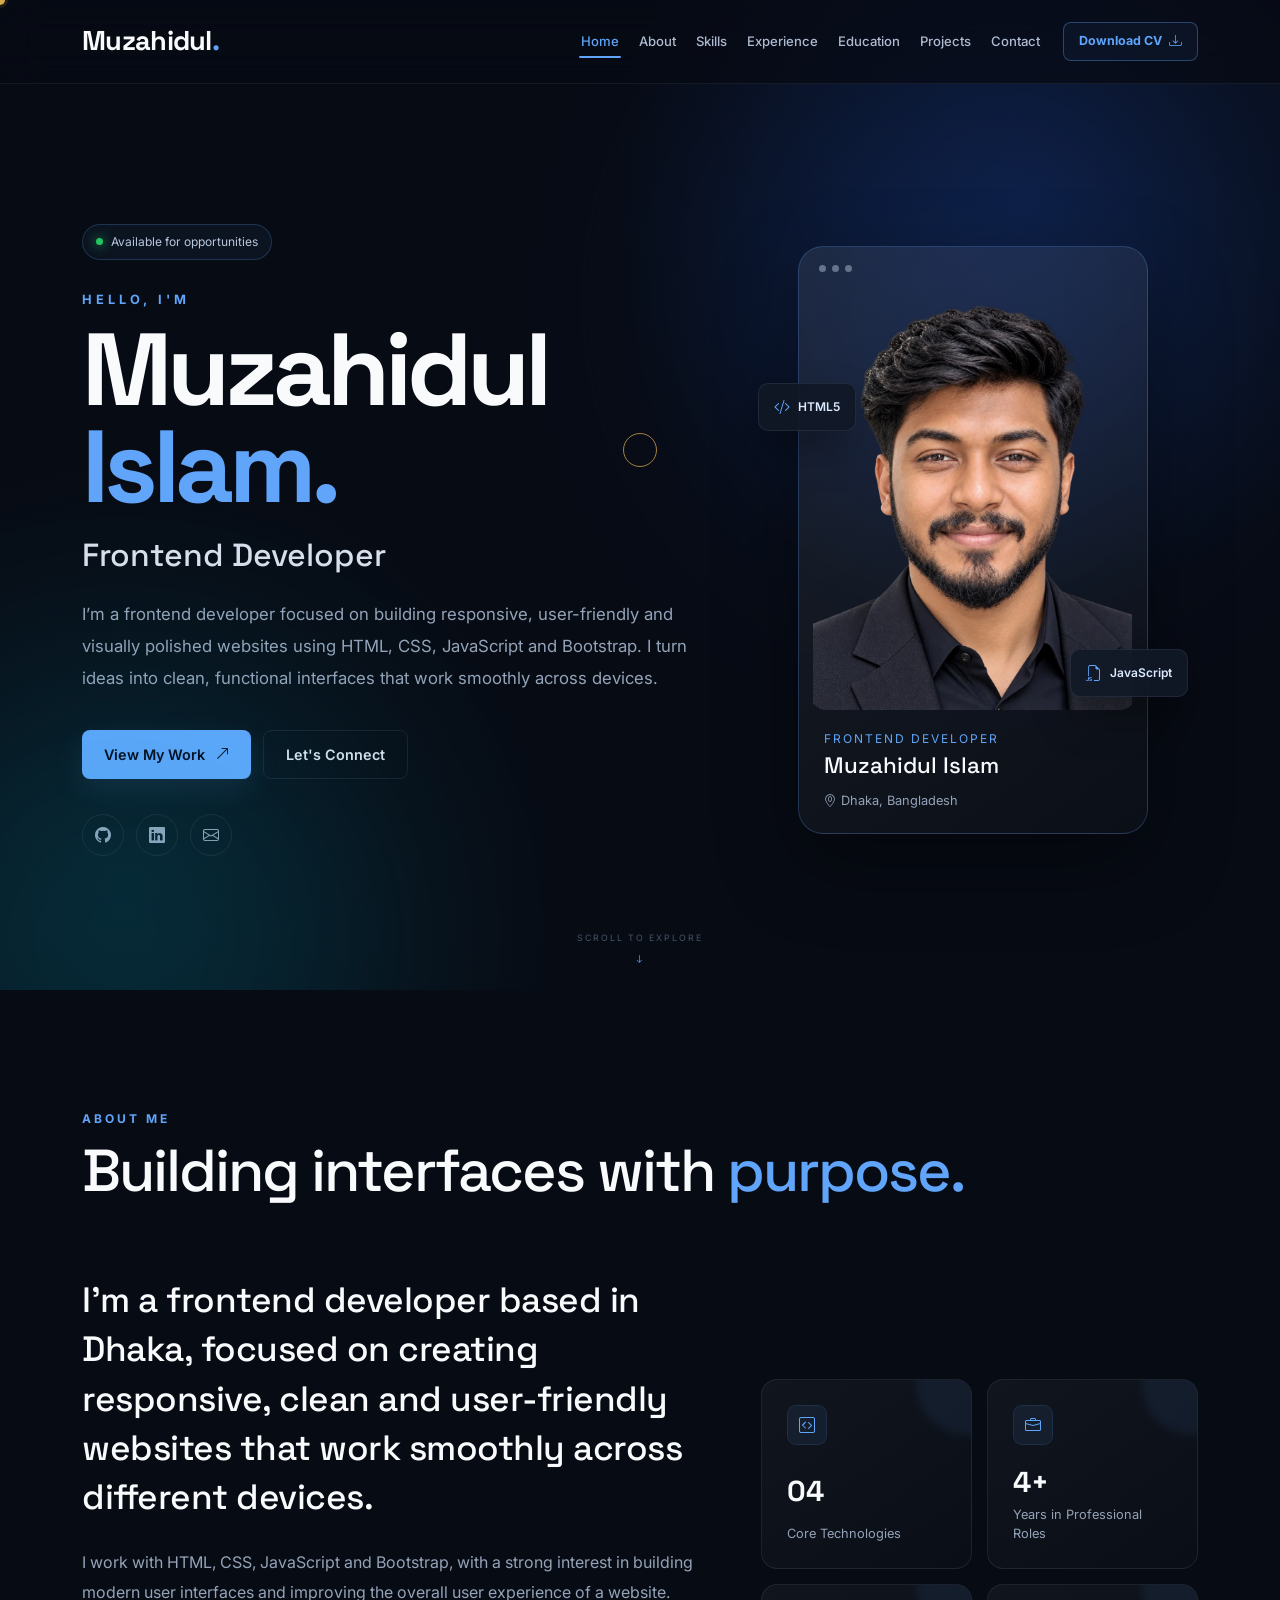
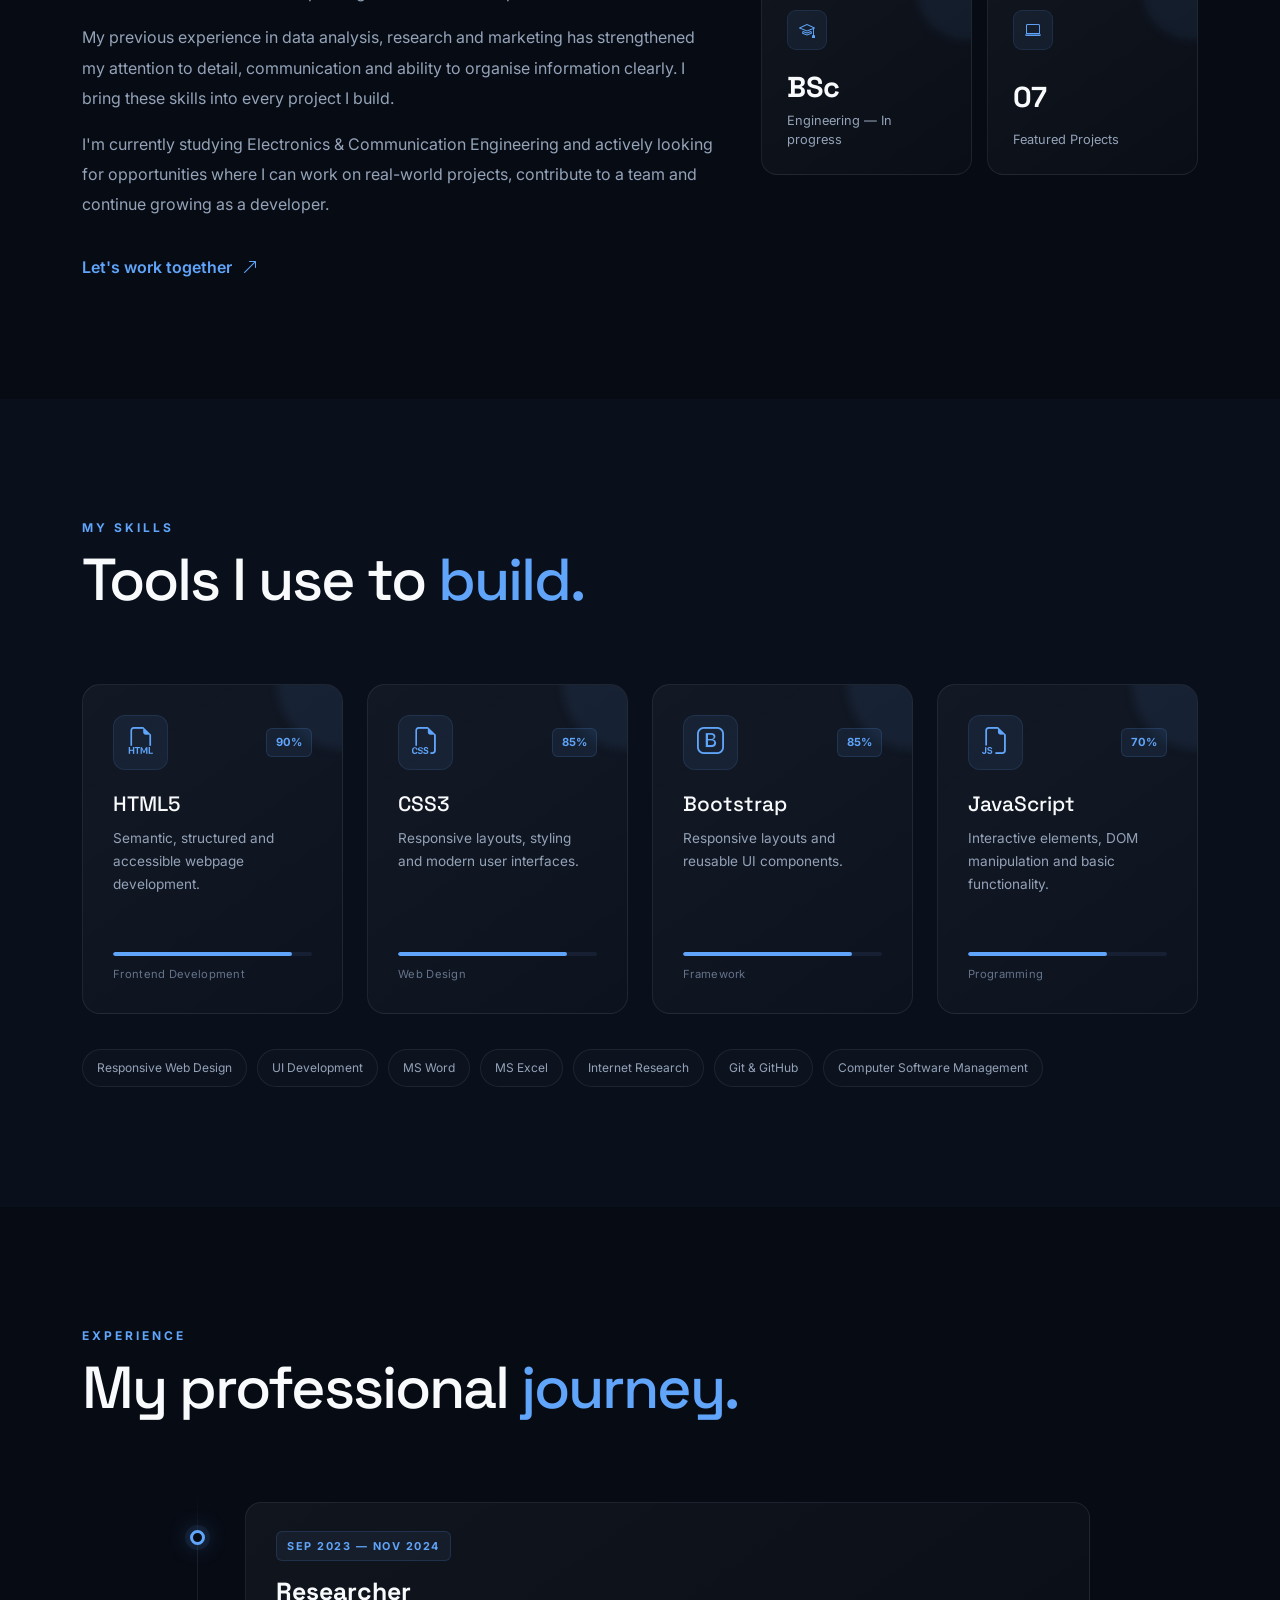
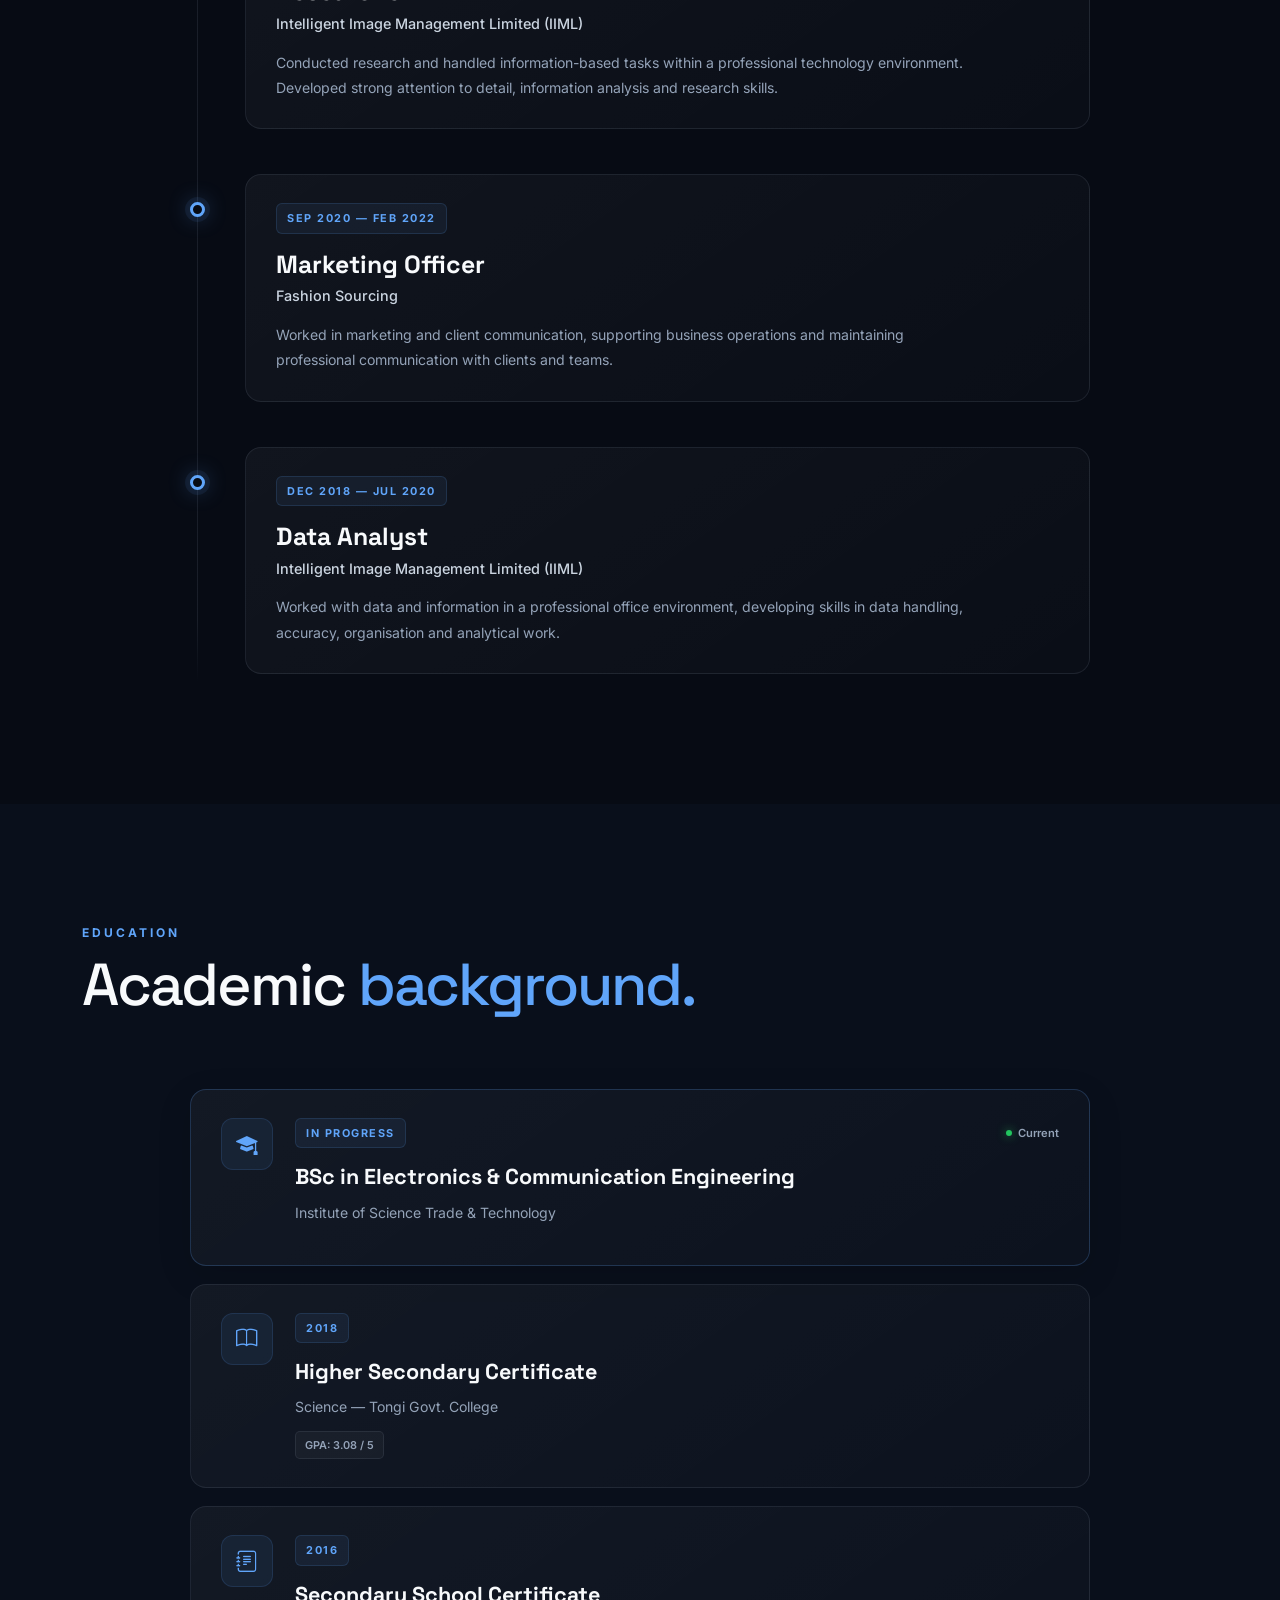
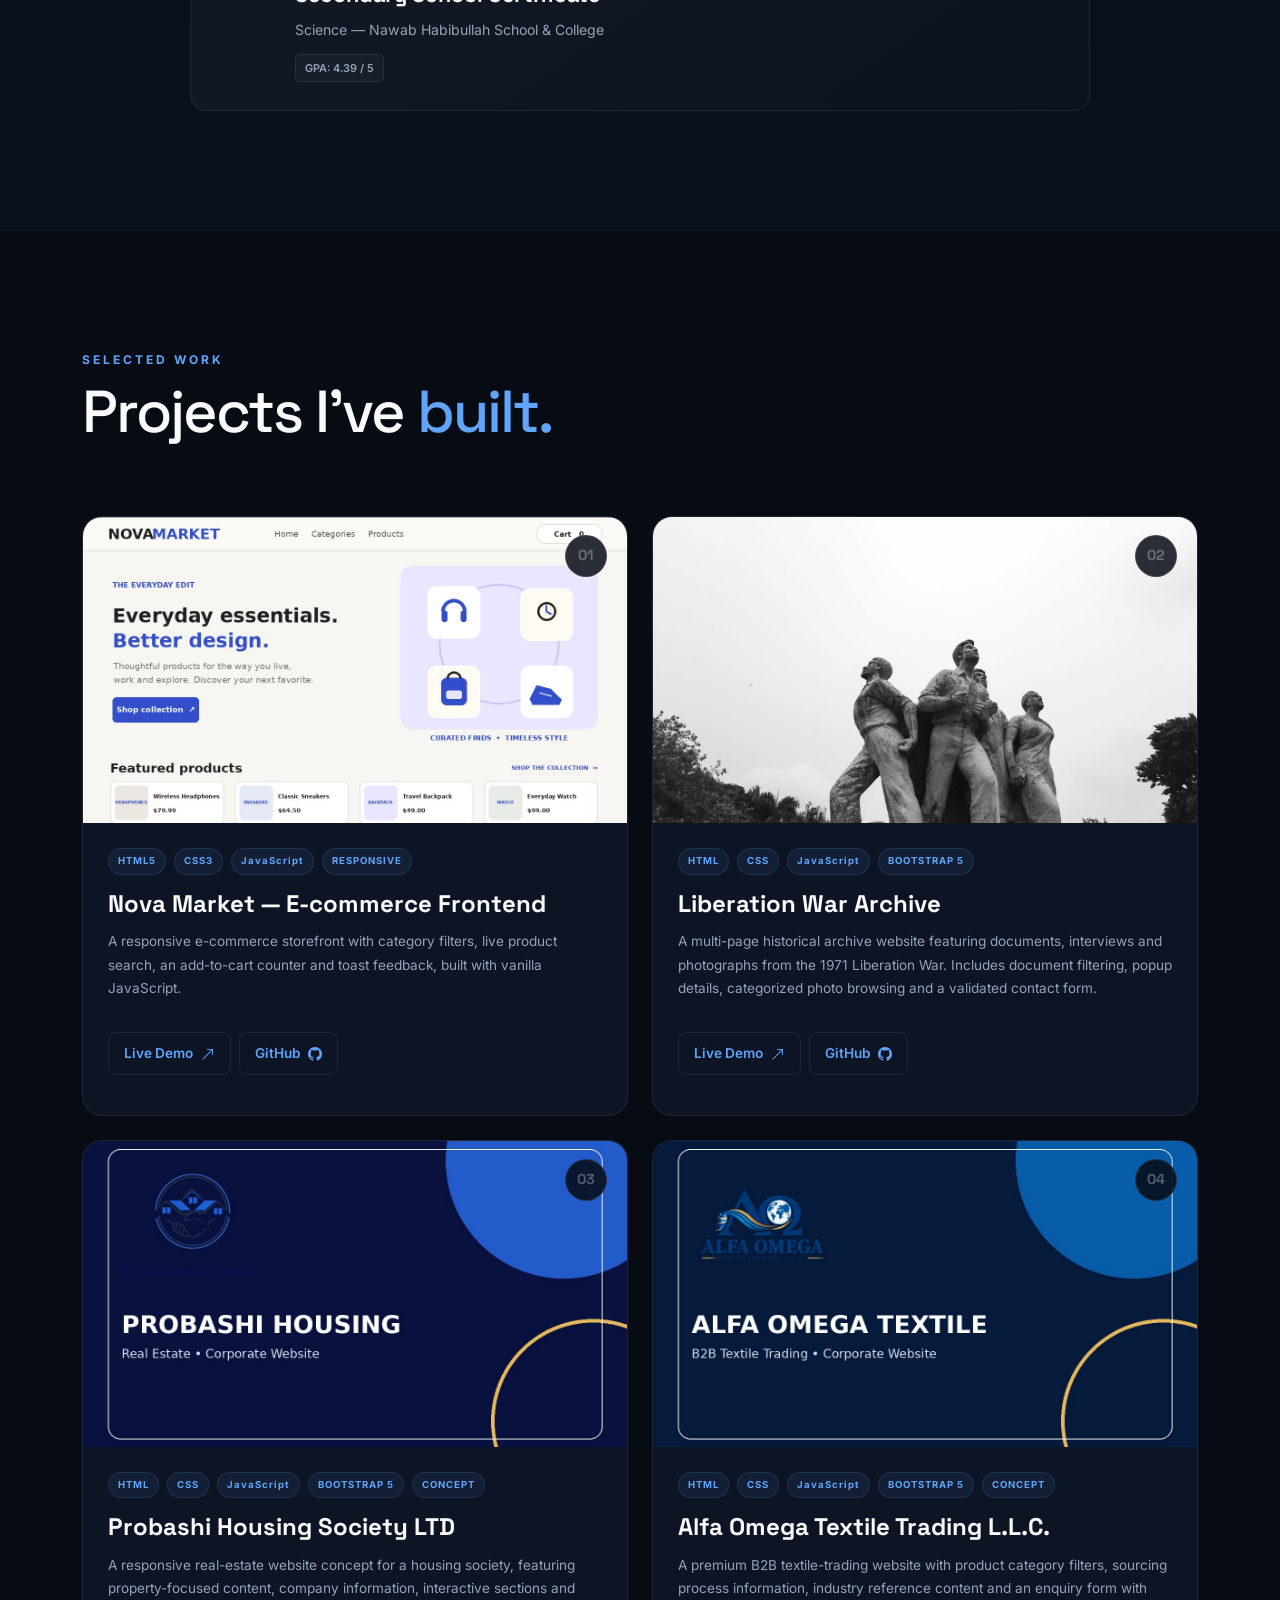
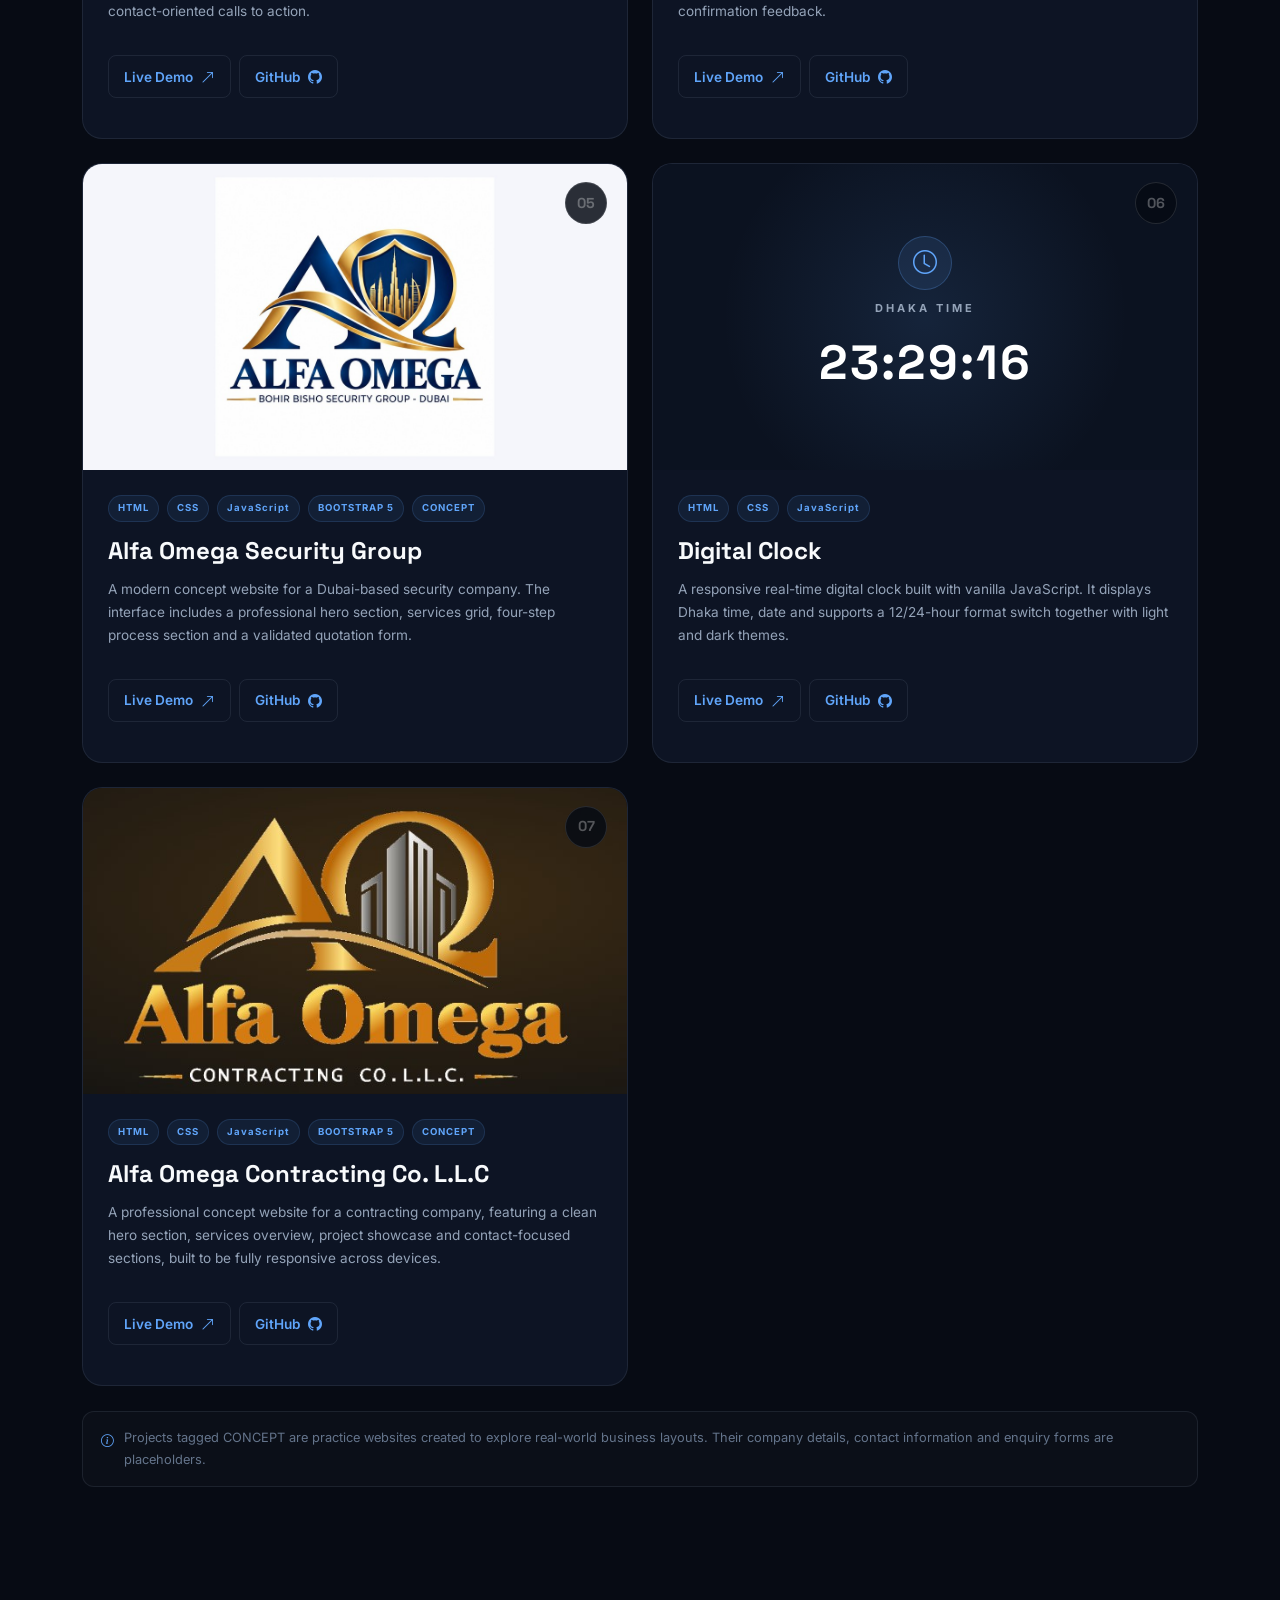
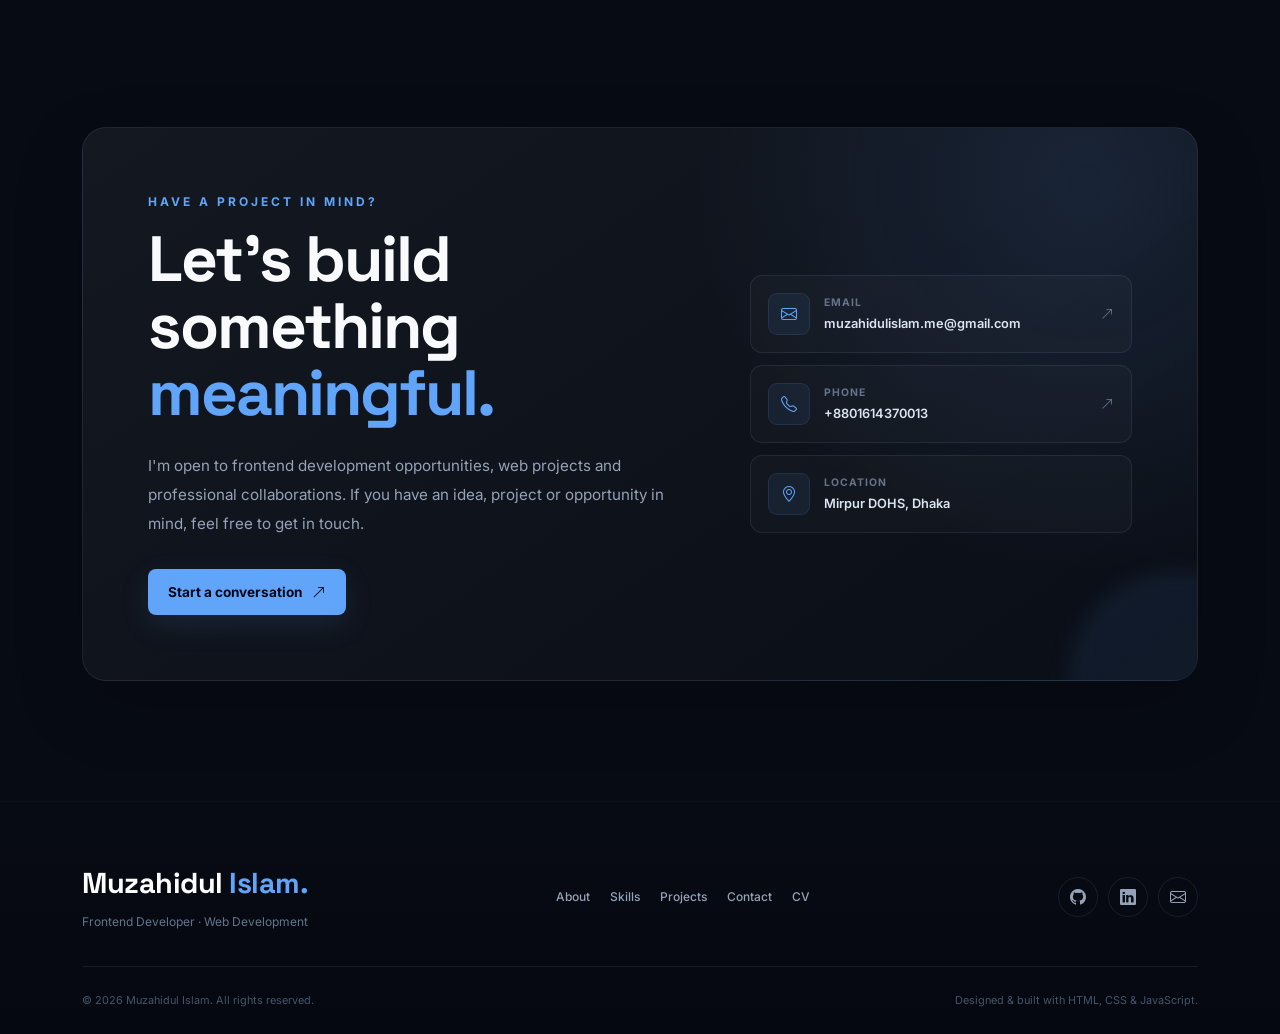
<file: index.html>
<!DOCTYPE html>
<html lang="en">

<head>
    <meta charset="UTF-8">
    <meta name="viewport" content="width=device-width, initial-scale=1.0">

    <meta name="description"
        content="Muzahidul Islam - Frontend Developer and Web Development professional from Dhaka, Bangladesh.">

    <meta name="author" content="Muzahidul Islam">
    <meta name="theme-color" content="#070b14">

    <!-- Open Graph -->
    <meta property="og:title" content="Muzahidul Islam | Frontend Developer">
    <meta property="og:description"
        content="Responsive, user-friendly websites built with HTML, CSS, JavaScript and Bootstrap.">
    <meta property="og:type" content="website">
    <meta property="og:url" content="https://muzahidulislam-shishir.github.io/">
<meta property="og:image" content="https://muzahidulislam-shishir.github.io/assets/images/og-image.jpg">
    <meta property="og:image:width" content="1200">
    <meta property="og:image:height" content="630">
    <meta property="og:image:alt" content="Muzahidul Islam, Frontend Developer">
    <meta name="twitter:card" content="summary_large_image">
    <meta name="twitter:image" content="https://muzahidulislam-shishir.github.io/assets/images/og-image.jpg">
    <link rel="canonical" href="https://muzahidulislam-shishir.github.io/">

    <!-- Favicon -->
    <link rel="icon"
        href="data:image/svg+xml,%3Csvg xmlns='http://www.w3.org/2000/svg' viewBox='0 0 100 100'%3E%3Crect width='100' height='100' rx='22' fill='%23070b14'/%3E%3Ctext x='50' y='68' font-size='58' font-family='Arial' font-weight='700' text-anchor='middle' fill='%2360a5fa'%3EM%3C/text%3E%3C/svg%3E">

    <title>Muzahidul Islam | Frontend Developer</title>

    <!-- Google Fonts -->
    <link rel="preconnect" href="https://fonts.googleapis.com">
    <link rel="preconnect" href="https://fonts.gstatic.com" crossorigin>

    <link
        href="https://fonts.googleapis.com/css2?family=Inter:wght@400;500;600;700;800&family=Space+Grotesk:wght@400;500;600;700&display=swap"
        rel="stylesheet">

    <!-- Bootstrap -->
    <link href="https://cdn.jsdelivr.net/npm/bootstrap@5.3.3/dist/css/bootstrap.min.css" rel="stylesheet">

    <!-- Bootstrap Icons -->
    <link rel="stylesheet" href="https://cdn.jsdelivr.net/npm/bootstrap-icons@1.11.3/font/bootstrap-icons.min.css">

    <!-- Custom CSS -->
    <link rel="stylesheet" href="assets/css/style.css">
</head>

<body>

    <a class="skip-link" href="#about">Skip to content</a>


    <!-- ================= NAVBAR ================= -->

<nav class="navbar navbar-expand-lg fixed-top">

    <div class="container">

        <a class="navbar-brand" href="#home">
            Muzahidul<span>.</span>
        </a>


        <!-- MOBILE MENU BUTTON -->

        <button
            class="navbar-toggler"
            type="button"
            data-bs-toggle="collapse"
            data-bs-target="#mainNav"
            aria-controls="mainNav"
            aria-expanded="false"
            aria-label="Toggle navigation"
        >

            <span class="navbar-toggler-icon"></span>

        </button>


        <!-- NAVIGATION -->

        <div class="collapse navbar-collapse" id="mainNav">

            <ul class="navbar-nav ms-auto align-items-lg-center gap-lg-3">


                <li class="nav-item">
                    <a class="nav-link active" href="#home">
                        Home
                    </a>
                </li>


                <li class="nav-item">
                    <a class="nav-link" href="#about">
                        About
                    </a>
                </li>


                <li class="nav-item">
                    <a class="nav-link" href="#skills">
                        Skills
                    </a>
                </li>


                <li class="nav-item">
                    <a class="nav-link" href="#experience">
                        Experience
                    </a>
                </li>


                <li class="nav-item">
                    <a class="nav-link" href="#education">
                        Education
                    </a>
                </li>


                <li class="nav-item">
                    <a class="nav-link" href="#projects">
                        Projects
                    </a>
                </li>


                <li class="nav-item">
                    <a class="nav-link" href="#contact">
                        Contact
                    </a>
                </li>


                <!-- CV BUTTON -->

                <li class="nav-item">

                    <a
                        href="assets/Muzahidul_Islam_CV.pdf"
                        class="nav-btn"
                        target="_blank"
                        rel="noopener noreferrer"
                    >
                        Download CV
                        <i class="bi bi-download"></i>
                    </a>

                </li>


            </ul>

        </div>

    </div>

</nav>

<main id="main">



    <!-- ================= HERO ================= -->

    <section id="home" class="hero-section">

        <div class="hero-glow glow-one"></div>
        <div class="hero-glow glow-two"></div>

        <div class="container">

            <div class="row align-items-center min-vh-100">

                <!-- LEFT -->

                <div class="col-lg-7">

                    <div class="availability">
                        <span class="status-dot"></span>
                        Available for opportunities
                    </div>

                    <p class="hero-small">
                        HELLO, I'M
                    </p>

                    <h1 class="hero-title">
                        Muzahidul
                        <span>Islam.</span>
                    </h1>

                    <h2 class="hero-role">
                        Frontend Developer
                    </h2>

                    <p class="hero-description">
                        I’m a frontend developer focused on building responsive,
                        user-friendly and visually polished websites using HTML,
                        CSS, JavaScript and Bootstrap. I turn ideas into clean,
                        functional interfaces that work smoothly across devices.
                    </p>

                    <div class="hero-buttons">

                        <a href="#projects" class="btn-main">
                            View My Work
                            <i class="bi bi-arrow-up-right"></i>
                        </a>

                        <a href="#contact" class="btn-outline">
                            Let's Connect
                        </a>

                    </div>

                    <div class="hero-social">

                        <a href="https://github.com/muzahidulislam-shishir" target="_blank" rel="noopener noreferrer"
                            aria-label="GitHub">
                            <i class="bi bi-github"></i>
                        </a>

                        <a href="https://www.linkedin.com/in/muzahidul-islam-547a77440" target="_blank"
                            rel="noopener noreferrer" aria-label="LinkedIn">
                            <i class="bi bi-linkedin"></i>
                        </a>

                        <a href="mailto:muzahidulislam.me@gmail.com" aria-label="Email">
                            <i class="bi bi-envelope"></i>
                        </a>

                    </div>

                </div>


                <!-- RIGHT -->

                <div class="col-lg-5">

                    <div class="profile-wrapper">

                        <div class="profile-card">

                            <div class="profile-top">
                                <span></span>
                                <span></span>
                                <span></span>
                            </div>

                            <div class="profile-image">

                                <img src="assets/images/profile.webp" alt="Muzahidul Islam, Frontend Developer" width="900" height="1211" fetchpriority="high" decoding="async">

                            </div>

                            <div class="profile-info">

                                <p>Frontend Developer</p>

                                <h3>Muzahidul Islam</h3>

                                <span>
                                    <i class="bi bi-geo-alt"></i>
                                    Dhaka, Bangladesh
                                </span>

                            </div>

                        </div>


                        <div class="floating-card card-html">

                            <i class="bi bi-code-slash"></i>
                            <span>HTML5</span>

                        </div>


                        <div class="floating-card card-js">

                            <i class="bi bi-filetype-js"></i>
                            <span>JavaScript</span>

                        </div>

                    </div>

                </div>

            </div>

        </div>


        <div class="scroll-indicator">

            <span>SCROLL TO EXPLORE</span>

            <i class="bi bi-arrow-down"></i>

        </div>

    </section>



    <!-- ================= ABOUT ================= -->

<section id="about" class="section-padding">

    <div class="container">

        <div class="section-heading">

            <div>

                <p class="section-label">
                    ABOUT ME
                </p>

                <h2>
                    Building interfaces with
                    <span>purpose.</span>
                </h2>

            </div>

        </div>


        <div class="row gy-5 gx-lg-5 align-items-center">

            <!-- ABOUT CONTENT -->

            <div class="col-lg-7">

                <p class="about-large">
                    I'm a frontend developer based in Dhaka, focused on
                    creating responsive, clean and user-friendly websites
                    that work smoothly across different devices.
                </p>

                <p class="about-text">
                    I work with HTML, CSS, JavaScript and Bootstrap, with a
                    strong interest in building modern user interfaces and
                    improving the overall user experience of a website.
                </p>

                <p class="about-text">
                    My previous experience in data analysis, research and
                    marketing has strengthened my attention to detail,
                    communication and ability to organise information
                    clearly. I bring these skills into every project I build.
                </p>

                <p class="about-text">
                    I'm currently studying Electronics &amp; Communication
                    Engineering and actively looking for opportunities where
                    I can work on real-world projects, contribute to a team
                    and continue growing as a developer.
                </p>

                <a href="#contact" class="text-link">
                    Let's work together
                    <i class="bi bi-arrow-up-right"></i>
                </a>

            </div>


            <!-- STATS -->

            <div class="col-lg-5">

                <div class="stats-grid">

                    <div class="stat-card">

                        <span class="stat-icon">
                            <i class="bi bi-code-square"></i>
                        </span>

                        <h3>04</h3>

                        <p>
                            Core Technologies
                        </p>

                    </div>


                    <div class="stat-card">

                        <span class="stat-icon">
                            <i class="bi bi-briefcase"></i>
                        </span>

                        <h3>4+</h3>

                        <p>
                            Years in Professional Roles
                        </p>

                    </div>


                    <div class="stat-card">

                        <span class="stat-icon">
                            <i class="bi bi-mortarboard"></i>
                        </span>

                        <h3>BSc</h3>

                        <p>
                            Engineering — In progress
                        </p>

                    </div>


                    <div class="stat-card">

                        <span class="stat-icon">
                            <i class="bi bi-laptop"></i>
                        </span>

                        <h3>07</h3>

                        <p>
                            Featured Projects
                        </p>

                    </div>

                </div>

            </div>

        </div>

    </div>

</section>



    <!-- ================= SKILLS ================= -->

<section id="skills" class="section-padding dark-section">

    <div class="container">

        <div class="section-heading">

            <div>

                <p class="section-label">
                    MY SKILLS
                </p>

                <h2>
                    Tools I use to
                    <span>build.</span>
                </h2>

            </div>

        </div>


        <div class="row g-4">


            <!-- HTML -->

            <div class="col-md-6 col-lg-3">

                <div class="skill-card">

                    <div class="skill-top">

                        <div class="skill-icon html-icon">
                            <i class="bi bi-filetype-html"></i>
                        </div>

                        <span class="skill-level">
                            90%
                        </span>

                    </div>

                    <h3>HTML5</h3>

                    <p>
                        Semantic, structured and accessible webpage
                        development.
                    </p>

                    <div class="skill-line">
                        <span style="width: 90%;"></span>
                    </div>

                    <small>
                        Frontend Development
                    </small>

                </div>

            </div>


            <!-- CSS -->

            <div class="col-md-6 col-lg-3">

                <div class="skill-card">

                    <div class="skill-top">

                        <div class="skill-icon css-icon">
                            <i class="bi bi-filetype-css"></i>
                        </div>

                        <span class="skill-level">
                            85%
                        </span>

                    </div>

                    <h3>CSS3</h3>

                    <p>
                        Responsive layouts, styling and modern user
                        interfaces.
                    </p>

                    <div class="skill-line">
                        <span style="width: 85%;"></span>
                    </div>

                    <small>
                        Web Design
                    </small>

                </div>

            </div>


            <!-- Bootstrap -->

            <div class="col-md-6 col-lg-3">

                <div class="skill-card">

                    <div class="skill-top">

                        <div class="skill-icon bootstrap-icon">
                            <i class="bi bi-bootstrap"></i>
                        </div>

                        <span class="skill-level">
                            85%
                        </span>

                    </div>

                    <h3>Bootstrap</h3>

                    <p>
                        Responsive layouts and reusable UI components.
                    </p>

                    <div class="skill-line">
                        <span style="width: 85%;"></span>
                    </div>

                    <small>
                        Framework
                    </small>

                </div>

            </div>


            <!-- JavaScript -->

            <div class="col-md-6 col-lg-3">

                <div class="skill-card">

                    <div class="skill-top">

                        <div class="skill-icon js-icon">
                            <i class="bi bi-filetype-js"></i>
                        </div>

                        <span class="skill-level">
                            70%
                        </span>

                    </div>

                    <h3>JavaScript</h3>

                    <p>
                        Interactive elements, DOM manipulation and
                        basic functionality.
                    </p>

                    <div class="skill-line">
                        <span style="width: 70%;"></span>
                    </div>

                    <small>
                        Programming
                    </small>

                </div>

            </div>

        </div>


        <!-- ADDITIONAL SKILLS -->

        <div class="additional-skills">

            <span>Responsive Web Design</span>

            <span>UI Development</span>

            <span>MS Word</span>

            <span>MS Excel</span>

            <span>Internet Research</span>

            <span>Git &amp; GitHub</span>

            <span>Computer Software Management</span>

        </div>

    </div>

</section>



    <!-- ================= EXPERIENCE ================= -->

<section id="experience" class="section-padding">

    <div class="container">

        <div class="section-heading">

            <div>

                <p class="section-label">
                    EXPERIENCE
                </p>

                <h2>
                    My professional
                    <span>journey.</span>
                </h2>

            </div>

        </div>


        <div class="timeline">


            <!-- EXPERIENCE 1 -->

            <div class="timeline-item">

                <div class="timeline-dot"></div>

                <div class="timeline-content">

                    <div class="timeline-date">
                        SEP 2023 — NOV 2024
                    </div>

                    <h3>
                        Researcher
                    </h3>

                    <h4>
                        Intelligent Image Management Limited (IIML)
                    </h4>

                    <p>
                        Conducted research and handled information-based
                        tasks within a professional technology environment.
                        Developed strong attention to detail, information
                        analysis and research skills.
                    </p>

                </div>

            </div>


            <!-- EXPERIENCE 2 -->

            <div class="timeline-item">

                <div class="timeline-dot"></div>

                <div class="timeline-content">

                    <div class="timeline-date">
                        SEP 2020 — FEB 2022
                    </div>

                    <h3>
                        Marketing Officer
                    </h3>

                    <h4>
                        Fashion Sourcing
                    </h4>

                    <p>
                        Worked in marketing and client communication,
                        supporting business operations and maintaining
                        professional communication with clients and teams.
                    </p>

                </div>

            </div>


            <!-- EXPERIENCE 3 -->

            <div class="timeline-item">

                <div class="timeline-dot"></div>

                <div class="timeline-content">

                    <div class="timeline-date">
                        DEC 2018 — JUL 2020
                    </div>

                    <h3>
                        Data Analyst
                    </h3>

                    <h4>
                        Intelligent Image Management Limited (IIML)
                    </h4>

                    <p>
                        Worked with data and information in a professional
                        office environment, developing skills in data
                        handling, accuracy, organisation and analytical work.
                    </p>

                </div>

            </div>


        </div>

    </div>

</section>


    <!-- ================= EDUCATION ================= -->

<section id="education" class="education-section section-padding dark-section">

    <div class="container">

        <div class="section-heading">

            <div>

                <p class="section-label">
                    EDUCATION
                </p>

                <h2>
                    Academic
                    <span>background.</span>
                </h2>

            </div>

        </div>


        <div class="education-list">


            <!-- BSC -->

            <div class="education-card current-education">

                <div class="education-icon">
                    <i class="bi bi-mortarboard-fill"></i>
                </div>

                <div class="education-main">

                    <div class="education-top">

                        <span class="education-year">
                            IN PROGRESS
                        </span>

                        <span class="education-status">
                            <span></span>
                            Current
                        </span>

                    </div>

                    <h3>
                        BSc in Electronics &amp; Communication Engineering
                    </h3>

                    <p>
                        Institute of Science Trade &amp; Technology
                    </p>

                </div>

            </div>


            <!-- HSC -->

            <div class="education-card">

                <div class="education-icon">
                    <i class="bi bi-book"></i>
                </div>

                <div class="education-main">

                    <div class="education-top">

                        <span class="education-year">
                            2018
                        </span>

                    </div>

                    <h3>
                        Higher Secondary Certificate
                    </h3>

                    <p>
                        Science — Tongi Govt. College
                    </p>

                    <span class="result">
                        GPA: 3.08 / 5
                    </span>

                </div>

            </div>


            <!-- SSC -->

            <div class="education-card">

                <div class="education-icon">
                    <i class="bi bi-journal-text"></i>
                </div>

                <div class="education-main">

                    <div class="education-top">

                        <span class="education-year">
                            2016
                        </span>

                    </div>

                    <h3>
                        Secondary School Certificate
                    </h3>

                    <p>
                        Science — Nawab Habibullah School &amp; College
                    </p>

                    <span class="result">
                        GPA: 4.39 / 5
                    </span>

                </div>

            </div>


        </div>

    </div>

</section>



    <!-- ================= PROJECTS ================= -->

    <section id="projects" class="section-padding">

        <div class="container">

            <div class="section-heading">

                <div>

                    <p class="section-label">
                        SELECTED WORK
                    </p>

                    <h2>
                        Projects I've
                        <span>built.</span>
                    </h2>

                </div>

            </div>


            <div class="row g-4">

                <!-- ================= PROJECT 01: NOVA MARKET — E-COMMERCE FRONTEND ================= -->
                <div class="col-lg-6">
                    <article class="project-card">
                        <div class="project-number">01</div>
                        <a class="project-thumb" href="https://muzahidulislam-shishir.github.io/nova-market/" target="_blank" rel="noopener noreferrer" tabindex="-1" aria-hidden="true">
                            <img src="assets/images/projects/thumb-nova-market.jpg" alt="Nova Market e-commerce storefront preview" width="1200" height="750" loading="lazy">
                        </a>
                        <div class="project-info">
                            <div class="project-tags"><span>HTML5</span><span>CSS3</span><span>JavaScript</span><span>RESPONSIVE</span></div>
                            <h3>Nova Market — E-commerce Frontend</h3>
                            <p>A responsive e-commerce storefront with category filters, live product search, an add-to-cart counter and toast feedback, built with vanilla JavaScript.</p>
                            <div class="project-buttons">
                                <a href="https://muzahidulislam-shishir.github.io/nova-market/" target="_blank" rel="noopener noreferrer" class="project-link">Live Demo <i class="bi bi-arrow-up-right"></i></a>
                                <a href="https://github.com/muzahidulislam-shishir/nova-market" target="_blank" rel="noopener noreferrer" class="project-link">GitHub <i class="bi bi-github"></i></a>
                            </div>
                        </div>
                    </article>
                </div>

                <!-- ================= PROJECT 02: LIBERATION WAR ARCHIVE ================= -->
                <div class="col-lg-6">
                    <article class="project-card">
                        <div class="project-number">02</div>
                        <a class="project-thumb" href="https://muzahidulislam-shishir.github.io/liberation-war-archive/" target="_blank" rel="noopener noreferrer" tabindex="-1" aria-hidden="true">
                            <img src="assets/images/projects/thumb-archive.jpg" alt="Liberation War Archive project preview" width="1200" height="750" loading="lazy">
                        </a>
                        <div class="project-info">
                            <div class="project-tags"><span>HTML</span><span>CSS</span><span>JavaScript</span><span>BOOTSTRAP 5</span></div>
                            <h3>Liberation War Archive</h3>
                            <p>A multi-page historical archive website featuring documents, interviews and photographs from the 1971 Liberation War. Includes document filtering, popup details, categorized photo browsing and a validated contact form.</p>
                            <div class="project-buttons">
                                <a href="https://muzahidulislam-shishir.github.io/liberation-war-archive/" target="_blank" rel="noopener noreferrer" class="project-link">Live Demo <i class="bi bi-arrow-up-right"></i></a>
                                <a href="https://github.com/muzahidulislam-shishir/muzahidulislam-shishir.github.io/tree/main/liberation-war-archive" target="_blank" rel="noopener noreferrer" class="project-link">GitHub <i class="bi bi-github"></i></a>
                            </div>
                        </div>
                    </article>
                </div>

                <!-- ================= PROJECT 03: PROBASHI HOUSING SOCIETY LTD ================= -->
                <div class="col-lg-6">
                    <article class="project-card">
                        <div class="project-number">03</div>
                        <a class="project-thumb" href="https://muzahidulislam-shishir.github.io/probashi-housing-society-ltd/" target="_blank" rel="noopener noreferrer" tabindex="-1" aria-hidden="true">
                            <img src="assets/images/projects/thumb-probashi.jpg" alt="Probashi Housing Society LTD project preview" width="1200" height="750" loading="lazy">
                        </a>
                        <div class="project-info">
                            <div class="project-tags"><span>HTML</span><span>CSS</span><span>JavaScript</span><span>BOOTSTRAP 5</span><span>CONCEPT</span></div>
                            <h3>Probashi Housing Society LTD</h3>
                            <p>A responsive real-estate website concept for a housing society, featuring property-focused content, company information, interactive sections and contact-oriented calls to action.</p>
                            <div class="project-buttons">
                                <a href="https://muzahidulislam-shishir.github.io/probashi-housing-society-ltd/" target="_blank" rel="noopener noreferrer" class="project-link">Live Demo <i class="bi bi-arrow-up-right"></i></a>
                                <a href="https://github.com/muzahidulislam-shishir/muzahidulislam-shishir.github.io/tree/main/probashi-housing-society-ltd" target="_blank" rel="noopener noreferrer" class="project-link">GitHub <i class="bi bi-github"></i></a>
                            </div>
                        </div>
                    </article>
                </div>

                <!-- ================= PROJECT 04: ALFA OMEGA TEXTILE TRADING L.L.C. ================= -->
                <div class="col-lg-6">
                    <article class="project-card">
                        <div class="project-number">04</div>
                        <a class="project-thumb" href="https://muzahidulislam-shishir.github.io/alfa-omega-textile/" target="_blank" rel="noopener noreferrer" tabindex="-1" aria-hidden="true">
                            <img src="assets/images/projects/thumb-textile.jpg" alt="Alfa Omega Textile Trading L.L.C. project preview" width="1200" height="750" loading="lazy">
                        </a>
                        <div class="project-info">
                            <div class="project-tags"><span>HTML</span><span>CSS</span><span>JavaScript</span><span>BOOTSTRAP 5</span><span>CONCEPT</span></div>
                            <h3>Alfa Omega Textile Trading L.L.C.</h3>
                            <p>A premium B2B textile-trading website with product category filters, sourcing process information, industry reference content and an enquiry form with confirmation feedback.</p>
                            <div class="project-buttons">
                                <a href="https://muzahidulislam-shishir.github.io/alfa-omega-textile/" target="_blank" rel="noopener noreferrer" class="project-link">Live Demo <i class="bi bi-arrow-up-right"></i></a>
                                <a href="https://github.com/muzahidulislam-shishir/muzahidulislam-shishir.github.io/tree/main/alfa-omega-textile" target="_blank" rel="noopener noreferrer" class="project-link">GitHub <i class="bi bi-github"></i></a>
                            </div>
                        </div>
                    </article>
                </div>

                <!-- ================= PROJECT 05: ALFA OMEGA SECURITY GROUP ================= -->
                <div class="col-lg-6">
                    <article class="project-card">
                        <div class="project-number">05</div>
                        <a class="project-thumb" href="https://muzahidulislam-shishir.github.io/alfa-omega-security/" target="_blank" rel="noopener noreferrer" tabindex="-1" aria-hidden="true">
                            <img src="assets/images/projects/thumb-security.jpg" alt="Alfa Omega Security Group project preview" width="1200" height="750" loading="lazy">
                        </a>
                        <div class="project-info">
                            <div class="project-tags"><span>HTML</span><span>CSS</span><span>JavaScript</span><span>BOOTSTRAP 5</span><span>CONCEPT</span></div>
                            <h3>Alfa Omega Security Group</h3>
                            <p>A modern concept website for a Dubai-based security company. The interface includes a professional hero section, services grid, four-step process section and a validated quotation form.</p>
                            <div class="project-buttons">
                                <a href="https://muzahidulislam-shishir.github.io/alfa-omega-security/" target="_blank" rel="noopener noreferrer" class="project-link">Live Demo <i class="bi bi-arrow-up-right"></i></a>
                                <a href="https://github.com/muzahidulislam-shishir/muzahidulislam-shishir.github.io/tree/main/alfa-omega-security" target="_blank" rel="noopener noreferrer" class="project-link">GitHub <i class="bi bi-github"></i></a>
                            </div>
                        </div>
                    </article>
                </div>

                <!-- ================= PROJECT 06: DIGITAL CLOCK ================= -->
                <div class="col-lg-6">
                    <article class="project-card">
                        <div class="project-number">06</div>
                        <a class="project-thumb thumb-clock" href="https://muzahidulislam-shishir.github.io/digital-clock/" target="_blank" rel="noopener noreferrer" tabindex="-1" aria-hidden="true">
                            <div class="clock-preview">
                                <div class="clock-icon"><i class="bi bi-clock"></i></div>
                                <div class="clock-text">DHAKA TIME</div>
                                <div class="clock-time" id="previewClock">12:45:30</div>
                            </div>
                        </a>
                        <div class="project-info">
                            <div class="project-tags"><span>HTML</span><span>CSS</span><span>JavaScript</span></div>
                            <h3>Digital Clock</h3>
                            <p>A responsive real-time digital clock built with vanilla JavaScript. It displays Dhaka time, date and supports a 12/24-hour format switch together with light and dark themes.</p>
                            <div class="project-buttons">
                                <a href="https://muzahidulislam-shishir.github.io/digital-clock/" target="_blank" rel="noopener noreferrer" class="project-link">Live Demo <i class="bi bi-arrow-up-right"></i></a>
                                <a href="https://github.com/muzahidulislam-shishir/muzahidulislam-shishir.github.io/tree/main/digital-clock" target="_blank" rel="noopener noreferrer" class="project-link">GitHub <i class="bi bi-github"></i></a>
                            </div>
                        </div>
                    </article>
                </div>

                                <!-- ================= PROJECT 07: ALFA OMEGA CONTRACTING CO. L.L.C ================= -->
                <div class="col-lg-6">
                    <article class="project-card">
                        <div class="project-number">07</div>
                        <a class="project-thumb" href="https://muzahidulislam-shishir.github.io/alfa-omega-contracting/" target="_blank" rel="noopener noreferrer" tabindex="-1" aria-hidden="true">
                            <img src="assets/images/projects/thumb-contracting.jpg" alt="Alfa Omega Contracting Co. L.L.C project preview" width="1200" height="750" loading="lazy">
                        </a>
                        <div class="project-info">
                            <div class="project-tags"><span>HTML</span><span>CSS</span><span>JavaScript</span><span>BOOTSTRAP 5</span><span>CONCEPT</span></div>
                            <h3>Alfa Omega Contracting Co. L.L.C</h3>
                            <p>A professional concept website for a contracting company, featuring a clean hero section, services overview, project showcase and contact-focused sections, built to be fully responsive across devices.</p>
                            <div class="project-buttons">
                                <a href="https://muzahidulislam-shishir.github.io/alfa-omega-contracting/" target="_blank" rel="noopener noreferrer" class="project-link">Live Demo <i class="bi bi-arrow-up-right"></i></a>
                                <a href="https://github.com/muzahidulislam-shishir/muzahidulislam-shishir.github.io/tree/main/alfa-omega-contracting" target="_blank" rel="noopener noreferrer" class="project-link">GitHub <i class="bi bi-github"></i></a>
                            </div>
                        </div>
                    </article>
                </div>

            </div>

            <div class="project-note">

                <i class="bi bi-info-circle"></i>

                <span>
                    Projects tagged CONCEPT are practice websites created to explore real-world business layouts. Their company details, contact information and enquiry forms are placeholders.
                </span>

            </div>

        </div>

    </section>



    <!-- ================= CONTACT ================= -->

<section id="contact" class="contact-section section-padding">

    <div class="container">

        <div class="contact-box">

            <div class="row align-items-center gy-5 gx-lg-5">


                <!-- CONTACT INTRO -->

                <div class="col-lg-7">

                    <p class="section-label">
                        HAVE A PROJECT IN MIND?
                    </p>

                    <h2>
                        Let's build something
                        <span>meaningful.</span>
                    </h2>

                    <p class="contact-intro">
                        I'm open to frontend development opportunities,
                        web projects and professional collaborations.
                        If you have an idea, project or opportunity in mind,
                        feel free to get in touch.
                    </p>

                    <a
                        href="mailto:muzahidulislam.me@gmail.com"
                        class="contact-cta"
                    >
                        Start a conversation
                        <i class="bi bi-arrow-up-right"></i>
                    </a>

                </div>


                <!-- CONTACT DETAILS -->

                <div class="col-lg-5">

                    <div class="contact-details">


                        <!-- EMAIL -->

                        <a
                            href="mailto:muzahidulislam.me@gmail.com"
                            class="contact-item"
                        >

                            <span class="contact-icon">
                                <i class="bi bi-envelope"></i>
                            </span>

                            <div>

                                <small>
                                    Email
                                </small>

                                <strong>
                                    muzahidulislam.me@gmail.com
                                </strong>

                            </div>

                            <i class="bi bi-arrow-up-right contact-arrow"></i>

                        </a>


                        <!-- PHONE -->

                        <a
                            href="tel:+8801614370013"
                            class="contact-item"
                        >

                            <span class="contact-icon">
                                <i class="bi bi-telephone"></i>
                            </span>

                            <div>

                                <small>
                                    Phone
                                </small>

                                <strong>
                                    +8801614370013
                                </strong>

                            </div>

                            <i class="bi bi-arrow-up-right contact-arrow"></i>

                        </a>


                        <!-- LOCATION -->

                        <div class="contact-item">

                            <span class="contact-icon">
                                <i class="bi bi-geo-alt"></i>
                            </span>

                            <div>

                                <small>
                                    Location
                                </small>

                                <strong>
                                    Mirpur DOHS, Dhaka
                                </strong>

                            </div>

                        </div>


                    </div>

                </div>


            </div>

        </div>

    </div>

</section>



    <!-- ================= FOOTER ================= -->

</main>

<footer>

    <div class="container">

        <div class="footer-content">


            <!-- BRAND -->

            <div class="footer-brand">

                <a href="#home" class="footer-logo">
                    Muzahidul<span> Islam.</span>
                </a>

                <p>
                    Frontend Developer · Web Development
                </p>

            </div>


            <!-- QUICK LINKS -->

            <div class="footer-links">

                <a href="#about">
                    About
                </a>

                <a href="#skills">
                    Skills
                </a>

                <a href="#projects">
                    Projects
                </a>

                <a href="#contact">
                    Contact
                </a>

                <a
                    href="assets/Muzahidul_Islam_CV.pdf"
                    target="_blank"
                    rel="noopener noreferrer"
                >
                    CV
                </a>

            </div>


            <!-- SOCIAL -->

            <div class="footer-social">

                <a
                    href="https://github.com/muzahidulislam-shishir"
                    target="_blank"
                    rel="noopener noreferrer"
                    aria-label="GitHub"
                >
                    <i class="bi bi-github"></i>
                </a>


                <a
                    href="https://www.linkedin.com/in/muzahidul-islam-547a77440"
                    target="_blank"
                    rel="noopener noreferrer"
                    aria-label="LinkedIn"
                >
                    <i class="bi bi-linkedin"></i>
                </a>


                <a
                    href="mailto:muzahidulislam.me@gmail.com"
                    aria-label="Email"
                >
                    <i class="bi bi-envelope"></i>
                </a>

            </div>

        </div>


        <!-- FOOTER BOTTOM -->

        <div class="footer-bottom">

            <p>
                © <span id="year"></span>
                Muzahidul Islam. All rights reserved.
            </p>

            <p>
                Designed &amp; built with HTML, CSS &amp; JavaScript.
            </p>

        </div>

    </div>

</footer>


<!-- ================= BOOTSTRAP JS ================= -->

<script src="https://cdn.jsdelivr.net/npm/bootstrap@5.3.3/dist/js/bootstrap.bundle.min.js">
</script>


<!-- ================= CUSTOM JS ================= -->

<script src="assets/js/script.js"></script>

</body>

</html>
</file>
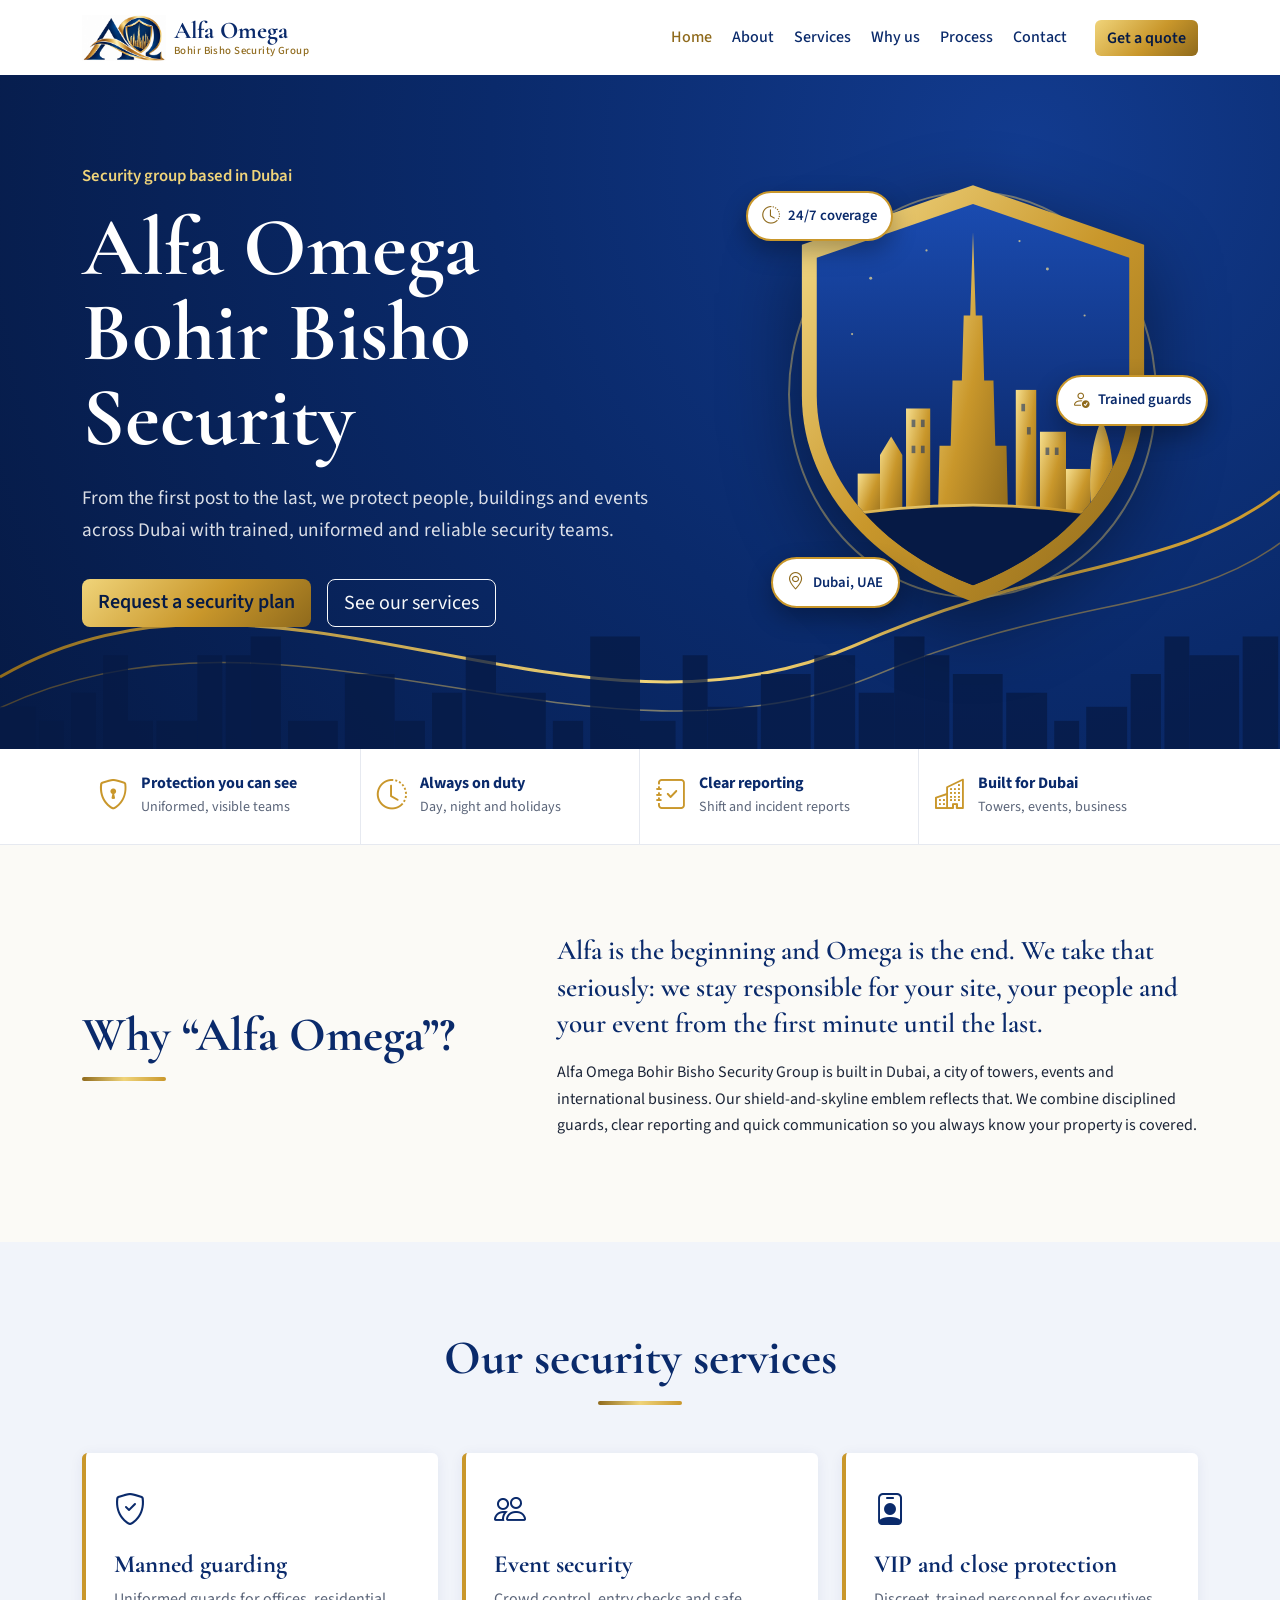
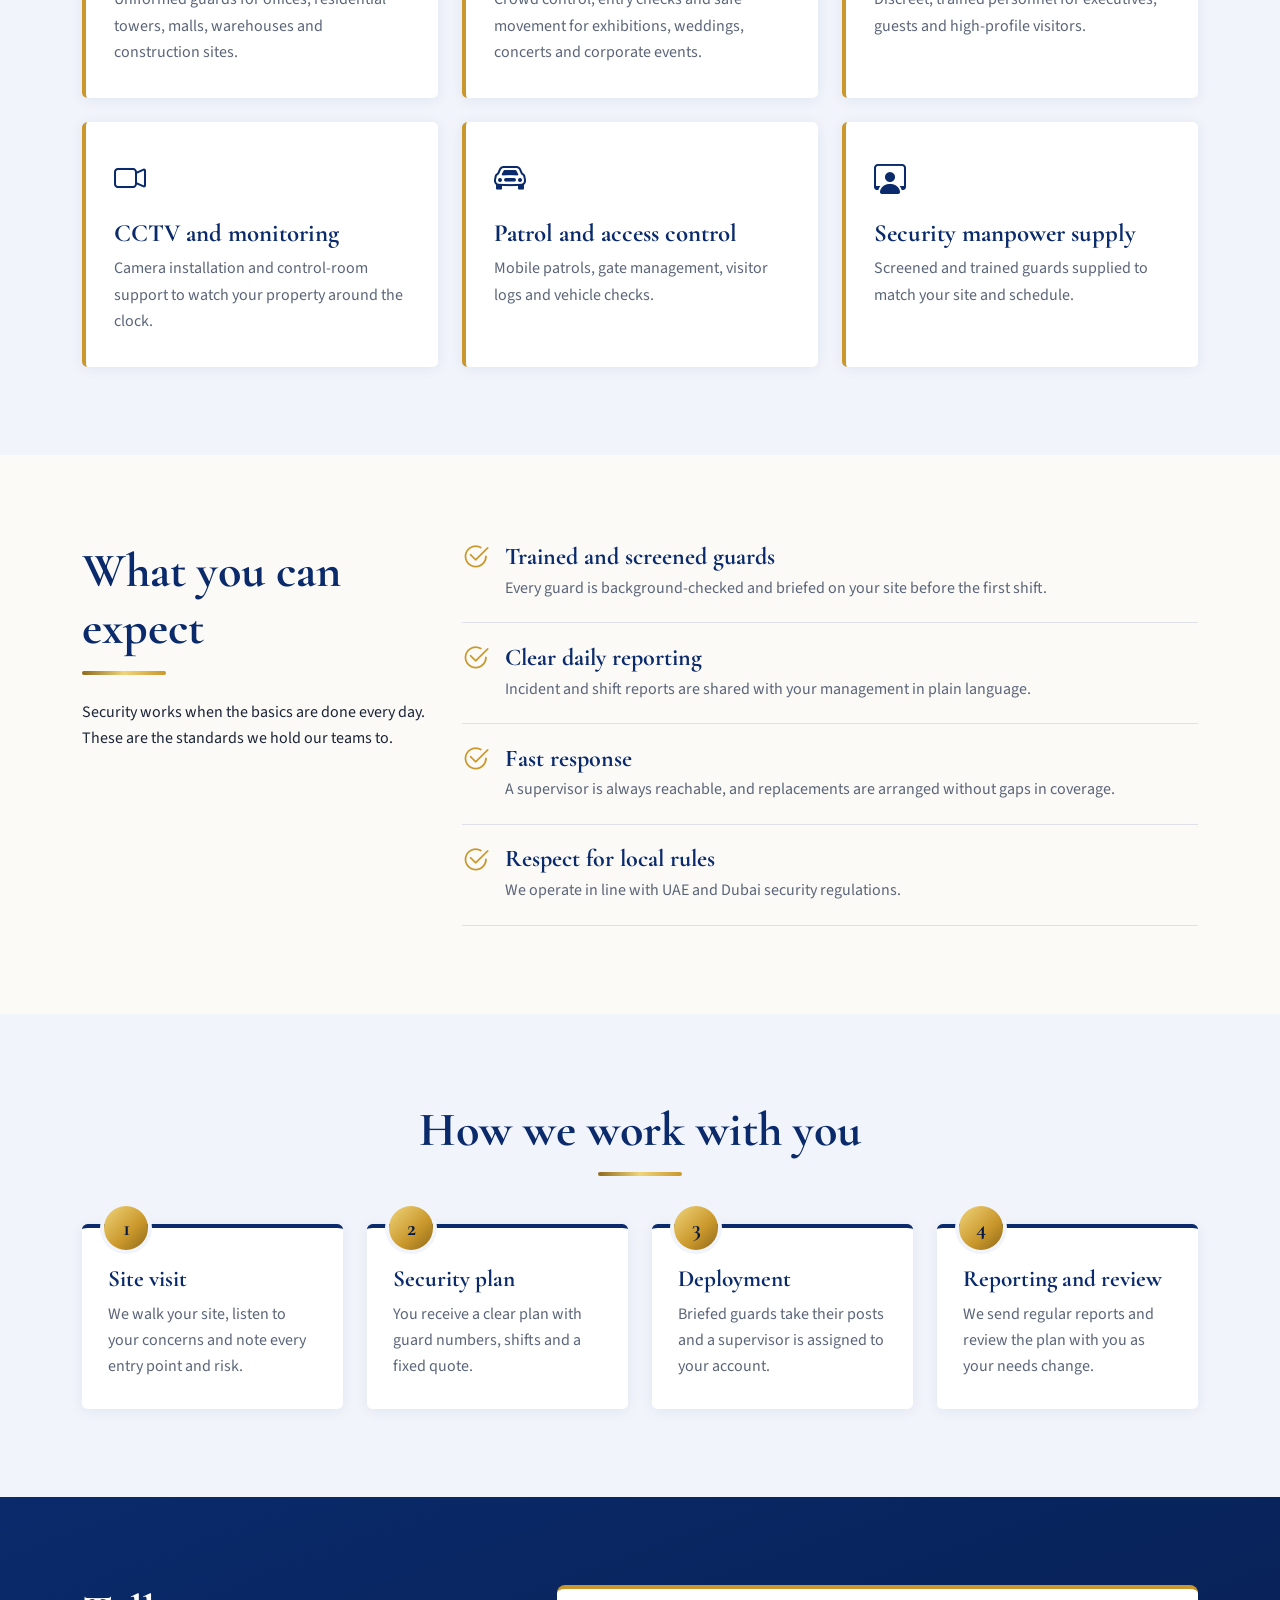
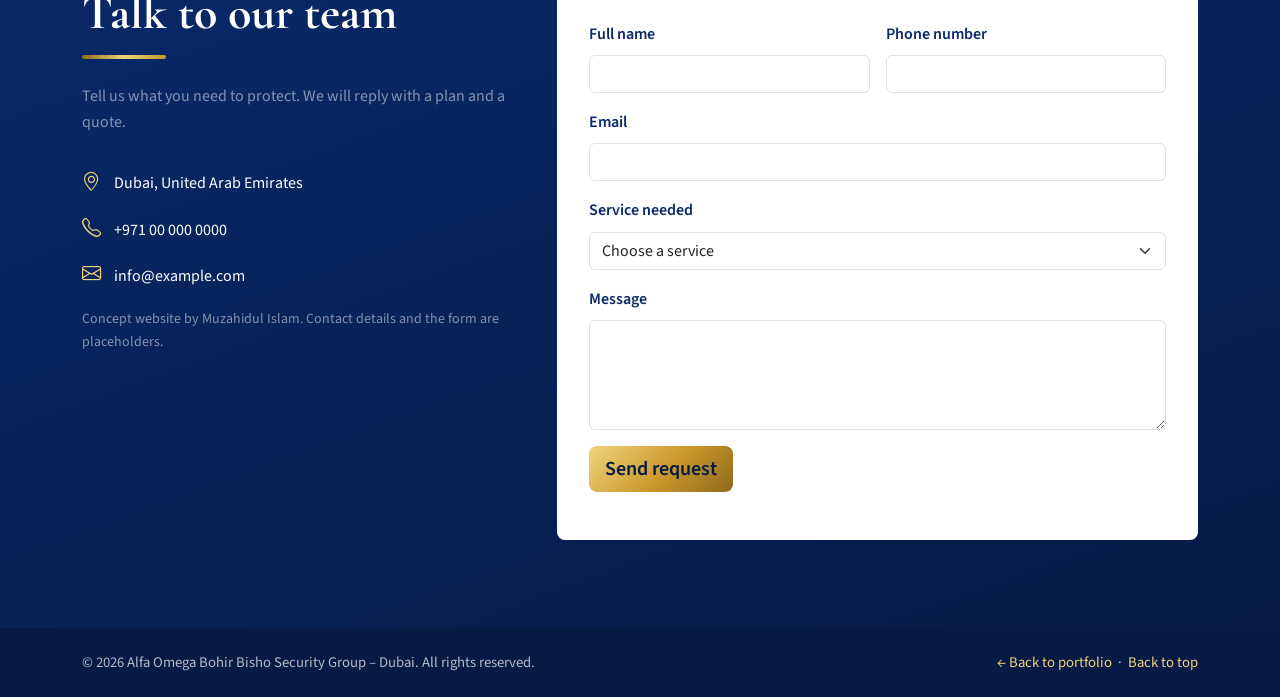
<file: alfa-omega-security/index.html>
<!DOCTYPE html>
<html lang="en">
<head>
  <meta charset="UTF-8">
  <meta name="viewport" content="width=device-width, initial-scale=1">
  <title>Alfa Omega Bohir Bisho Security Group – Dubai</title>
  <meta name="description" content="Alfa Omega Bohir Bisho Security Group – professional security services in Dubai, UAE.">
  <link rel="icon" type="image/png" href="images/favicon.png">

  <!-- Bootstrap 5 + Icons + Fonts (CDN) -->
  <link href="https://cdn.jsdelivr.net/npm/bootstrap@5.3.3/dist/css/bootstrap.min.css" rel="stylesheet">
  <link href="https://cdn.jsdelivr.net/npm/bootstrap-icons@1.11.3/font/bootstrap-icons.min.css" rel="stylesheet">
  <link href="https://fonts.googleapis.com/css2?family=Cormorant+Garamond:wght@600;700&family=Source+Sans+3:wght@400;500;600&display=swap" rel="stylesheet">

  <link href="style.css" rel="stylesheet">
</head>
<body>

  <!-- NAVBAR -->
  <nav class="navbar navbar-expand-lg fixed-top site-nav" id="mainNav">
    <div class="container">
      <a class="navbar-brand d-flex align-items-center gap-2" href="#home">
        <img src="images/logo-mark.png" alt="Alfa Omega logo" class="brand-mark">
        <span class="brand-text">Alfa Omega<small>Bohir Bisho Security Group</small></span>
      </a>
      <button class="navbar-toggler" type="button" data-bs-toggle="collapse" data-bs-target="#navMenu" aria-controls="navMenu" aria-expanded="false" aria-label="Toggle navigation">
        <span class="navbar-toggler-icon"></span>
      </button>
      <div class="collapse navbar-collapse" id="navMenu">
        <ul class="navbar-nav ms-auto align-items-lg-center gap-lg-1">
          <li class="nav-item"><a class="nav-link" href="#home">Home</a></li>
          <li class="nav-item"><a class="nav-link" href="#about">About</a></li>
          <li class="nav-item"><a class="nav-link" href="#services">Services</a></li>
          <li class="nav-item"><a class="nav-link" href="#why-us">Why us</a></li>
          <li class="nav-item"><a class="nav-link" href="#process">Process</a></li>
          <li class="nav-item"><a class="nav-link" href="#contact">Contact</a></li>
          <li class="nav-item ms-lg-3"><a class="btn btn-gold" href="#contact">Get a quote</a></li>
        </ul>
      </div>
    </div>
  </nav>

  <main>

  <!-- HERO -->
  <header class="hero" id="home">
    <svg class="hero-swoosh" viewBox="0 0 1440 400" preserveAspectRatio="none" aria-hidden="true">
      <path d="M0,330 C300,180 640,420 960,300 C1180,215 1320,230 1440,150" fill="none" stroke="url(#g)" stroke-width="3"/>
      <path d="M0,360 C320,230 660,440 980,330 C1200,250 1330,270 1440,200" fill="none" stroke="url(#g)" stroke-width="1.5" opacity=".5"/>
      <defs>
        <linearGradient id="g" x1="0" x2="1">
          <stop offset="0" stop-color="#8f6a1c"/><stop offset=".5" stop-color="#f0d47a"/><stop offset="1" stop-color="#c9972b"/>
        </linearGradient>
      </defs>
    </svg>
    <svg class="hero-skyline" viewBox="0 0 1440 160" preserveAspectRatio="none" aria-hidden="true"><g fill="#061a45" opacity=".75"><rect x="0" y="115" width="40" height="45"/><rect x="44" y="130" width="28" height="30"/><rect x="80" y="100" width="28" height="60"/><rect x="116" y="60" width="28" height="100"/><rect x="144" y="130" width="28" height="30"/><rect x="176" y="130" width="46" height="30"/><rect x="222" y="60" width="28" height="100"/><rect x="254" y="60" width="28" height="100"/><rect x="282" y="40" width="34" height="120"/><rect x="324" y="130" width="56" height="30"/><rect x="388" y="80" width="56" height="80"/><rect x="444" y="130" width="34" height="30"/><rect x="486" y="100" width="34" height="60"/><rect x="524" y="60" width="34" height="100"/><rect x="558" y="100" width="56" height="60"/><rect x="622" y="130" width="34" height="30"/><rect x="664" y="40" width="56" height="120"/><rect x="720" y="130" width="40" height="30"/><rect x="768" y="60" width="28" height="100"/><rect x="796" y="115" width="56" height="45"/><rect x="856" y="80" width="56" height="80"/><rect x="916" y="60" width="46" height="100"/><rect x="966" y="100" width="40" height="60"/><rect x="1006" y="40" width="34" height="120"/><rect x="1040" y="60" width="28" height="100"/><rect x="1072" y="80" width="56" height="80"/><rect x="1132" y="100" width="46" height="60"/><rect x="1186" y="130" width="28" height="30"/><rect x="1222" y="115" width="46" height="45"/><rect x="1272" y="80" width="34" height="80"/><rect x="1310" y="40" width="28" height="120"/><rect x="1338" y="60" width="56" height="100"/><rect x="1398" y="40" width="40" height="120"/></g></svg>
    <div class="container position-relative">
      <div class="row align-items-center gy-5">
        <div class="col-lg-7">
          <p class="hero-kicker">Security group based in Dubai</p>
          <h1 class="hero-title">Alfa Omega<br>Bohir Bisho Security</h1>
          <p class="hero-lead">From the first post to the last, we protect people, buildings and events across Dubai with trained, uniformed and reliable security teams.</p>
          <div class="d-flex flex-wrap gap-3">
            <a href="#contact" class="btn btn-gold btn-lg">Request a security plan</a>
            <a href="#services" class="btn btn-outline-light btn-lg">See our services</a>
          </div>
        </div>
        <div class="col-lg-5">
          <div class="hero-visual">
            <span class="pulse-ring" aria-hidden="true"></span>
            <svg class="shield-art" viewBox="0 0 400 470" role="img" aria-label="Shield with the Dubai skyline">
              <defs>
                <linearGradient id="gold" x1="0" y1="0" x2="1" y2="1">
                  <stop offset="0" stop-color="#f6df8f"/><stop offset=".5" stop-color="#c9972b"/><stop offset="1" stop-color="#8f6a1c"/>
                </linearGradient>
                <linearGradient id="sky" x1="0" y1="0" x2="0" y2="1">
                  <stop offset="0" stop-color="#1a4bb0"/><stop offset="1" stop-color="#071d52"/>
                </linearGradient>
                <clipPath id="shieldClip"><path d="M200 30 L368 88 V236 C368 336 285 408 200 440 C115 408 32 336 32 236 V88 Z"/></clipPath>
              </defs>
              <!-- outer gold shield -->
              <path d="M200 10 L384 74 V236 C384 346 294 424 200 458 C106 424 16 346 16 236 V74 Z" fill="url(#gold)"/>
              <!-- inner navy shield -->
              <path d="M200 30 L368 88 V236 C368 336 285 408 200 440 C115 408 32 336 32 236 V88 Z" fill="url(#sky)"/>
              <g clip-path="url(#shieldClip)">
                <!-- stars -->
                <g fill="#f6df8f" opacity=".7">
                  <circle cx="90" cy="110" r="1.6"/><circle cx="150" cy="80" r="1.2"/><circle cx="280" cy="100" r="1.6"/>
                  <circle cx="320" cy="150" r="1.2"/><circle cx="70" cy="170" r="1.2"/><circle cx="250" cy="70" r="1.2"/>
                </g>
                <!-- skyline -->
                <g fill="url(#gold)">
                  <!-- Burj Khalifa -->
                  <polygon points="200,60 203,150 210,150 212,220 222,220 224,290 236,290 238,380 162,380 164,290 176,290 178,220 188,220 190,150 197,150"/>
                  <!-- side towers -->
                  <rect x="128" y="250" width="26" height="130"/>
                  <polygon points="100,380 100,300 112,280 124,300 124,380"/>
                  <rect x="246" y="230" width="22" height="150"/>
                  <rect x="272" y="275" width="28" height="105"/>
                  <rect x="76" y="320" width="24" height="60"/>
                  <rect x="300" y="315" width="26" height="65"/>
                  <!-- Burj Al Arab sail -->
                  <path d="M330 380 C322 330 326 290 338 262 C352 290 354 335 346 380 Z"/>
                </g>
                <!-- windows -->
                <g fill="#0a2a6b" opacity=".55">
                  <rect x="134" y="262" width="4" height="8"/><rect x="144" y="262" width="4" height="8"/>
                  <rect x="134" y="290" width="4" height="8"/><rect x="144" y="290" width="4" height="8"/>
                  <rect x="252" y="245" width="4" height="8"/><rect x="258" y="270" width="4" height="8"/>
                  <rect x="278" y="292" width="4" height="8"/><rect x="288" y="292" width="4" height="8"/>
                </g>
                <!-- ground curve -->
                <path d="M20 372 Q200 336 380 372 V470 H20 Z" fill="#061a45"/>
                <path d="M20 372 Q200 336 380 372" fill="none" stroke="url(#gold)" stroke-width="3"/>
              </g>
            </svg>
            <div class="float-badge fb-1"><i class="bi bi-clock-history"></i><span>24/7 coverage</span></div>
            <div class="float-badge fb-2"><i class="bi bi-person-check"></i><span>Trained guards</span></div>
            <div class="float-badge fb-3"><i class="bi bi-geo-alt"></i><span>Dubai, UAE</span></div>
          </div>
        </div>
      </div>
    </div>
  </header>

  <!-- TRUST STRIP -->
  <section class="trust-strip" aria-label="Our promise">
    <div class="container">
      <div class="row g-0">
        <div class="col-6 col-lg-3 trust-item"><i class="bi bi-shield-lock"></i><div><strong>Protection you can see</strong><span>Uniformed, visible teams</span></div></div>
        <div class="col-6 col-lg-3 trust-item"><i class="bi bi-clock-history"></i><div><strong>Always on duty</strong><span>Day, night and holidays</span></div></div>
        <div class="col-6 col-lg-3 trust-item"><i class="bi bi-journal-check"></i><div><strong>Clear reporting</strong><span>Shift and incident reports</span></div></div>
        <div class="col-6 col-lg-3 trust-item"><i class="bi bi-buildings"></i><div><strong>Built for Dubai</strong><span>Towers, events, business</span></div></div>
      </div>
    </div>
  </section>

  <!-- ABOUT -->
  <section class="section" id="about">
    <div class="container">
      <div class="row gy-4 align-items-center">
        <div class="col-lg-5">
          <h2 class="section-title">Why “Alfa Omega”?</h2>
          <div class="gold-rule"></div>
        </div>
        <div class="col-lg-7">
          <p class="lead-text">Alfa is the beginning and Omega is the end. We take that seriously: we stay responsible for your site, your people and your event from the first minute until the last.</p>
          <p>Alfa Omega Bohir Bisho Security Group is built in Dubai, a city of towers, events and international business. Our shield-and-skyline emblem reflects that. We combine disciplined guards, clear reporting and quick communication so you always know your property is covered.</p>
        </div>
      </div>
    </div>
  </section>

  <!-- SERVICES -->
  <section class="section section-tint" id="services">
    <div class="container">
      <div class="text-center mb-5">
        <h2 class="section-title">Our security services</h2>
        <div class="gold-rule mx-auto"></div>
      </div>
      <div class="row g-4">
        <div class="col-md-6 col-lg-4">
          <article class="service">
            <i class="bi bi-shield-check"></i>
            <h3>Manned guarding</h3>
            <p>Uniformed guards for offices, residential towers, malls, warehouses and construction sites.</p>
          </article>
        </div>
        <div class="col-md-6 col-lg-4">
          <article class="service">
            <i class="bi bi-people"></i>
            <h3>Event security</h3>
            <p>Crowd control, entry checks and safe movement for exhibitions, weddings, concerts and corporate events.</p>
          </article>
        </div>
        <div class="col-md-6 col-lg-4">
          <article class="service">
            <i class="bi bi-person-badge"></i>
            <h3>VIP and close protection</h3>
            <p>Discreet, trained personnel for executives, guests and high-profile visitors.</p>
          </article>
        </div>
        <div class="col-md-6 col-lg-4">
          <article class="service">
            <i class="bi bi-camera-video"></i>
            <h3>CCTV and monitoring</h3>
            <p>Camera installation and control-room support to watch your property around the clock.</p>
          </article>
        </div>
        <div class="col-md-6 col-lg-4">
          <article class="service">
            <i class="bi bi-car-front"></i>
            <h3>Patrol and access control</h3>
            <p>Mobile patrols, gate management, visitor logs and vehicle checks.</p>
          </article>
        </div>
        <div class="col-md-6 col-lg-4">
          <article class="service">
            <i class="bi bi-person-workspace"></i>
            <h3>Security manpower supply</h3>
            <p>Screened and trained guards supplied to match your site and schedule.</p>
          </article>
        </div>
      </div>
    </div>
  </section>

  <!-- WHY US -->
  <section class="section" id="why-us">
    <div class="container">
      <div class="row gy-5 align-items-start">
        <div class="col-lg-4">
          <h2 class="section-title">What you can expect</h2>
          <div class="gold-rule"></div>
          <p class="mt-4">Security works when the basics are done every day. These are the standards we hold our teams to.</p>
        </div>
        <div class="col-lg-8">
          <ul class="expect-list">
            <li><i class="bi bi-check2-circle"></i><div><h3>Trained and screened guards</h3><p>Every guard is background-checked and briefed on your site before the first shift.</p></div></li>
            <li><i class="bi bi-check2-circle"></i><div><h3>Clear daily reporting</h3><p>Incident and shift reports are shared with your management in plain language.</p></div></li>
            <li><i class="bi bi-check2-circle"></i><div><h3>Fast response</h3><p>A supervisor is always reachable, and replacements are arranged without gaps in coverage.</p></div></li>
            <li><i class="bi bi-check2-circle"></i><div><h3>Respect for local rules</h3><p>We operate in line with UAE and Dubai security regulations.</p></div></li>
          </ul>
        </div>
      </div>
    </div>
  </section>

  <!-- PROCESS -->
  <section class="section section-tint" id="process">
    <div class="container">
      <div class="text-center mb-5">
        <h2 class="section-title">How we work with you</h2>
        <div class="gold-rule mx-auto"></div>
      </div>
      <div class="row g-4 process">
        <div class="col-md-6 col-lg-3"><div class="step"><span class="step-no">1</span><h3>Site visit</h3><p>We walk your site, listen to your concerns and note every entry point and risk.</p></div></div>
        <div class="col-md-6 col-lg-3"><div class="step"><span class="step-no">2</span><h3>Security plan</h3><p>You receive a clear plan with guard numbers, shifts and a fixed quote.</p></div></div>
        <div class="col-md-6 col-lg-3"><div class="step"><span class="step-no">3</span><h3>Deployment</h3><p>Briefed guards take their posts and a supervisor is assigned to your account.</p></div></div>
        <div class="col-md-6 col-lg-3"><div class="step"><span class="step-no">4</span><h3>Reporting and review</h3><p>We send regular reports and review the plan with you as your needs change.</p></div></div>
      </div>
    </div>
  </section>

  <!-- CONTACT -->
  <section class="section contact" id="contact">
    <div class="container">
      <div class="row gy-5">
        <div class="col-lg-5">
          <h2 class="section-title text-white">Talk to our team</h2>
          <div class="gold-rule"></div>
          <p class="mt-4 text-white-50">Tell us what you need to protect. We will reply with a plan and a quote.</p>
          <ul class="contact-list">
            <li><i class="bi bi-geo-alt"></i> Dubai, United Arab Emirates</li>
            <li><i class="bi bi-telephone"></i> +971 00 000 0000</li>
            <li><i class="bi bi-envelope"></i> info@example.com</li>
          </ul>
          <p class="small text-white-50 mt-3">Concept website by Muzahidul Islam. Contact details and the form are placeholders.</p>
        </div>
        <div class="col-lg-7">
          <form class="contact-form needs-validation" id="contactForm" novalidate>
            <div class="row g-3">
              <div class="col-md-6">
                <label for="name" class="form-label">Full name</label>
                <input type="text" class="form-control" id="name" required>
                <div class="invalid-feedback">Please enter your name.</div>
              </div>
              <div class="col-md-6">
                <label for="phone" class="form-label">Phone number</label>
                <input type="tel" class="form-control" id="phone" required pattern="[0-9+\s\-]{7,}">
                <div class="invalid-feedback">Please enter a valid phone number.</div>
              </div>
              <div class="col-12">
                <label for="email" class="form-label">Email</label>
                <input type="email" class="form-control" id="email" required>
                <div class="invalid-feedback">Please enter a valid email address.</div>
              </div>
              <div class="col-12">
                <label for="service" class="form-label">Service needed</label>
                <select class="form-select" id="service" required>
                  <option value="" selected disabled>Choose a service</option>
                  <option>Manned guarding</option>
                  <option>Event security</option>
                  <option>VIP and close protection</option>
                  <option>CCTV and monitoring</option>
                  <option>Patrol and access control</option>
                  <option>Security manpower supply</option>
                </select>
                <div class="invalid-feedback">Please choose a service.</div>
              </div>
              <div class="col-12">
                <label for="message" class="form-label">Message</label>
                <textarea class="form-control" id="message" rows="4" required></textarea>
                <div class="invalid-feedback">Please tell us a little about your requirement.</div>
              </div>
              <div class="col-12">
                <button type="submit" class="btn btn-gold btn-lg">Send request</button>
              </div>
              <div class="col-12">
                <div class="alert alert-success d-none mb-0" id="formSuccess" role="status">Thank you. Your request has been captured. This concept site does not send it anywhere yet.</div>
              </div>
            </div>
          </form>
        </div>
      </div>
    </div>
  </section>

  <!-- FOOTER -->
  </main>

  <footer class="site-footer">
    <div class="container d-flex flex-column flex-md-row justify-content-between align-items-center gap-2">
      <span>&copy; <span id="year"></span> Alfa Omega Bohir Bisho Security Group – Dubai. All rights reserved.</span>
      <span><a href="../index.html#projects">&larr; Back to portfolio</a> &nbsp;&middot;&nbsp; <a href="#home">Back to top</a></span>
    </div>
  </footer>

  <script src="https://cdn.jsdelivr.net/npm/bootstrap@5.3.3/dist/js/bootstrap.bundle.min.js"></script>
  <script src="script.js"></script>
</body>
</html>
</file>
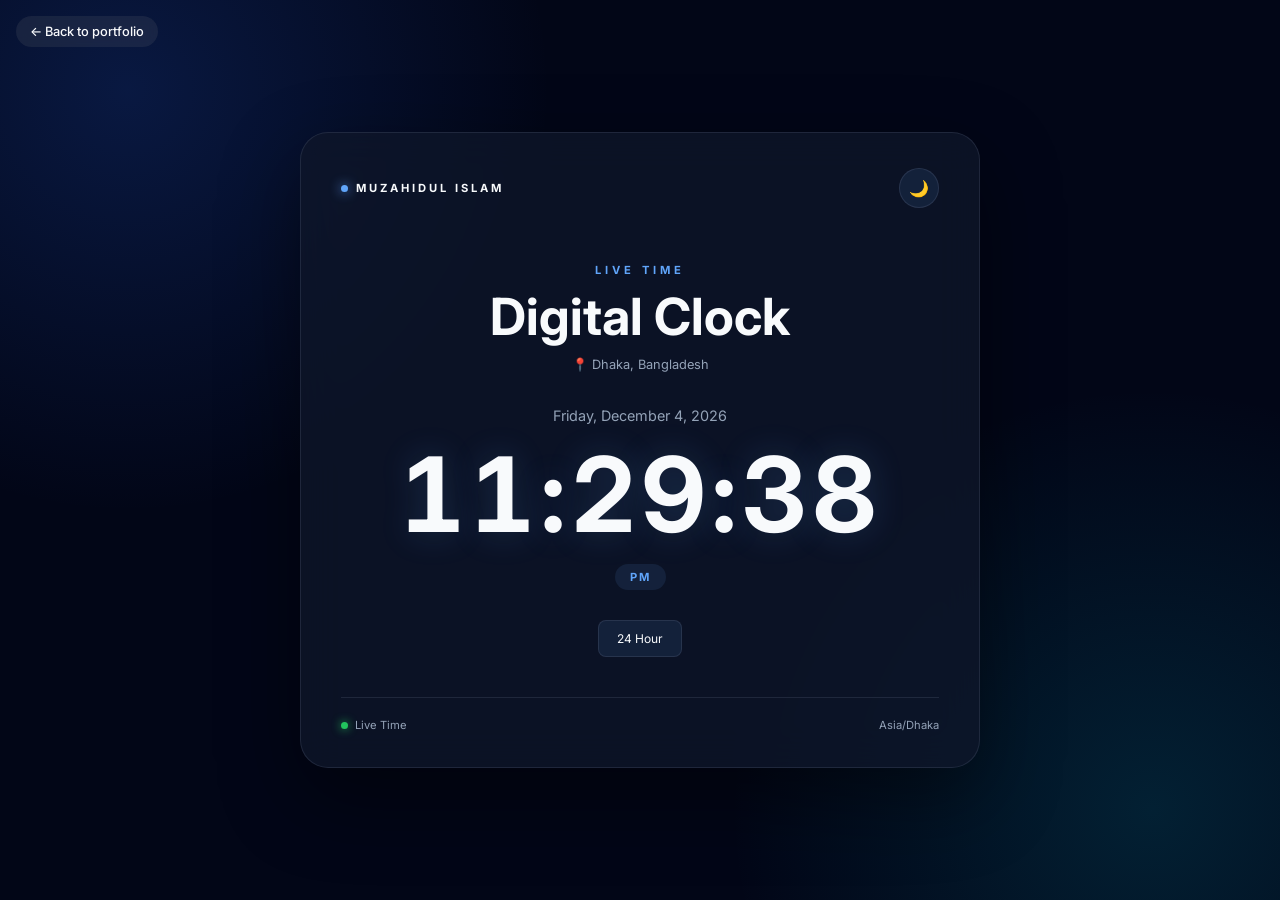
<file: digital-clock/index.html>
<!DOCTYPE html>
<html lang="en">

<head>

    <meta charset="UTF-8">

    <meta name="viewport" content="width=device-width, initial-scale=1.0">

    <title>Digital Clock | Muzahidul Islam</title>

    <meta name="description" content="A responsive real-time digital clock for Dhaka with 12/24-hour format and light/dark themes. Built with HTML, CSS and JavaScript.">

    <link rel="icon" href="data:image/svg+xml,%3Csvg xmlns='http://www.w3.org/2000/svg' viewBox='0 0 100 100'%3E%3Crect width='100' height='100' rx='22' fill='%23070b14'/%3E%3Ctext x='50' y='68' font-size='58' font-family='Arial' font-weight='700' text-anchor='middle' fill='%2360a5fa'%3EM%3C/text%3E%3C/svg%3E">

    <link rel="preconnect" href="https://fonts.googleapis.com">

    <link rel="preconnect"
          href="https://fonts.gstatic.com"
          crossorigin>

    <link
        href="https://fonts.googleapis.com/css2?family=Inter:wght@400;500;600;700&display=swap"
        rel="stylesheet">

    <link rel="stylesheet" href="style.css">

</head>


<body>

    <a class="back-link" href="../index.html#projects">&larr; Back to portfolio</a>

    <main class="clock-container">

        <div class="clock-card">

            <!-- TOP BAR -->

            <div class="top-bar">

                <div class="brand">
                    <span class="brand-dot"></span>
                    MUZAHIDUL ISLAM
                </div>

                <button
                    id="themeToggle"
                    aria-label="Switch between light and dark theme"
                    class="icon-btn"
                    aria-label="Toggle theme">

                    🌙

                </button>

            </div>


            <!-- TITLE -->

            <div class="heading">

                <p class="label">
                    LIVE TIME
                </p>

                <h1>
                    Digital Clock
                </h1>

                <p class="location">
                    📍 Dhaka, Bangladesh
                </p>

            </div>


            <!-- DATE -->

            <div
                class="date"
                id="date">

                Loading date...

            </div>


            <!-- TIME -->

            <div
                class="time"
                id="time">

                00:00:00

            </div>


            <!-- PERIOD -->

            <div
                class="period"
                id="period">

                AM

            </div>


            <!-- CONTROLS -->

            <div class="controls">

                <button
                    id="formatToggle"
                    class="control-btn">

                    24 Hour

                </button>

            </div>


            <!-- FOOTER -->

            <div class="clock-footer">

                <span>

                    <span class="status-dot"></span>

                    Live Time

                </span>

                <span id="timezone">
                    Asia/Dhaka
                </span>

            </div>

        </div>

    </main>


    <script src="script.js"></script>

</body>

</html>
</file>
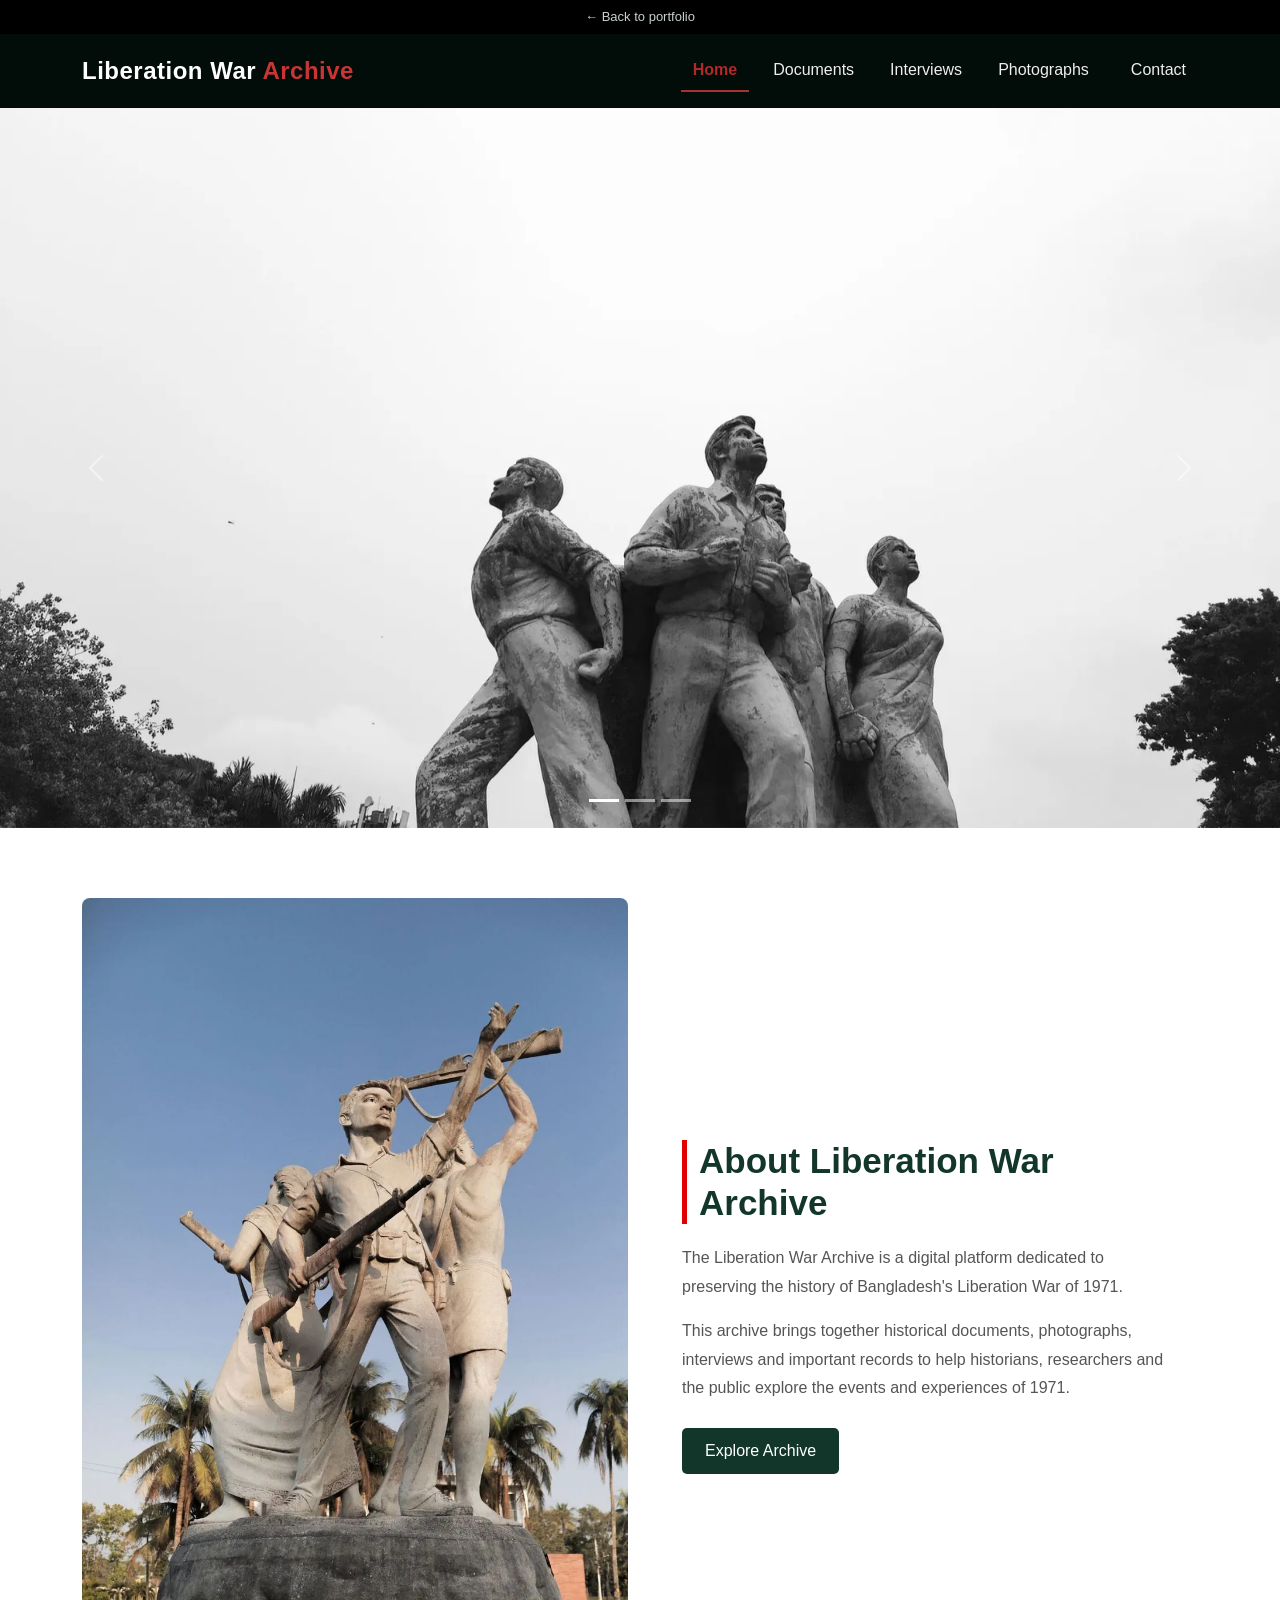
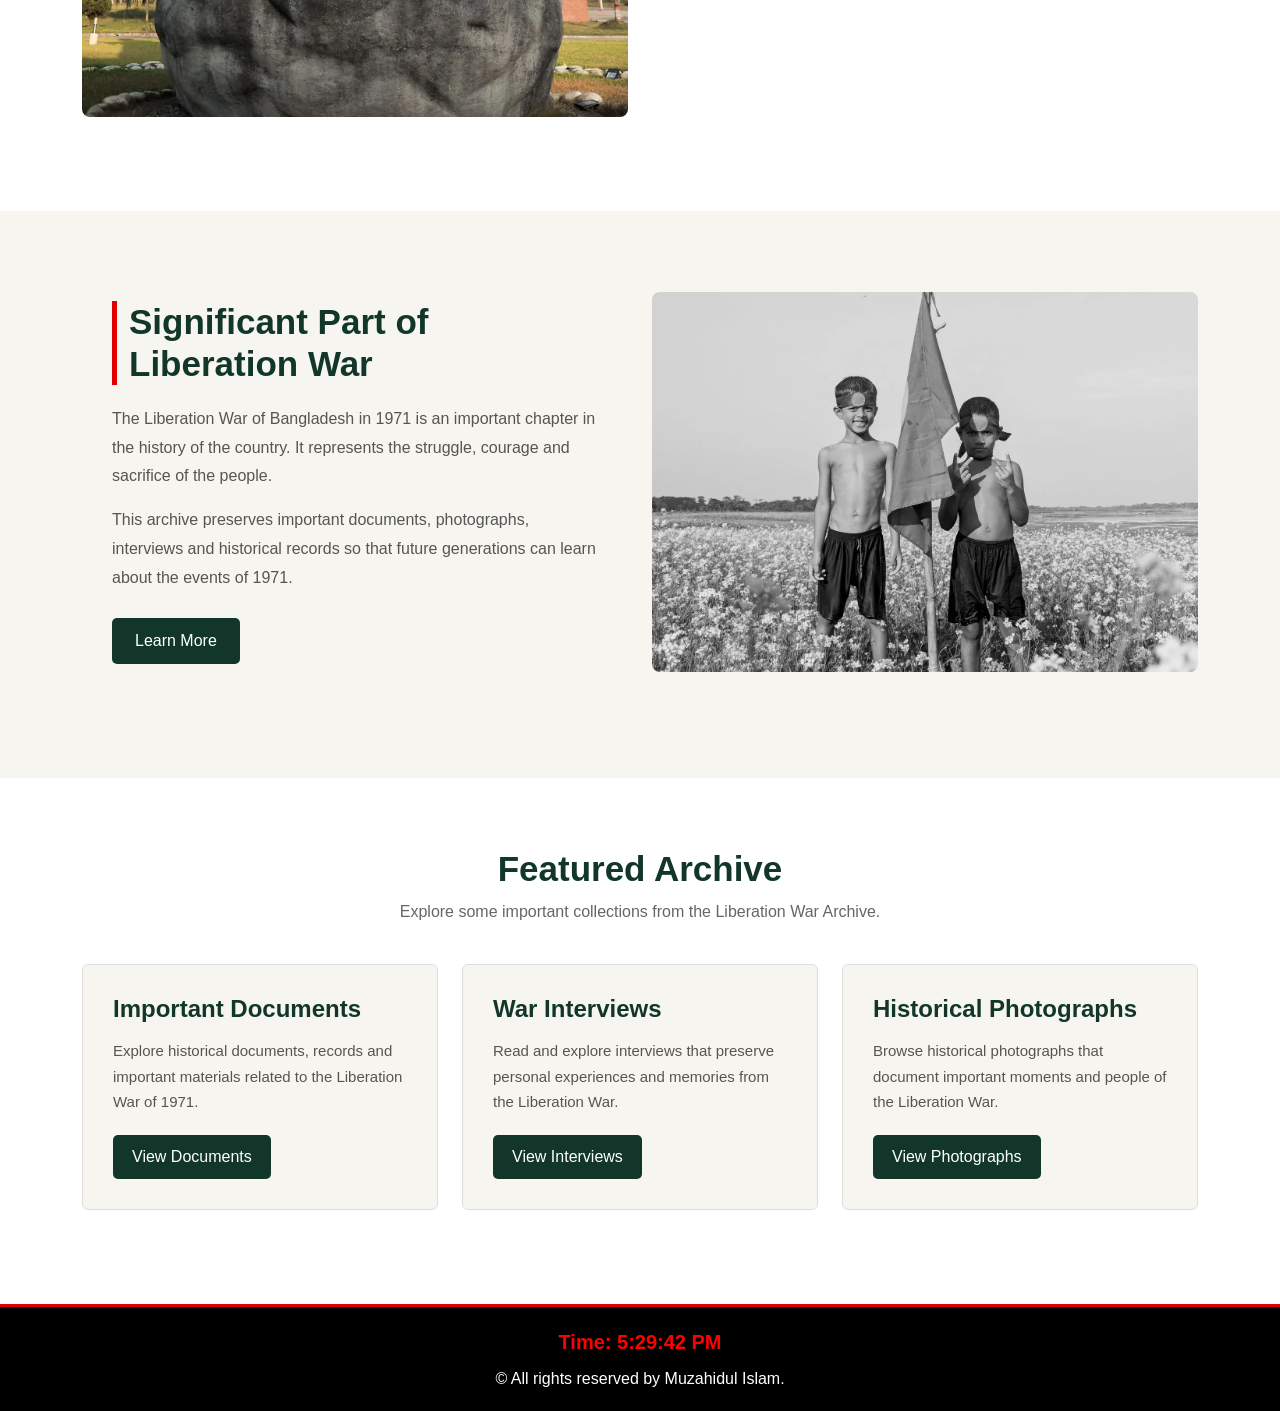
<file: liberation-war-archive/index.html>
<!DOCTYPE html>
<html lang="en">
<head>
    <meta charset="UTF-8">
    <meta name="viewport" content="width=device-width, initial-scale=1.0">
    <title>Liberation War Archive | Home</title>
    <link rel="icon" href="data:image/svg+xml,%3Csvg xmlns='http://www.w3.org/2000/svg' viewBox='0 0 100 100'%3E%3Crect width='100' height='100' rx='22' fill='%2312372a'/%3E%3Ctext x='50' y='68' font-size='58' font-family='Arial' font-weight='700' text-anchor='middle' fill='%23e00000'%3EL%3C/text%3E%3C/svg%3E">
    <meta name="description" content="A digital archive of documents, interviews and photographs from the 1971 Liberation War of Bangladesh.">
    <link href="https://cdn.jsdelivr.net/npm/bootstrap@5.0.2/dist/css/bootstrap.min.css" rel="stylesheet" integrity="sha384-EVSTQN3/azprG1Anm3QDgpJLIm9Nao0Yz1ztcQTwFspd3yD65VohhpuuCOmLASjC" crossorigin="anonymous">
    <link rel="stylesheet" href="style.css">

</head>
<body>
    <a class="portfolio-bar" href="../index.html#projects">&larr; Back to portfolio</a>

    <!-- =============navStart====== -->
        <header>
    <nav class="navbar navbar-expand-lg archive-navbar navbar-dark">
        <div class="container">

            
            <a class="navbar-brand archive-logo" href="index.html">
                Liberation War <span>Archive</span>
            </a>

            
            <button class="navbar-toggler" type="button"
                    data-bs-toggle="collapse"
                    data-bs-target="#mainNavbar"
                    aria-controls="mainNavbar" aria-expanded="false" aria-label="Toggle navigation">
                <span class="navbar-toggler-icon"></span>
            </button>

            
            <div class="collapse navbar-collapse" id="mainNavbar">
                <ul class="navbar-nav ms-auto text-center">

                    <li class="nav-item">
                        <a class="nav-link active" aria-current="page" href="index.html">Home</a>
                    </li>
                    <li class="nav-item">
                        <a class="nav-link" href="documents.html">Documents</a>
                    </li>

                    <li class="nav-item">
                        <a class="nav-link" href="interview.html">Interviews</a>
                    </li>

                    <li class="nav-item">
                        <a class="nav-link" href="photographs.html">Photographs</a>
                    </li>

                    <li class="nav-item">
                        <a class="nav-link contact-btn" href="contact.html">
                            Contact
                        </a>
                    </li>

                </ul>
            </div>

        </div>
    </nav>
</header>

<main>
    <h1 class="visually-hidden">Liberation War Archive</h1>

        <!-- ==========navEnd========= -->

        <!-- ========bannerstart========= -->
<div id="carouselExampleIndicators" class="carousel slide" data-bs-ride="carousel">
  <div class="carousel-indicators">
    <button type="button" data-bs-target="#carouselExampleIndicators" data-bs-slide-to="0" class="active" aria-current="true" aria-label="Slide 1"></button>
    <button type="button" data-bs-target="#carouselExampleIndicators" data-bs-slide-to="1" aria-label="Slide 2"></button>
    <button type="button" data-bs-target="#carouselExampleIndicators" data-bs-slide-to="2" aria-label="Slide 3"></button>
  </div>
  <div class="carousel-inner">
    <div class="carousel-item active">
      <img src="images/b-1.webp" class="d-block w-100" alt="Liberation War archive photograph">
    </div>
    <div class="carousel-item">
      <img src="images/b-2.webp" class="d-block w-100" alt="Liberation War archive photograph">
    </div>
    <div class="carousel-item">
      <img src="images/b-3.webp" class="d-block w-100" alt="Liberation War archive photograph">
    </div>
  </div>
  <button class="carousel-control-prev" type="button" data-bs-target="#carouselExampleIndicators" data-bs-slide="prev">
    <span class="carousel-control-prev-icon" aria-hidden="true"></span>
    <span class="visually-hidden">Previous</span>
  </button>
  <button class="carousel-control-next" type="button" data-bs-target="#carouselExampleIndicators" data-bs-slide="next">
    <span class="carousel-control-next-icon" aria-hidden="true"></span>
    <span class="visually-hidden">Next</span>
  </button>
</div>

<!-- ========bannerEnd===== -->


<!-- ========introStart======== -->

<section class="intro-section">
    <div class="container">

        <div class="row align-items-center">

            
            <div class="col-lg-6 col-md-6 col-sm-12 mb-4">
                <div class="intro-image">
                    <img src="images/intro2.webp"
                         alt="Bangladesh Liberation War 1971"
                         class="img-fluid">
                </div>
            </div>


            
            <div class="col-lg-6 col-md-6 col-sm-12 mb-4">

                <div class="intro-content">

                    <h2>About Liberation War Archive</h2>

                    <p>
                        The Liberation War Archive is a digital platform
                        dedicated to preserving the history of Bangladesh's
                        Liberation War of 1971.
                    </p>

                    <p>
                        This archive brings together historical documents,
                        photographs, interviews and important records to help
                        historians, researchers and the public explore the
                        events and experiences of 1971.
                    </p>

                    <a href="documents.html" class="btn intro-btn">
                        Explore Archive
                    </a>

                </div>

            </div>

        </div>

    </div>
</section>

<!-- =======introEnd======== -->

<!-- ===========signiStart============ -->
 
<section class="significant-section">
    <div class="container">
        <div class="row align-items-center">

            
            <div class="col-lg-6 col-md-6 col-sm-12 mb-4">
                <div class="significant-content">
                    <h2>Significant Part of Liberation War</h2>

                    <p>
                        The Liberation War of Bangladesh in 1971 is an important
                        chapter in the history of the country. It represents
                        the struggle, courage and sacrifice of the people.
                    </p>

                    <p>
                        This archive preserves important documents, photographs,
                        interviews and historical records so that future
                        generations can learn about the events of 1971.
                    </p>

                    <a href="documents.html" class="btn significant-btn">
                        Learn More
                    </a>
                </div>
            </div>

            
            <div class="col-lg-6 col-md-6 col-sm-12 mb-4">
                <div class="significant-image">
                    <img src="images/signi.webp"
                         alt="Liberation War 1971"
                         class="img-fluid">
                </div>
            </div>

        </div>
    </div>
</section>

<!-- ================signiEnd======== -->

<!-- ========featureStart========== -->
 <!-- Featured Section -->
<section class="featured-section">
    <div class="container">

        <div class="featured-title text-center">
            <h2>Featured Archive</h2>
            <p>Explore some important collections from the Liberation War Archive.</p>
        </div>

        <div class="row">

            <!-- ===Documents=== -->
            <div class="col-lg-4 col-md-6 col-sm-12 mb-4">
                <div class="featured-card">
                    <h3>Important Documents</h3>

                    <p>
                        Explore historical documents, records and important
                        materials related to the Liberation War of 1971.
                    </p>

                    <a href="documents.html" class="btn featured-btn">
                        View Documents
                    </a>
                </div>
            </div>

            <!-- ==Interviews=== -->
            <div class="col-lg-4 col-md-6 col-sm-12 mb-4">
                <div class="featured-card">
                    <h3>War Interviews</h3>

                    <p>
                        Read and explore interviews that preserve personal
                        experiences and memories from the Liberation War.
                    </p>

                    <a href="interview.html" class="btn featured-btn">
                        View Interviews
                    </a>
                </div>
            </div>

            <!-- ==Photographs=== -->
            <div class="col-lg-4 col-md-6 col-sm-12 mb-4">
                <div class="featured-card">
                    <h3>Historical Photographs</h3>

                    <p>
                        Browse historical photographs that document important
                        moments and people of the Liberation War.
                    </p>

                    <a href="photographs.html" class="btn featured-btn">
                        View Photographs
                    </a>
                </div>
            </div>

        </div>
    </div>
</section>

<!-- =====featureEnd======= -->








</main>

<footer>
    <div class="container text-center">
    <div class="clock"></div>
    <div>
        &copy; All rights reserved by Muzahidul Islam.
    </div>
    </div>
</footer>














    <script src="script.js"></script>
    <script src="https://cdn.jsdelivr.net/npm/bootstrap@5.0.2/dist/js/bootstrap.bundle.min.js" integrity="sha384-MrcW6ZMFYlzcLA8Nl+NtUVF0sA7MsXsP1UyJoMp4YLEuNSfAP+JcXn/tWtIaxVXM" crossorigin="anonymous"></script>
    
</body>
</html>
</file>
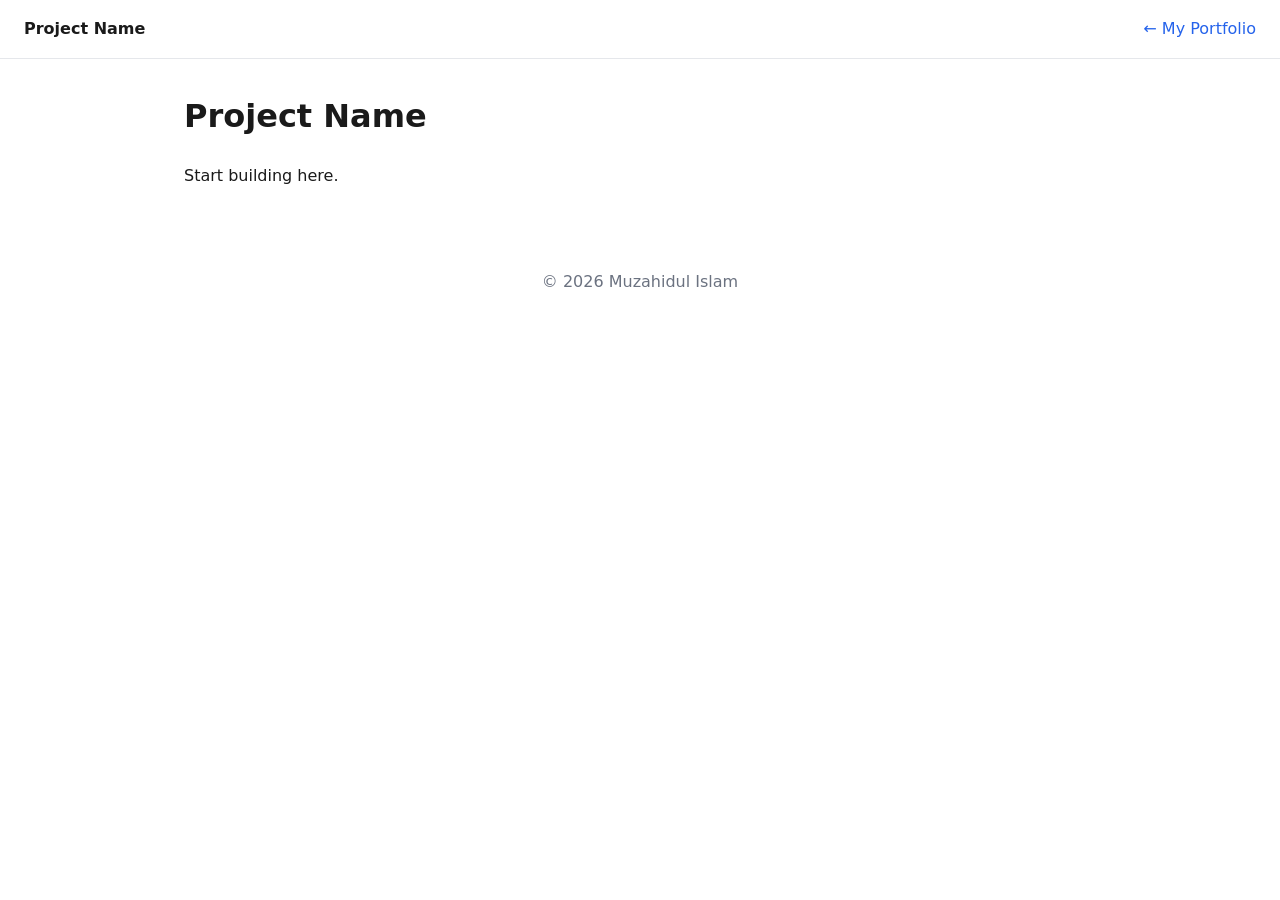
<file: _templates/project-starter/index.html>
<!DOCTYPE html>
<html lang="en">
<head>
  <meta charset="UTF-8">
  <meta name="viewport" content="width=device-width, initial-scale=1.0">
  <meta name="description" content="Short description of the project.">
  <title>Project Name | Muzahidul Islam</title>
  <link rel="stylesheet" href="style.css">
  <script src="script.js" defer></script>
</head>
<body>
  <header class="site-header">
    <a href="#" class="logo">Project Name</a>
    <a href="https://muzahidulislam-shishir.github.io/" class="back-link">← My Portfolio</a>
  </header>

  <main>
    <h1>Project Name</h1>
    <p>Start building here.</p>
  </main>

  <footer>
    <p>© <span id="year"></span> Muzahidul Islam</p>
  </footer>
</body>
</html>
</file>
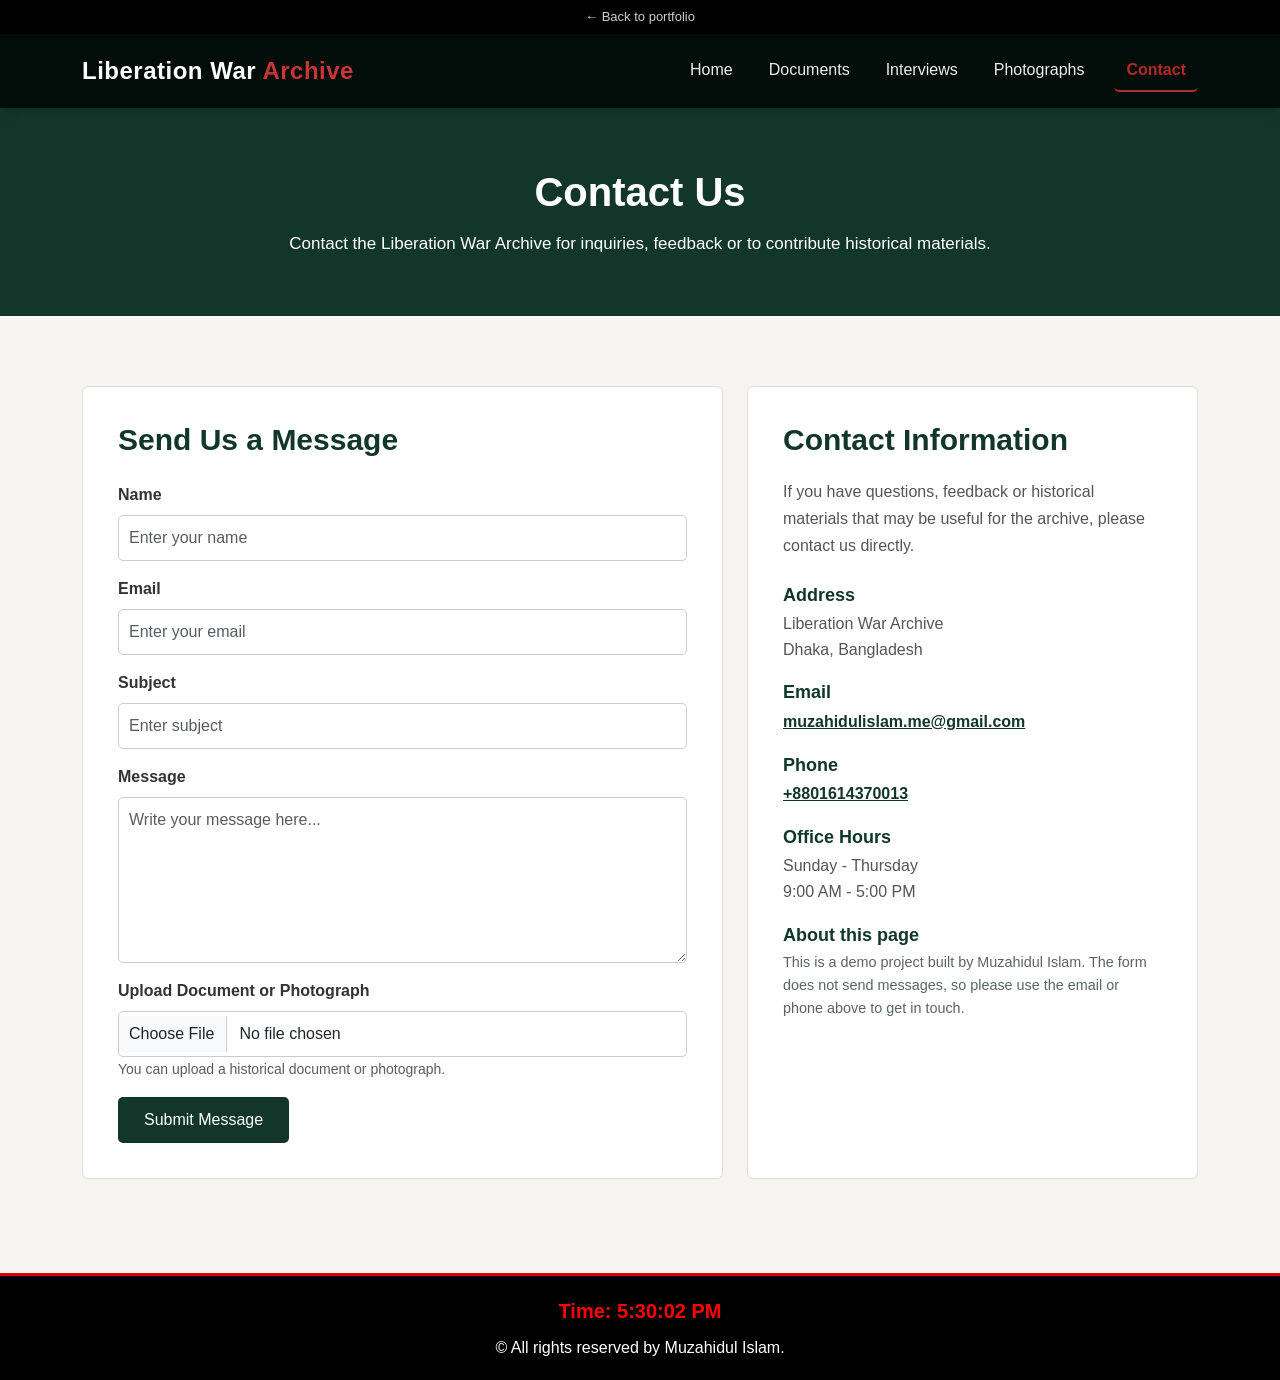
<file: liberation-war-archive/contact.html>
<!DOCTYPE html>
<html lang="en">
<head>
    <meta charset="UTF-8">
    <meta name="viewport" content="width=device-width, initial-scale=1.0">
    <title>Contact | Liberation War Archive</title>
    <link rel="icon" href="data:image/svg+xml,%3Csvg xmlns='http://www.w3.org/2000/svg' viewBox='0 0 100 100'%3E%3Crect width='100' height='100' rx='22' fill='%2312372a'/%3E%3Ctext x='50' y='68' font-size='58' font-family='Arial' font-weight='700' text-anchor='middle' fill='%23e00000'%3EL%3C/text%3E%3C/svg%3E">
    <meta name="description" content="Get in touch with the Liberation War Archive or offer historical material.">
    <link href="https://cdn.jsdelivr.net/npm/bootstrap@5.0.2/dist/css/bootstrap.min.css" rel="stylesheet" integrity="sha384-EVSTQN3/azprG1Anm3QDgpJLIm9Nao0Yz1ztcQTwFspd3yD65VohhpuuCOmLASjC" crossorigin="anonymous">
    <link rel="stylesheet" href="style.css">

</head>
<body>
    <a class="portfolio-bar" href="../index.html#projects">&larr; Back to portfolio</a>

    <!-- =============navStart====== -->
        <header>
    <nav class="navbar navbar-expand-lg archive-navbar navbar-dark">
        <div class="container">

            
            <a class="navbar-brand archive-logo" href="index.html">
                Liberation War <span>Archive</span>
            </a>

            
            <button class="navbar-toggler" type="button"
                    data-bs-toggle="collapse"
                    data-bs-target="#mainNavbar"
                    aria-controls="mainNavbar" aria-expanded="false" aria-label="Toggle navigation">
                <span class="navbar-toggler-icon"></span>
            </button>

            
            <div class="collapse navbar-collapse" id="mainNavbar">
                <ul class="navbar-nav ms-auto text-center">

                    <li class="nav-item">
                        <a class="nav-link" href="index.html">Home</a>
                    </li>
                    <li class="nav-item">
                        <a class="nav-link" href="documents.html">Documents</a>
                    </li>

                    <li class="nav-item">
                        <a class="nav-link" href="interview.html">Interviews</a>
                    </li>

                    <li class="nav-item">
                        <a class="nav-link" href="photographs.html">Photographs</a>
                    </li>

                    <li class="nav-item">
                        <a class="nav-link contact-btn active" aria-current="page" href="contact.html">
                            Contact
                        </a>
                    </li>

                </ul>
            </div>

        </div>
    </nav>
</header>

<main>

        <!-- ==========navEnd========= -->

        
<section class="contact-header">
    <div class="container text-center">
        <h1>Contact Us</h1>
        <p>
            Contact the Liberation War Archive for inquiries, feedback
            or to contribute historical materials.
        </p>
    </div>
</section>



<section class="contact-section">

    <div class="container">

        <div class="row">

            
            <div class="col-lg-7 col-md-7 col-sm-12 mb-4">

                <div class="contact-form">

                    <h2>Send Us a Message</h2>

                    <form id="contactForm" novalidate>

                        
                        <div class="mb-3">
                            <label for="name">Name</label>
                            <input type="text"
                                   id="name"
                                   class="form-control"
                                   placeholder="Enter your name"
                                   required>
                        </div>

                        
                        <div class="mb-3">
                            <label for="email">Email</label>
                            <input type="email"
                                   id="email"
                                   class="form-control"
                                   placeholder="Enter your email"
                                   required>
                        </div>

                        
                        <div class="mb-3">
                            <label for="subject">Subject</label>
                            <input type="text"
                                   id="subject"
                                   class="form-control"
                                   placeholder="Enter subject"
                                   required>
                        </div>

                        
                        <div class="mb-3">
                            <label for="message">Message</label>
                            <textarea id="message"
                                      class="form-control"
                                      rows="6"
                                      placeholder="Write your message here..."
                                      required></textarea>
                        </div>

                        
                        <div class="mb-3">
                            <label for="file">Upload Document or Photograph</label>
                            <input type="file"
                                   id="file"
                                   class="form-control"
                                   accept=".jpg,.jpeg,.png,.pdf,.doc,.docx">
                            <small class="text-muted">
                                You can upload a historical document or photograph.
                            </small>
                        </div>

                        
                        <button type="submit" class="btn contact-submit">
                            Submit Message
                        </button>
                        <div class="alert alert-success mt-3 d-none" id="contactSuccess" role="status">
                            Thank you. Your message has been recorded for this demo. Connect the form to an email service to receive real messages.
                        </div>

                    </form>

                </div>

            </div>
                <!-- =========FormEnd========== -->

            <!-- ===ContactInfo=== -->
            <div class="col-lg-5 col-md-5 col-sm-12 mb-4">

                <div class="contact-info">

                    <h2>Contact Information</h2>

                    <p>
                        If you have questions, feedback or historical materials
                        that may be useful for the archive, please contact us
                        directly.
                    </p>

                    <div class="info-item">
                        <h4>Address</h4>
                        <p>
                            Liberation War Archive<br>
                            Dhaka, Bangladesh
                        </p>
                    </div>

                    <div class="info-item">
                        <h4>Email</h4>
                        <p>
                            <a href="mailto:muzahidulislam.me@gmail.com">muzahidulislam.me@gmail.com</a>
                        </p>
                    </div>

                    <div class="info-item">
                        <h4>Phone</h4>
                        <p>
                            <a href="tel:+8801614370013">+8801614370013</a>
                        </p>
                    </div>

                    <div class="info-item">
                        <h4>Office Hours</h4>
                        <p>
                            Sunday - Thursday<br>
                            9:00 AM - 5:00 PM
                        </p>
                    </div>

                    <div class="info-item demo-note">
                        <h4>About this page</h4>
                        <p>
                            This is a demo project built by Muzahidul Islam.
                            The form does not send messages, so please use the
                            email or phone above to get in touch.
                        </p>
                    </div>

                </div>

            </div>

        </div>

    </div>

</section>

   








</main>

<footer>
    <div class="container text-center">
    <div class="clock"></div>
    <div>
        &copy; All rights reserved by Muzahidul Islam.
    </div>
    </div>
</footer>














    <script src="script.js"></script>
    <script src="https://cdn.jsdelivr.net/npm/bootstrap@5.0.2/dist/js/bootstrap.bundle.min.js" integrity="sha384-MrcW6ZMFYlzcLA8Nl+NtUVF0sA7MsXsP1UyJoMp4YLEuNSfAP+JcXn/tWtIaxVXM" crossorigin="anonymous"></script>
    
</body>
</html>
</file>
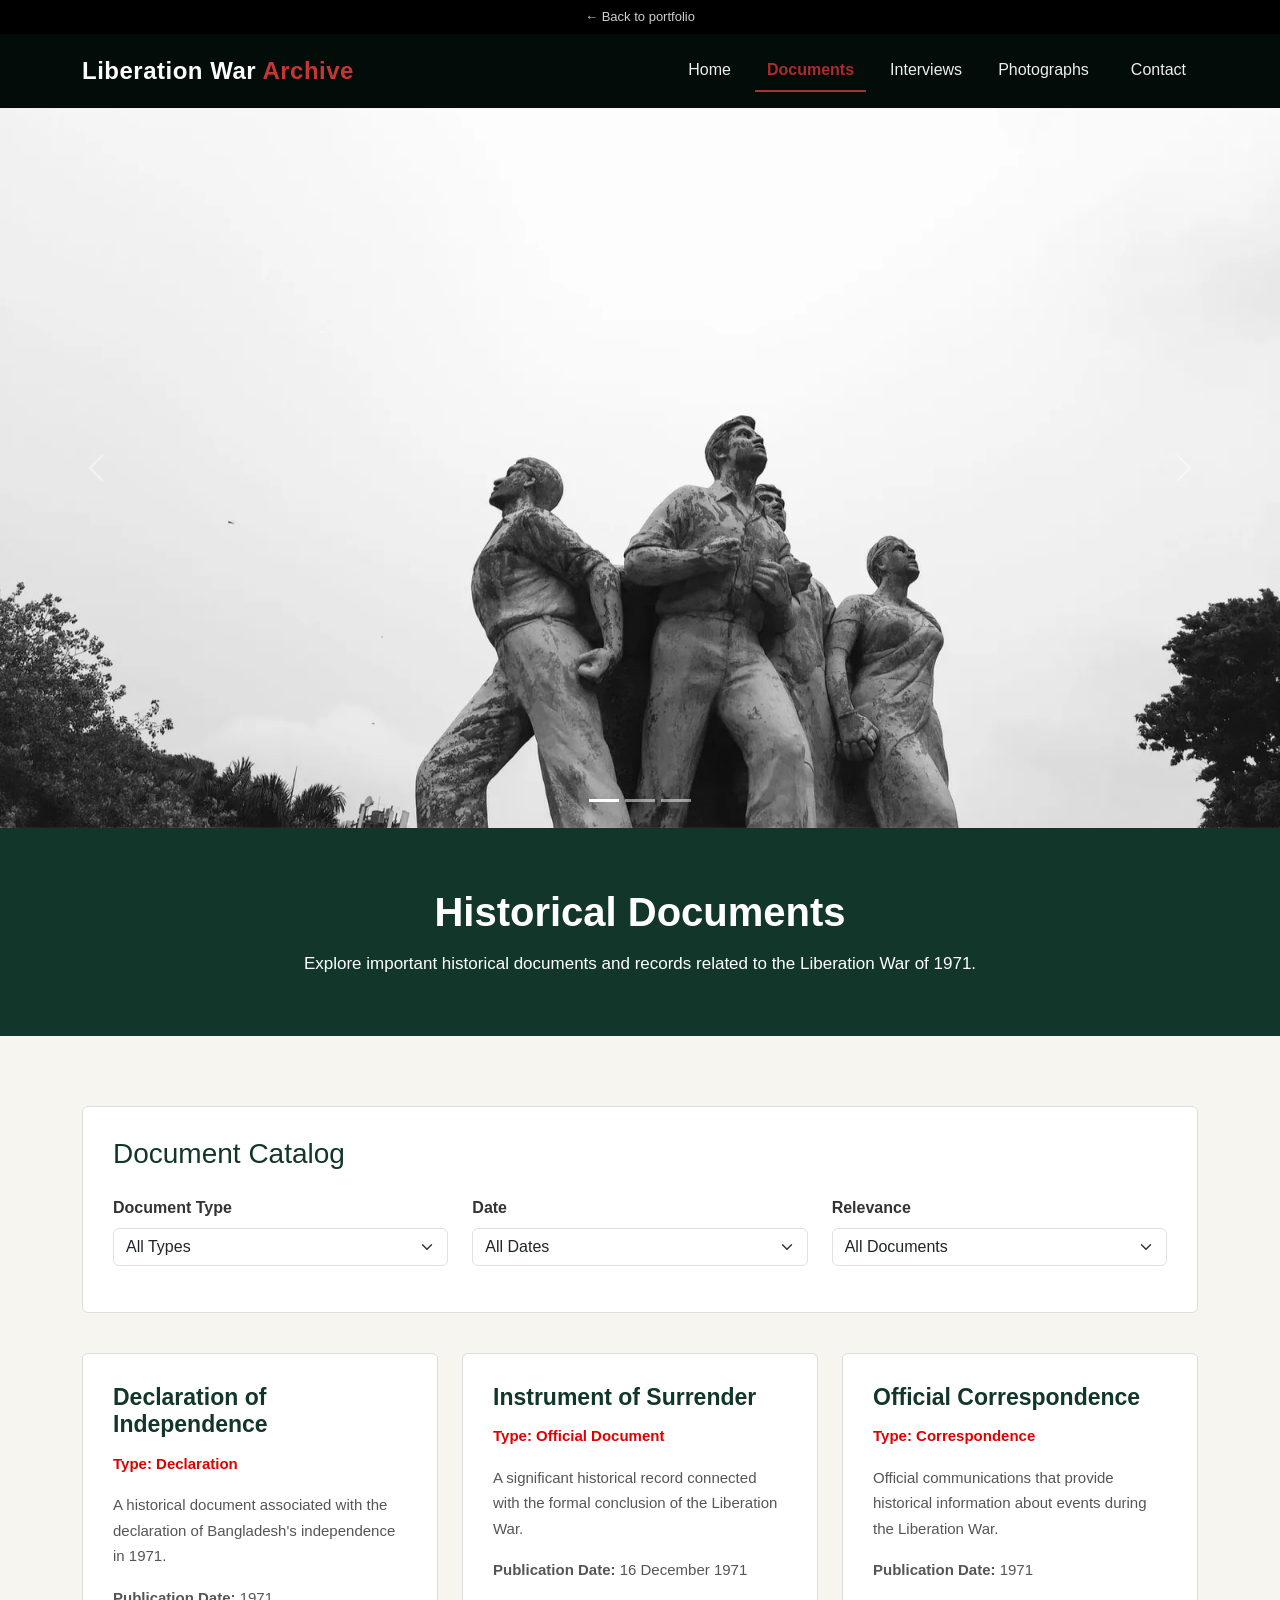
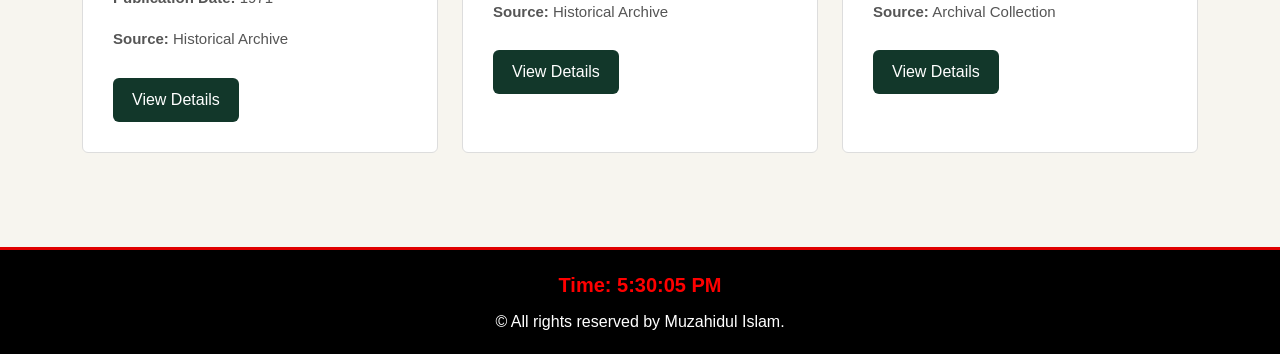
<file: liberation-war-archive/documents.html>
<!DOCTYPE html>
<html lang="en">
<head>
    <meta charset="UTF-8">
    <meta name="viewport" content="width=device-width, initial-scale=1.0">
    <title>Historical Documents | Liberation War Archive</title>
    <link rel="icon" href="data:image/svg+xml,%3Csvg xmlns='http://www.w3.org/2000/svg' viewBox='0 0 100 100'%3E%3Crect width='100' height='100' rx='22' fill='%2312372a'/%3E%3Ctext x='50' y='68' font-size='58' font-family='Arial' font-weight='700' text-anchor='middle' fill='%23e00000'%3EL%3C/text%3E%3C/svg%3E">
    <meta name="description" content="Browse and filter historical documents from the 1971 Liberation War of Bangladesh.">
    <link href="https://cdn.jsdelivr.net/npm/bootstrap@5.0.2/dist/css/bootstrap.min.css" rel="stylesheet" integrity="sha384-EVSTQN3/azprG1Anm3QDgpJLIm9Nao0Yz1ztcQTwFspd3yD65VohhpuuCOmLASjC" crossorigin="anonymous">
    <link rel="stylesheet" href="style.css">

</head>
<body>
    <a class="portfolio-bar" href="../index.html#projects">&larr; Back to portfolio</a>

    <!-- =============navStart====== -->
        <header>
    <nav class="navbar navbar-expand-lg archive-navbar navbar-dark">
        <div class="container">

            
            <a class="navbar-brand archive-logo" href="index.html">
                Liberation War <span>Archive</span>
            </a>

            
            <button class="navbar-toggler" type="button"
                    data-bs-toggle="collapse"
                    data-bs-target="#mainNavbar"
                    aria-controls="mainNavbar" aria-expanded="false" aria-label="Toggle navigation">
                <span class="navbar-toggler-icon"></span>
            </button>

            
            <div class="collapse navbar-collapse" id="mainNavbar">
                <ul class="navbar-nav ms-auto text-center">

                    <li class="nav-item">
                        <a class="nav-link" href="index.html">Home</a>
                    </li>
                    <li class="nav-item">
                        <a class="nav-link active" aria-current="page" href="documents.html">Documents</a>
                    </li>

                    <li class="nav-item">
                        <a class="nav-link" href="interview.html">Interviews</a>
                    </li>

                    <li class="nav-item">
                        <a class="nav-link" href="photographs.html">Photographs</a>
                    </li>

                    <li class="nav-item">
                        <a class="nav-link contact-btn" href="contact.html">
                            Contact
                        </a>
                    </li>

                </ul>
            </div>

        </div>
    </nav>
</header>

<main>

        <!-- ==========navEnd========= -->

        <!-- ========bannerstart========= -->
         <div id="carouselExampleIndicators" class="carousel slide" data-bs-ride="carousel">
  <div class="carousel-indicators">
    <button type="button" data-bs-target="#carouselExampleIndicators" data-bs-slide-to="0" class="active" aria-current="true" aria-label="Slide 1"></button>
    <button type="button" data-bs-target="#carouselExampleIndicators" data-bs-slide-to="1" aria-label="Slide 2"></button>
    <button type="button" data-bs-target="#carouselExampleIndicators" data-bs-slide-to="2" aria-label="Slide 3"></button>
  </div>
  <div class="carousel-inner">
    <div class="carousel-item active">
      <img src="images/b-1.webp" class="d-block w-100" alt="Historical photograph from the Liberation War, slide 1">
    </div>
    <div class="carousel-item">
      <img src="images/b-2.webp" class="d-block w-100" alt="Historical photograph from the Liberation War, slide 2">
    </div>
    <div class="carousel-item">
      <img src="images/b-3.webp" class="d-block w-100" alt="Historical photograph from the Liberation War, slide 3">
    </div>
  </div>
  <button class="carousel-control-prev" type="button" data-bs-target="#carouselExampleIndicators" data-bs-slide="prev">
    <span class="carousel-control-prev-icon" aria-hidden="true"></span>
    <span class="visually-hidden">Previous</span>
  </button>
  <button class="carousel-control-next" type="button" data-bs-target="#carouselExampleIndicators" data-bs-slide="next">
    <span class="carousel-control-next-icon" aria-hidden="true"></span>
    <span class="visually-hidden">Next</span>
  </button>
</div>

<!-- ========bannerEnd===== -->

<section class="document-header">
    <div class="container text-center">

        <h1>Historical Documents</h1>

        <p>
            Explore important historical documents and records
            related to the Liberation War of 1971.
        </p>

    </div>
</section>


<!-- ===DocumentCat=== -->
<section class="documents-section">

    <div class="container">

        <!-- ===Filter=== -->
        <div class="document-filter">

            <h2>Document Catalog</h2>

            <div class="row">

                <div class="col-lg-4 col-md-4 col-sm-12 mb-3">
                    <label for="filterType">Document Type</label>
                    <select class="form-select" id="filterType">
                        <option value="all">All Types</option>
                        <option value="declaration">Declaration</option>
                        <option value="official">Official Document</option>
                        <option value="correspondence">Correspondence</option>
                    </select>
                </div>

                <div class="col-lg-4 col-md-4 col-sm-12 mb-3">
                    <label for="filterDate">Date</label>
                    <select class="form-select" id="filterDate">
                        <option value="all">All Dates</option>
                        <option value="1971">1971</option>
                    </select>
                </div>

                <div class="col-lg-4 col-md-4 col-sm-12 mb-3">
                    <label for="filterRelevance">Relevance</label>
                    <select class="form-select" id="filterRelevance">
                        <option value="all">All Documents</option>
                        <option value="high">Highly Relevant</option>
                        <option value="general">General Reference</option>
                    </select>
                </div>

            </div>

        </div>


        <!-- ===Documents==== -->
        <div class="row" id="documentList">

            <div class="col-lg-4 col-md-6 col-sm-12 mb-4 doc-item"
                 data-type="declaration" data-year="1971" data-relevance="high">
                <div class="document-card">
                    <h3>Declaration of Independence</h3>
                    <p class="document-type">Type: Declaration</p>
                    <p>
                        A historical document associated with the
                        declaration of Bangladesh's independence in 1971.
                    </p>
                    <p><strong>Publication Date:</strong> 1971</p>
                    <p><strong>Source:</strong> Historical Archive</p>
                    <button type="button" class="btn document-btn"
                            data-doc-title="Declaration of Independence"
                            data-doc-meta="Declaration &middot; 1971"
                            data-doc-text="Bangladesh declared its independence in March 1971. A formal Proclamation of Independence was later issued in April 1971 by the provisional government at Mujibnagar, setting out the reasons for the struggle and the principles of the new state.">
                        View Details
                    </button>
                </div>
            </div>

            <div class="col-lg-4 col-md-6 col-sm-12 mb-4 doc-item"
                 data-type="official" data-year="1971" data-relevance="high">
                <div class="document-card">
                    <h3>Instrument of Surrender</h3>
                    <p class="document-type">Type: Official Document</p>
                    <p>
                        A significant historical record connected with the
                        formal conclusion of the Liberation War.
                    </p>
                    <p><strong>Publication Date:</strong> 16 December 1971</p>
                    <p><strong>Source:</strong> Historical Archive</p>
                    <button type="button" class="btn document-btn"
                            data-doc-title="Instrument of Surrender"
                            data-doc-meta="Official Document &middot; 16 December 1971"
                            data-doc-text="Signed in Dhaka on 16 December 1971, this document recorded the surrender of the Pakistan Eastern Command to the joint forces of Bangladesh and India, bringing the nine-month war to its formal end.">
                        View Details
                    </button>
                </div>
            </div>

            <div class="col-lg-4 col-md-6 col-sm-12 mb-4 doc-item"
                 data-type="correspondence" data-year="1971" data-relevance="general">
                <div class="document-card">
                    <h3>Official Correspondence</h3>
                    <p class="document-type">Type: Correspondence</p>
                    <p>
                        Official communications that provide historical
                        information about events during the Liberation War.
                    </p>
                    <p><strong>Publication Date:</strong> 1971</p>
                    <p><strong>Source:</strong> Archival Collection</p>
                    <button type="button" class="btn document-btn"
                            data-doc-title="Official Correspondence"
                            data-doc-meta="Correspondence &middot; 1971"
                            data-doc-text="Letters, telegrams and official notes exchanged during 1971 help researchers follow how decisions were made and how events were reported at the time. Individual items will be added to the catalog as they are digitised.">
                        View Details
                    </button>
                </div>
            </div>

        </div>

        <!-- shown when filters match nothing -->
        <p class="empty-state d-none" id="docEmpty">
            No documents match these filters yet. Try choosing "All" in one of the menus.
        </p>

    </div>

</section>


<!-- Details popup -->
<div class="modal fade" id="docModal" tabindex="-1" aria-labelledby="docModalTitle" aria-hidden="true">
    <div class="modal-dialog modal-dialog-centered">
        <div class="modal-content">
            <div class="modal-header">
                <h5 class="modal-title" id="docModalTitle"></h5>
                <button type="button" class="btn-close" data-bs-dismiss="modal" aria-label="Close"></button>
            </div>
            <div class="modal-body">
                <p class="doc-modal-meta" id="docModalMeta"></p>
                <p id="docModalText"></p>
            </div>
            <div class="modal-footer">
                <button type="button" class="btn document-btn" data-bs-dismiss="modal">Close</button>
            </div>
        </div>
    </div>
</div>

</main>

<footer>
    <div class="container text-center">
    <div class="clock"></div>
    <div>
        &copy; All rights reserved by Muzahidul Islam.
    </div>
    </div>
</footer>














    <script src="script.js"></script>
    <script src="https://cdn.jsdelivr.net/npm/bootstrap@5.0.2/dist/js/bootstrap.bundle.min.js" integrity="sha384-MrcW6ZMFYlzcLA8Nl+NtUVF0sA7MsXsP1UyJoMp4YLEuNSfAP+JcXn/tWtIaxVXM" crossorigin="anonymous"></script>
    
</body>
</html>
</file>
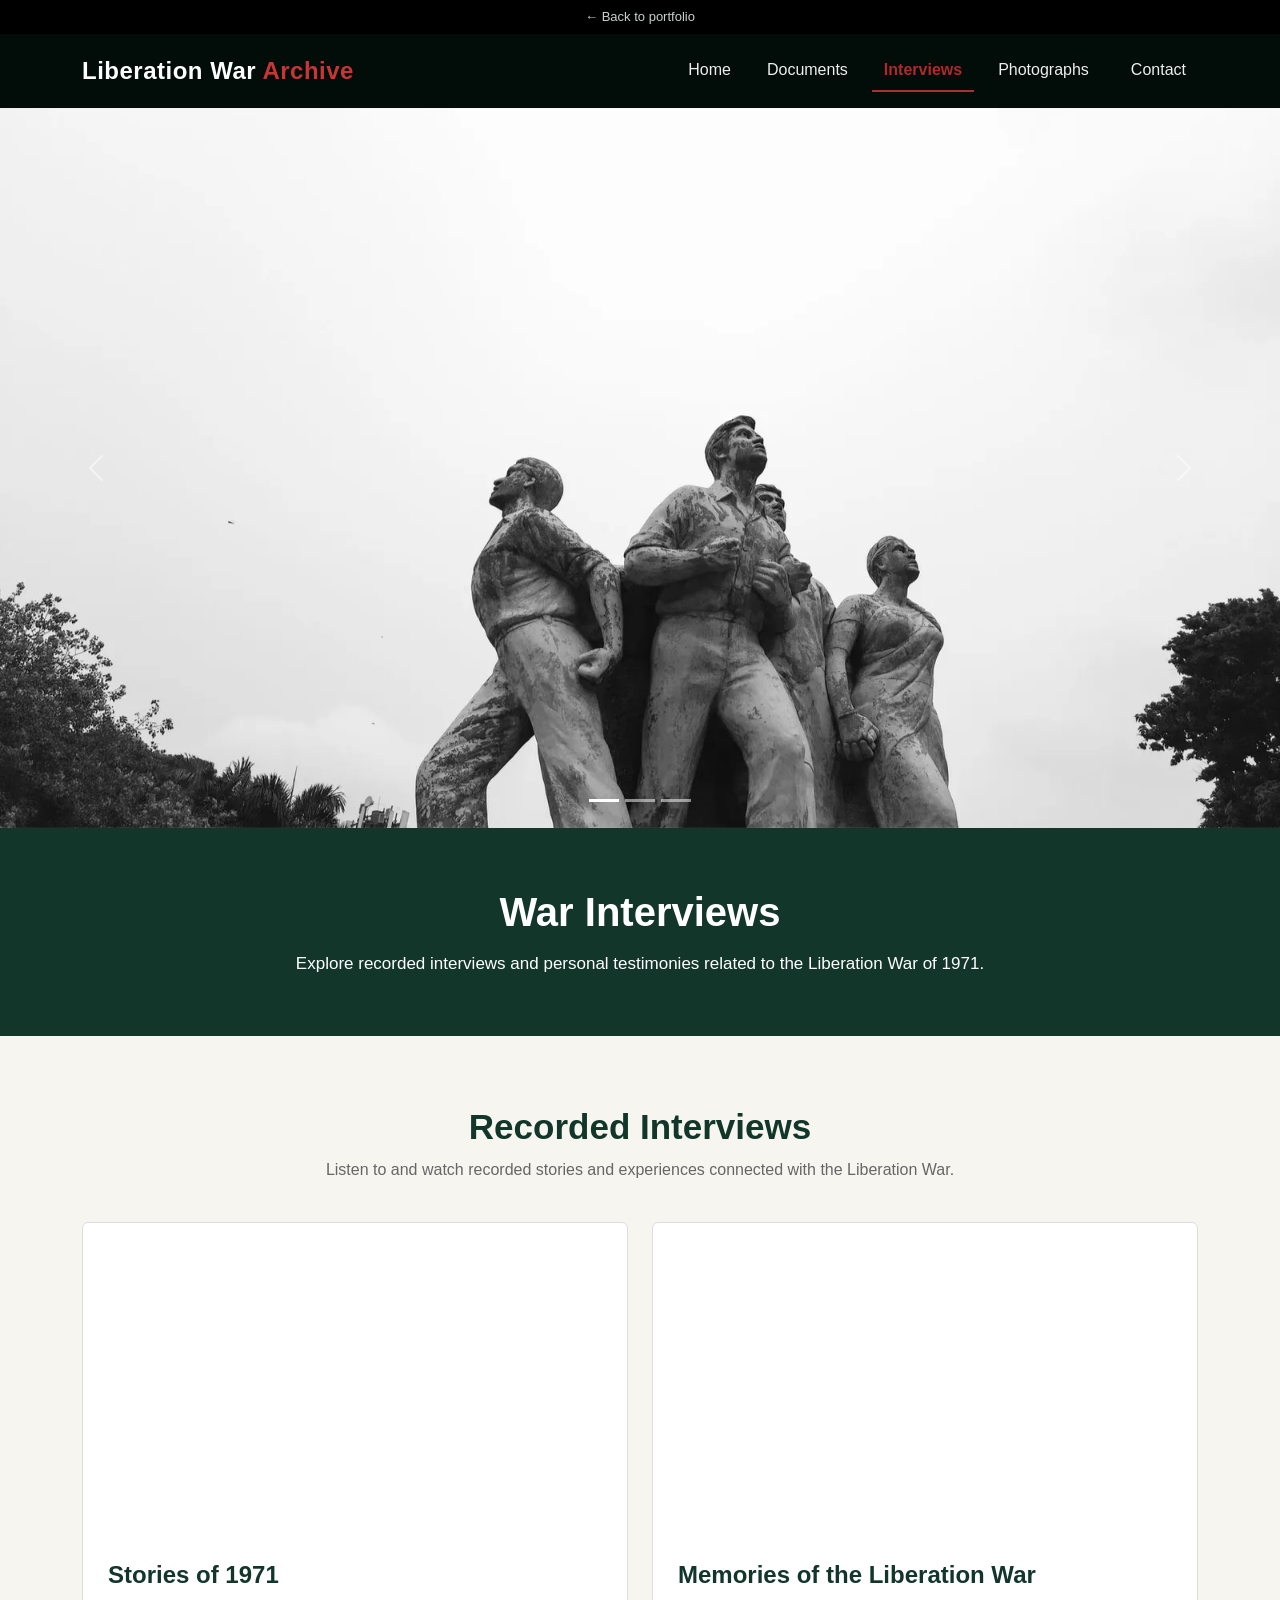
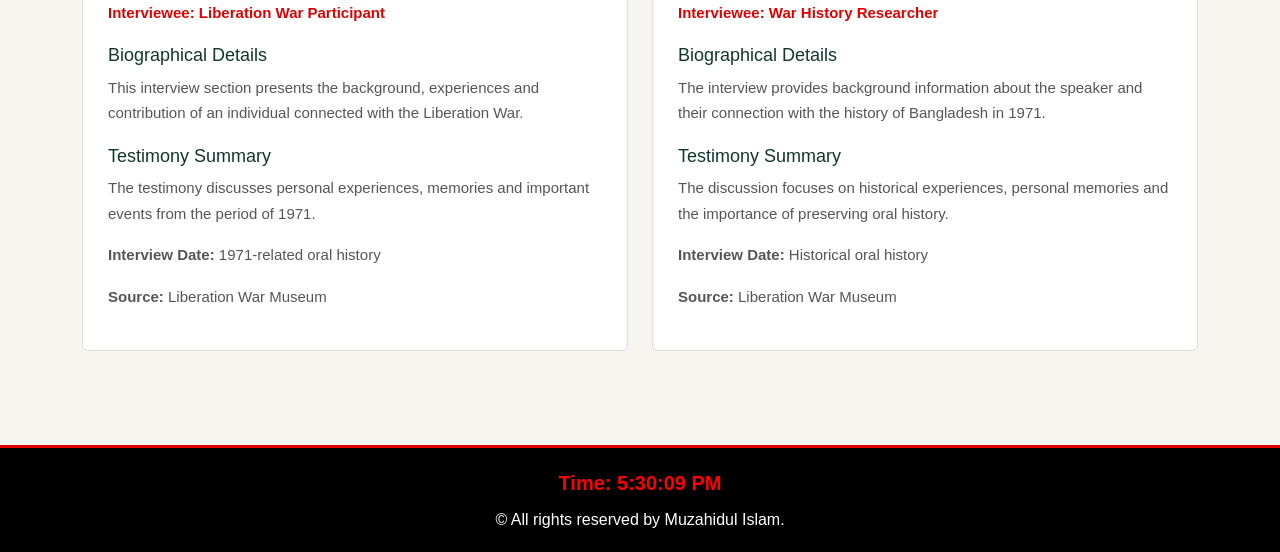
<file: liberation-war-archive/interview.html>
<!DOCTYPE html>
<html lang="en">
<head>
    <meta charset="UTF-8">
    <meta name="viewport" content="width=device-width, initial-scale=1.0">
    <title>War Interviews | Liberation War Archive</title>
    <link rel="icon" href="data:image/svg+xml,%3Csvg xmlns='http://www.w3.org/2000/svg' viewBox='0 0 100 100'%3E%3Crect width='100' height='100' rx='22' fill='%2312372a'/%3E%3Ctext x='50' y='68' font-size='58' font-family='Arial' font-weight='700' text-anchor='middle' fill='%23e00000'%3EL%3C/text%3E%3C/svg%3E">
    <meta name="description" content="Oral histories and personal testimonies from the 1971 Liberation War.">
    <link href="https://cdn.jsdelivr.net/npm/bootstrap@5.0.2/dist/css/bootstrap.min.css" rel="stylesheet" integrity="sha384-EVSTQN3/azprG1Anm3QDgpJLIm9Nao0Yz1ztcQTwFspd3yD65VohhpuuCOmLASjC" crossorigin="anonymous">
    <link rel="stylesheet" href="style.css">

</head>
<body>
    <a class="portfolio-bar" href="../index.html#projects">&larr; Back to portfolio</a>

    <!-- =============navStart====== -->
        <header>
    <nav class="navbar navbar-expand-lg archive-navbar navbar-dark">
        <div class="container">

            
            <a class="navbar-brand archive-logo" href="index.html">
                Liberation War <span>Archive</span>
            </a>

            
            <button class="navbar-toggler" type="button"
                    data-bs-toggle="collapse"
                    data-bs-target="#mainNavbar"
                    aria-controls="mainNavbar" aria-expanded="false" aria-label="Toggle navigation">
                <span class="navbar-toggler-icon"></span>
            </button>

            
            <div class="collapse navbar-collapse" id="mainNavbar">
                <ul class="navbar-nav ms-auto text-center">

                    <li class="nav-item">
                        <a class="nav-link" href="index.html">Home</a>
                    </li>
                    <li class="nav-item">
                        <a class="nav-link" href="documents.html">Documents</a>
                    </li>

                    <li class="nav-item">
                        <a class="nav-link active" aria-current="page" href="interview.html">Interviews</a>
                    </li>

                    <li class="nav-item">
                        <a class="nav-link" href="photographs.html">Photographs</a>
                    </li>

                    <li class="nav-item">
                        <a class="nav-link contact-btn" href="contact.html">
                            Contact
                        </a>
                    </li>

                </ul>
            </div>

        </div>
    </nav>
</header>

<main>

        <!-- ==========navEnd========= -->

        <!-- ========bannerstart========= -->
         <div id="carouselExampleIndicators" class="carousel slide" data-bs-ride="carousel">
  <div class="carousel-indicators">
    <button type="button" data-bs-target="#carouselExampleIndicators" data-bs-slide-to="0" class="active" aria-current="true" aria-label="Slide 1"></button>
    <button type="button" data-bs-target="#carouselExampleIndicators" data-bs-slide-to="1" aria-label="Slide 2"></button>
    <button type="button" data-bs-target="#carouselExampleIndicators" data-bs-slide-to="2" aria-label="Slide 3"></button>
  </div>
  <div class="carousel-inner">
    <div class="carousel-item active">
      <img src="images/b-1.webp" class="d-block w-100" alt="Historical photograph from the Liberation War, slide 1">
    </div>
    <div class="carousel-item">
      <img src="images/b-2.webp" class="d-block w-100" alt="Historical photograph from the Liberation War, slide 2">
    </div>
    <div class="carousel-item">
      <img src="images/b-3.webp" class="d-block w-100" alt="Historical photograph from the Liberation War, slide 3">
    </div>
  </div>
  <button class="carousel-control-prev" type="button" data-bs-target="#carouselExampleIndicators" data-bs-slide="prev">
    <span class="carousel-control-prev-icon" aria-hidden="true"></span>
    <span class="visually-hidden">Previous</span>
  </button>
  <button class="carousel-control-next" type="button" data-bs-target="#carouselExampleIndicators" data-bs-slide="next">
    <span class="carousel-control-next-icon" aria-hidden="true"></span>
    <span class="visually-hidden">Next</span>
  </button>
</div>

<!-- ========bannerEnd===== -->

<!-- ===Header=== -->
<section class="interview-header">

    <div class="container text-center">

        <h1>War Interviews</h1>

        <p>
            Explore recorded interviews and personal testimonies
            related to the Liberation War of 1971.
        </p>

    </div>

</section>


<!-- ===InterviewSec=== -->
<section class="interviews-section">

    <div class="container">

        <div class="section-title text-center">

            <h2>Recorded Interviews</h2>

            <p>
                Listen to and watch recorded stories and experiences
                connected with the Liberation War.
            </p>

        </div>


        <div class="row">


            <!-- ====Interview1=== -->
            <div class="col-lg-6 col-md-6 col-sm-12 mb-4">

                <div class="interview-card">

                    <!-- ====YtVideo=== -->
                    <div class="video-box">

                        <iframe
                            src="https://www.youtube.com/embed/TjURFiJ3q14"
                            title="Liberation War Interview"
                            loading="lazy"
                            referrerpolicy="strict-origin-when-cross-origin"
                            allowfullscreen>
                        </iframe>

                    </div>


                    <div class="interview-content">

                        <h3>Stories of 1971</h3>

                        <p class="interview-role">
                            Interviewee: Liberation War Participant
                        </p>

                        <h4>Biographical Details</h4>

                        <p>
                            This interview section presents the background,
                            experiences and contribution of an individual
                            connected with the Liberation War.
                        </p>


                        <h4>Testimony Summary</h4>

                        <p>
                            The testimony discusses personal experiences,
                            memories and important events from the period
                            of 1971.
                        </p>


                        <p>
                            <strong>Interview Date:</strong> 1971-related oral history
                        </p>

                        <p>
                            <strong>Source:</strong> Liberation War Museum
                        </p>

                    </div>

                </div>

            </div>


            <!-- ==Interview2===== -->
            <div class="col-lg-6 col-md-6 col-sm-12 mb-4">

                <div class="interview-card">

                    <!-- ===YTVideo=== -->
                    <div class="video-box">

                        <iframe
                            src="https://www.youtube.com/embed/i6xjswIIRJs"
                            title="Bangladesh Liberation War Interview"
                            loading="lazy"
                            referrerpolicy="strict-origin-when-cross-origin"
                            allowfullscreen>
                        </iframe>

                    </div>


                    <div class="interview-content">

                        <h3>Memories of the Liberation War</h3>

                        <p class="interview-role">
                            Interviewee: War History Researcher
                        </p>

                        <h4>Biographical Details</h4>

                        <p>
                            The interview provides background information
                            about the speaker and their connection with
                            the history of Bangladesh in 1971.
                        </p>


                        <h4>Testimony Summary</h4>

                        <p>
                            The discussion focuses on historical experiences,
                            personal memories and the importance of preserving
                            oral history.
                        </p>


                        <p>
                            <strong>Interview Date:</strong>
                            Historical oral history
                        </p>

                        <p>
                            <strong>Source:</strong>
                            Liberation War Museum
                        </p>

                    </div>

                </div>

            </div>


        </div>

    </div>

</section>








</main>

<footer>
    <div class="container text-center">
    <div class="clock"></div>
    <div>
        &copy; All rights reserved by Muzahidul Islam.
    </div>
    </div>
</footer>














    <script src="script.js"></script>
    <script src="https://cdn.jsdelivr.net/npm/bootstrap@5.0.2/dist/js/bootstrap.bundle.min.js" integrity="sha384-MrcW6ZMFYlzcLA8Nl+NtUVF0sA7MsXsP1UyJoMp4YLEuNSfAP+JcXn/tWtIaxVXM" crossorigin="anonymous"></script>
    
</body>
</html>
</file>
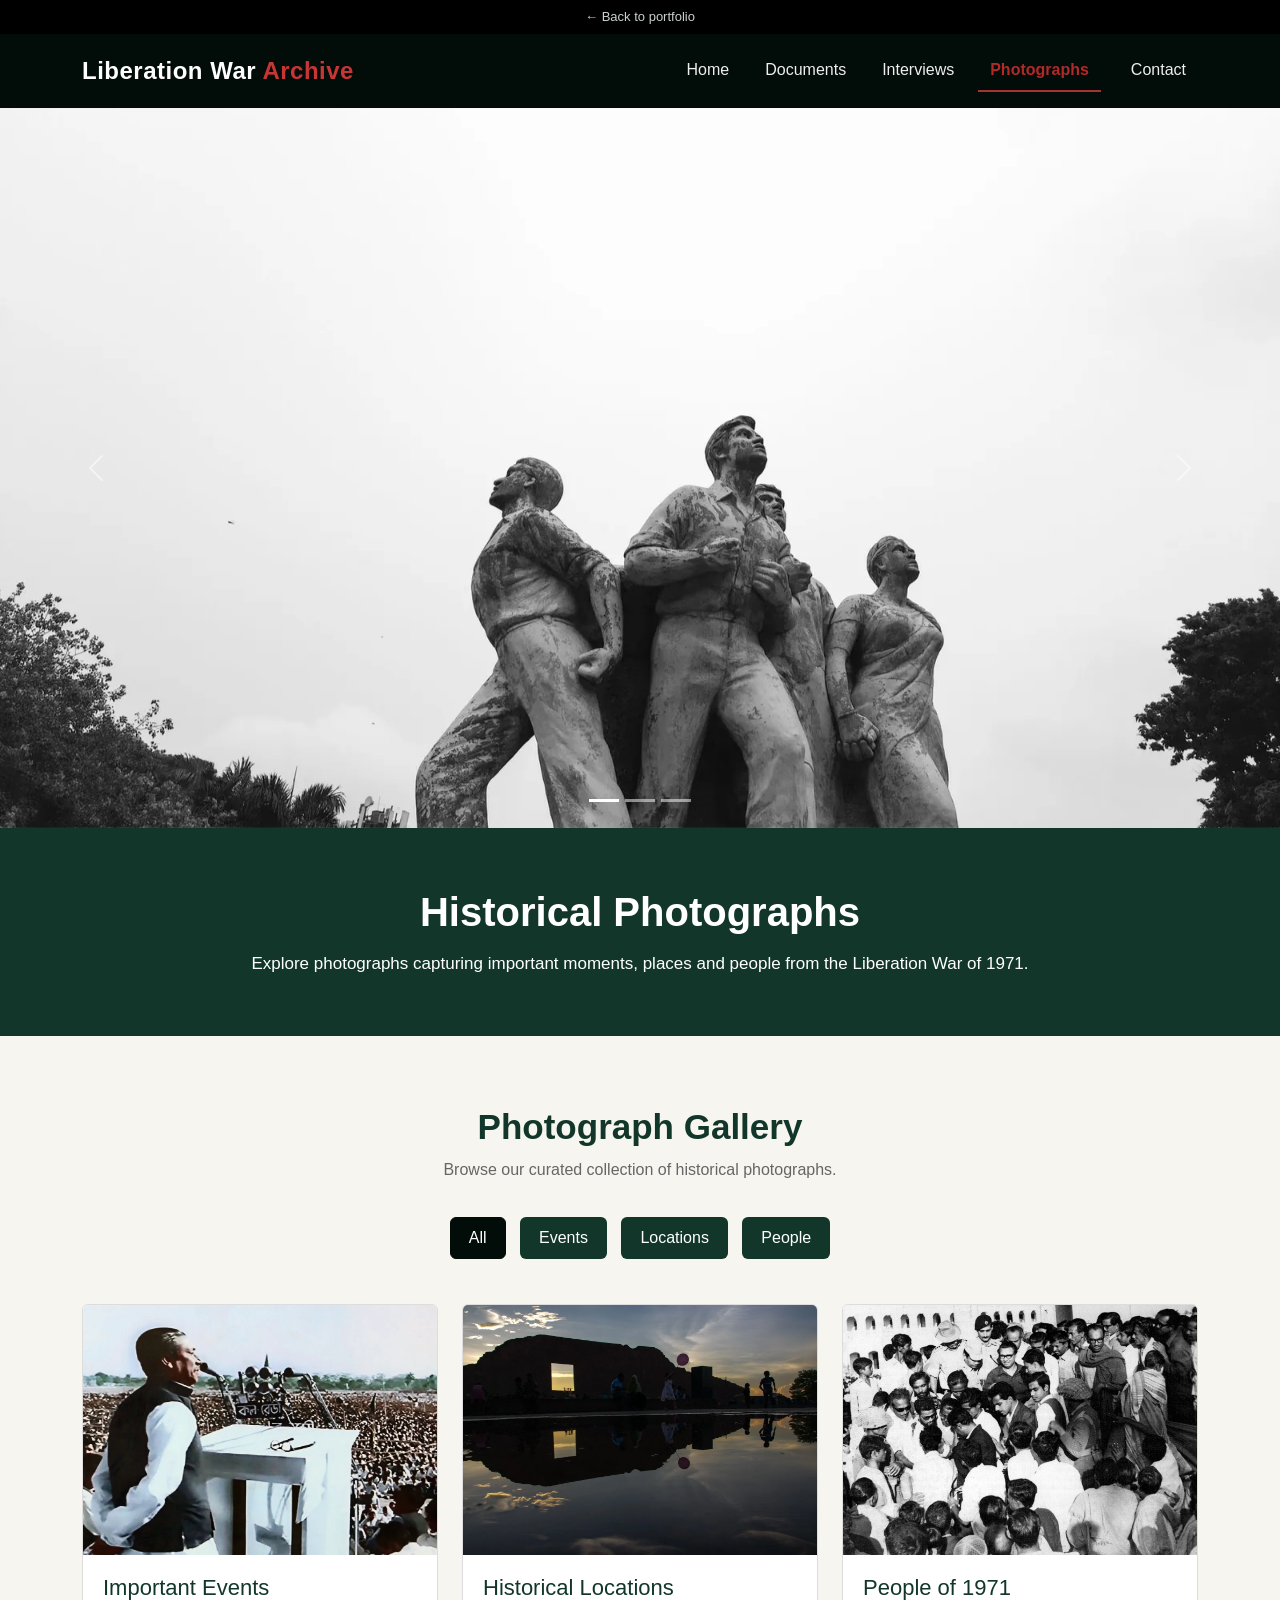
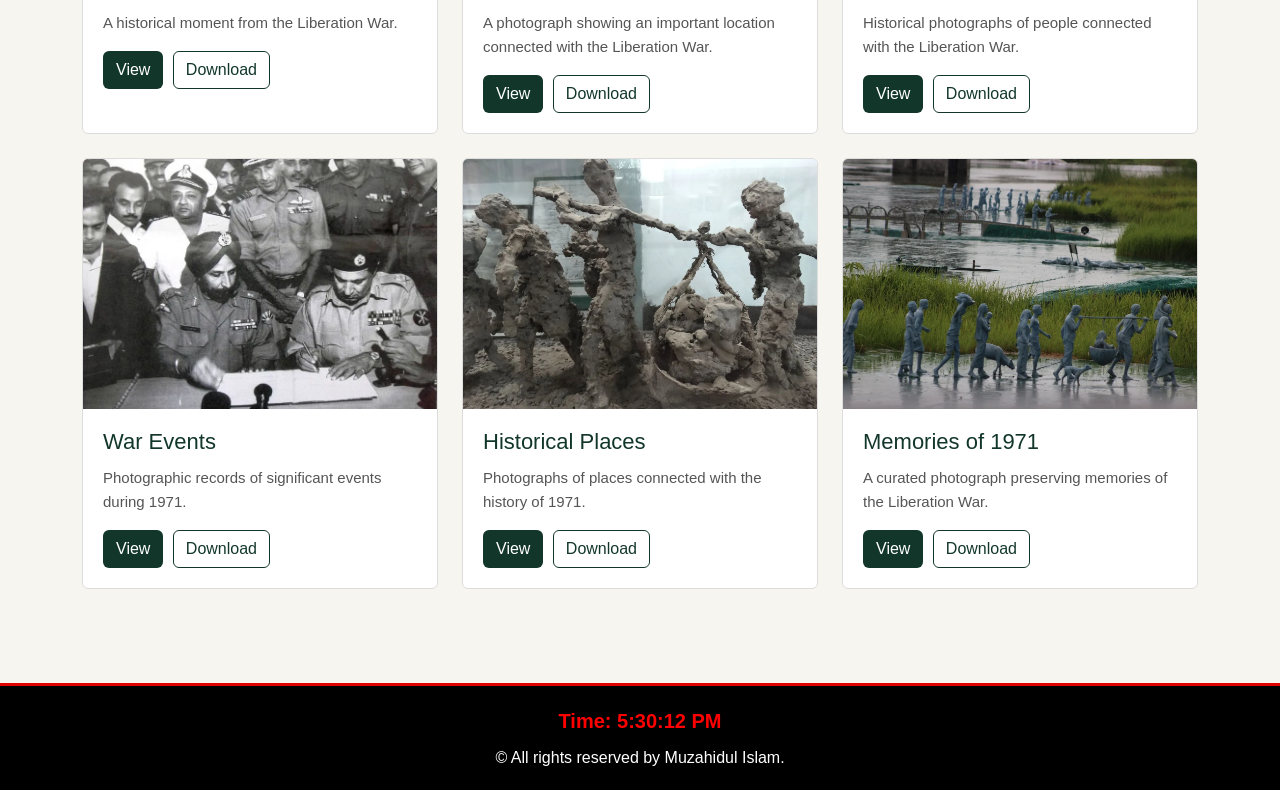
<file: liberation-war-archive/photographs.html>
<!DOCTYPE html>
<html lang="en">
<head>
    <meta charset="UTF-8">
    <meta name="viewport" content="width=device-width, initial-scale=1.0">
    <title>Historical Photographs | Liberation War Archive</title>
    <link rel="icon" href="data:image/svg+xml,%3Csvg xmlns='http://www.w3.org/2000/svg' viewBox='0 0 100 100'%3E%3Crect width='100' height='100' rx='22' fill='%2312372a'/%3E%3Ctext x='50' y='68' font-size='58' font-family='Arial' font-weight='700' text-anchor='middle' fill='%23e00000'%3EL%3C/text%3E%3C/svg%3E">
    <meta name="description" content="A curated gallery of photographs from the 1971 Liberation War of Bangladesh.">
    <link href="https://cdn.jsdelivr.net/npm/bootstrap@5.0.2/dist/css/bootstrap.min.css" rel="stylesheet" integrity="sha384-EVSTQN3/azprG1Anm3QDgpJLIm9Nao0Yz1ztcQTwFspd3yD65VohhpuuCOmLASjC" crossorigin="anonymous">
    <link rel="stylesheet" href="style.css">

</head>
<body>
    <a class="portfolio-bar" href="../index.html#projects">&larr; Back to portfolio</a>

    <!-- =============navStart====== -->
        <header>
    <nav class="navbar navbar-expand-lg archive-navbar navbar-dark">
        <div class="container">

            
            <a class="navbar-brand archive-logo" href="index.html">
                Liberation War <span>Archive</span>
            </a>

            
            <button class="navbar-toggler" type="button"
                    data-bs-toggle="collapse"
                    data-bs-target="#mainNavbar"
                    aria-controls="mainNavbar" aria-expanded="false" aria-label="Toggle navigation">
                <span class="navbar-toggler-icon"></span>
            </button>

            
            <div class="collapse navbar-collapse" id="mainNavbar">
                <ul class="navbar-nav ms-auto text-center">

                    <li class="nav-item">
                        <a class="nav-link" href="index.html">Home</a>
                    </li>
                    <li class="nav-item">
                        <a class="nav-link" href="documents.html">Documents</a>
                    </li>

                    <li class="nav-item">
                        <a class="nav-link" href="interview.html">Interviews</a>
                    </li>

                    <li class="nav-item">
                        <a class="nav-link active" aria-current="page" href="photographs.html">Photographs</a>
                    </li>

                    <li class="nav-item">
                        <a class="nav-link contact-btn" href="contact.html">
                            Contact
                        </a>
                    </li>

                </ul>
            </div>

        </div>
    </nav>
</header>

<main>

        <!-- ==========navEnd========= -->

        <!-- ========bannerstart========= -->
         <div id="carouselExampleIndicators" class="carousel slide" data-bs-ride="carousel">
  <div class="carousel-indicators">
    <button type="button" data-bs-target="#carouselExampleIndicators" data-bs-slide-to="0" class="active" aria-current="true" aria-label="Slide 1"></button>
    <button type="button" data-bs-target="#carouselExampleIndicators" data-bs-slide-to="1" aria-label="Slide 2"></button>
    <button type="button" data-bs-target="#carouselExampleIndicators" data-bs-slide-to="2" aria-label="Slide 3"></button>
  </div>
  <div class="carousel-inner">
    <div class="carousel-item active">
      <img src="images/b-1.webp" class="d-block w-100" alt="Historical photograph from the Liberation War, slide 1">
    </div>
    <div class="carousel-item">
      <img src="images/b-2.webp" class="d-block w-100" alt="Historical photograph from the Liberation War, slide 2">
    </div>
    <div class="carousel-item">
      <img src="images/b-3.webp" class="d-block w-100" alt="Historical photograph from the Liberation War, slide 3">
    </div>
  </div>
  <button class="carousel-control-prev" type="button" data-bs-target="#carouselExampleIndicators" data-bs-slide="prev">
    <span class="carousel-control-prev-icon" aria-hidden="true"></span>
    <span class="visually-hidden">Previous</span>
  </button>
  <button class="carousel-control-next" type="button" data-bs-target="#carouselExampleIndicators" data-bs-slide="next">
    <span class="carousel-control-next-icon" aria-hidden="true"></span>
    <span class="visually-hidden">Next</span>
  </button>
</div>

<!-- ========bannerEnd===== -->

<!-- Page Header -->
<section class="photo-header">

    <div class="container text-center">

        <h1>Historical Photographs</h1>

        <p>
            Explore photographs capturing important moments,
            places and people from the Liberation War of 1971.
        </p>

    </div>

</section>


<!-- Photo Gallery -->
<section class="photo-section">

    <div class="container">

        <!-- Gallery Title -->
        <div class="photo-title text-center">

            <h2>Photograph Gallery</h2>

            <p>
                Browse our curated collection of historical photographs.
            </p>

        </div>


        <!-- Categories -->
        <div class="photo-category text-center">

            <button class="btn category-btn active" data-filter="all">All</button>
            <button class="btn category-btn" data-filter="events">Events</button>
            <button class="btn category-btn" data-filter="locations">Locations</button>
            <button class="btn category-btn" data-filter="people">People</button>

        </div>


        
        <div class="row" id="photoGrid">


            
            <div class="col-lg-4 col-md-6 col-sm-12 mb-4 photo-item" data-category="events">

                <div class="photo-card">

                    <img src="images/p-1.webp"
                         alt="Liberation War Event"
                         class="img-fluid">

                    <div class="photo-content">

                        <h3>Important Events</h3>

                        <p>
                            A historical moment from the Liberation War.
                        </p>

                        <div class="photo-buttons">

                            <a href="images/p-1.webp"
                               target="_blank" rel="noopener noreferrer"
                               class="btn view-btn">
                                View
                            </a>

                            <a href="images/p-1.webp"
                               download
                               class="btn download-btn">
                                Download
                            </a>

                        </div>

                    </div>

                </div>

            </div>


            
            <div class="col-lg-4 col-md-6 col-sm-12 mb-4 photo-item" data-category="locations">

                <div class="photo-card">

                    <img src="images/p-2.webp"
                         alt="Liberation War Location"
                         class="img-fluid">

                    <div class="photo-content">

                        <h3>Historical Locations</h3>

                        <p>
                            A photograph showing an important location
                            connected with the Liberation War.
                        </p>

                        <div class="photo-buttons">

                            <a href="images/p-2.webp"
                               target="_blank" rel="noopener noreferrer"
                               class="btn view-btn">
                                View
                            </a>

                            <a href="images/p-2.webp"
                               download
                               class="btn download-btn">
                                Download
                            </a>

                        </div>

                    </div>

                </div>

            </div>


            
            <div class="col-lg-4 col-md-6 col-sm-12 mb-4 photo-item" data-category="people">

                <div class="photo-card">

                    <img src="images/p-22.webp"
                         alt="People of Liberation War"
                         class="img-fluid">

                    <div class="photo-content">

                        <h3>People of 1971</h3>

                        <p>
                            Historical photographs of people connected
                            with the Liberation War.
                        </p>

                        <div class="photo-buttons">

                            <a href="images/p-22.webp"
                               target="_blank" rel="noopener noreferrer"
                               class="btn view-btn">
                                View
                            </a>

                            <a href="images/p-22.webp"
                               download
                               class="btn download-btn">
                                Download
                            </a>

                        </div>

                    </div>

                </div>

            </div>


            
            <div class="col-lg-4 col-md-6 col-sm-12 mb-4 photo-item" data-category="events">

                <div class="photo-card">

                    <img src="images/p-3.webp"
                         alt="Liberation War Event"
                         class="img-fluid">

                    <div class="photo-content">

                        <h3>War Events</h3>

                        <p>
                            Photographic records of significant events
                            during 1971.
                        </p>

                        <div class="photo-buttons">

                            <a href="images/p-3.webp"
                               target="_blank" rel="noopener noreferrer"
                               class="btn view-btn">
                                View
                            </a>

                            <a href="images/p-3.webp"
                               download
                               class="btn download-btn">
                                Download
                            </a>

                        </div>

                    </div>

                </div>

            </div>


            
            <div class="col-lg-4 col-md-6 col-sm-12 mb-4 photo-item" data-category="locations">

                <div class="photo-card">

                    <img src="images/p-5.webp"
                         alt="Historical Place"
                         class="img-fluid">

                    <div class="photo-content">

                        <h3>Historical Places</h3>

                        <p>
                            Photographs of places connected with
                            the history of 1971.
                        </p>

                        <div class="photo-buttons">

                            <a href="images/p-5.webp"
                               target="_blank" rel="noopener noreferrer"
                               class="btn view-btn">
                                View
                            </a>

                            <a href="images/p-5.webp"
                               download
                               class="btn download-btn">
                                Download
                            </a>

                        </div>

                    </div>

                </div>

            </div>


            
            <div class="col-lg-4 col-md-6 col-sm-12 mb-4 photo-item" data-category="people">

                <div class="photo-card">

                    <img src="images/p-6.webp"
                         alt="Liberation War Memory"
                         class="img-fluid">

                    <div class="photo-content">

                        <h3>Memories of 1971</h3>

                        <p>
                            A curated photograph preserving memories
                            of the Liberation War.
                        </p>

                        <div class="photo-buttons">

                            <a href="images/p-6.webp"
                               target="_blank" rel="noopener noreferrer"
                               class="btn view-btn">
                                View
                            </a>

                            <a href="images/p-6.webp"
                               download
                               class="btn download-btn">
                                Download
                            </a>

                        </div>

                    </div>

                </div>

            </div>


        </div>

    </div>

</section>









</main>

<footer>
    <div class="container text-center">
    <div class="clock"></div>
    <div>
        &copy; All rights reserved by Muzahidul Islam.
    </div>
    </div>
</footer>














    <script src="script.js"></script>
    <script src="https://cdn.jsdelivr.net/npm/bootstrap@5.0.2/dist/js/bootstrap.bundle.min.js" integrity="sha384-MrcW6ZMFYlzcLA8Nl+NtUVF0sA7MsXsP1UyJoMp4YLEuNSfAP+JcXn/tWtIaxVXM" crossorigin="anonymous"></script>
    
</body>
</html>
</file>
<file: assets/css/style.css>
/* =====================================================
   MUZAHIDUL ISLAM PORTFOLIO
   Modern Frontend Developer Portfolio
===================================================== */


/* ================= ROOT ================= */

:root {

    --bg: #070b14;
    --bg-soft: #0b1120;
    --card: #0d1424;
    --card-light: #111a2c;

    --text: #f8fafc;
    --muted: #94a3b8;

    --primary: #60a5fa;
    --primary-dark: #2563eb;

    --border: rgba(148, 163, 184, 0.13);

    --font-main: "Inter", sans-serif;
    --font-display: "Space Grotesk", sans-serif;
}


/* ================= GLOBAL ================= */

* {
    margin: 0;
    padding: 0;
    box-sizing: border-box;
}

html {
    scroll-behavior: smooth;
}

body {
    background: var(--bg);
    color: var(--text);
    font-family: var(--font-main);
    overflow-x: hidden;
}

a {
    text-decoration: none;
}

img {
    max-width: 100%;
    display: block;
}

::selection {
    background: var(--primary);
    color: #000;
}

 /* ================= NAVBAR ================= */

.navbar {
    background: rgba(7, 11, 20, 0.72);

    backdrop-filter: blur(18px);

    -webkit-backdrop-filter: blur(18px);

    border-bottom: 1px solid rgba(255, 255, 255, 0.06);

    padding: 16px 0;

    transition:
        background 0.3s ease,
        padding 0.3s ease,
        box-shadow 0.3s ease;
}


/* ================= SCROLLED NAVBAR ================= */

.navbar.scrolled {
    background: rgba(5, 8, 16, 0.95);

    padding: 12px 0;

    box-shadow:
        0 10px 30px rgba(0, 0, 0, 0.15);
}


/* ================= BRAND ================= */

.navbar-brand {
    font-family: var(--font-display);

    font-size: 1.7rem;

    font-weight: 800;

    letter-spacing: -0.7px;

    color: var(--text);

    text-decoration: none;

    transition:
        color 0.3s ease,
        transform 0.3s ease;
}

.navbar-brand:hover {
    color: var(--text);

    transform: translateY(-1px);
}

.navbar-brand span {
    color: var(--primary);
}


/* ================= NAV LINKS ================= */

.navbar-nav {
    align-items: center;
}

.nav-link {
    position: relative;

    padding: 8px 2px !important;

    color: #aebbd0 !important;

    font-size: 0.82rem;

    font-weight: 500;

    text-decoration: none;

    transition:
        color 0.3s ease;
}

.nav-link::after {
    content: "";

    position: absolute;

    left: 0;
    bottom: 1px;

    width: 0;
    height: 2px;

    border-radius: 10px;

    background: var(--primary);

    transition: width 0.3s ease;
}

.nav-link:hover {
    color: var(--primary) !important;
}

.nav-link:hover::after,
.nav-link.active::after {
    width: 100%;
}

.nav-link.active {
    color: var(--primary) !important;
}


/* ================= CV BUTTON ================= */

.nav-btn {
    display: inline-flex;

    align-items: center;

    justify-content: center;

    gap: 7px;

    padding: 9px 15px;

    margin-left: 5px;

    border: 1px solid rgba(96, 165, 250, 0.35);

    border-radius: 8px;

    background: rgba(96, 165, 250, 0.05);

    color: var(--primary);

    font-size: 0.78rem;

    font-weight: 700;

    text-decoration: none;

    transition:
        transform 0.3s ease,
        background 0.3s ease,
        border-color 0.3s ease,
        color 0.3s ease,
        box-shadow 0.3s ease;
}

.nav-btn:hover {
    transform: translateY(-2px);

    background: var(--primary);

    border-color: var(--primary);

    color: #020617;

    box-shadow:
        0 8px 22px rgba(96, 165, 250, 0.15);
}

.nav-btn i {
    font-size: 0.8rem;
}


/* ================= MOBILE TOGGLER ================= */

.navbar-toggler {
    width: 44px;
    height: 40px;

    display: flex;

    align-items: center;
    justify-content: center;

    padding: 0;

    border: 1px solid var(--border);

    border-radius: 8px;

    background: rgba(255, 255, 255, 0.025);

    transition:
        border-color 0.3s ease,
        background 0.3s ease;
}

.navbar-toggler:hover {
    border-color: rgba(96, 165, 250, 0.4);

    background: rgba(96, 165, 250, 0.05);
}

.navbar-toggler:focus {
    box-shadow: none;

    border-color: var(--primary);
}

.navbar-toggler-icon {
    width: 20px;
    height: 20px;

    background-size: 20px 20px;

    filter: invert(1) brightness(1.5);
}


/* ================= MOBILE NAV ================= */

@media (max-width: 991px) {

    .navbar-collapse {
        margin-top: 15px;

        padding: 18px;

        background: rgba(7, 11, 20, 0.97);

        border: 1px solid var(--border);

        border-radius: 14px;

        box-shadow:
            0 20px 50px rgba(0, 0, 0, 0.25);
    }

    .navbar-nav {
        align-items: stretch !important;

        gap: 3px !important;
    }

    .nav-link {
        padding: 10px 8px !important;
    }

    .nav-link::after {
        display: none;
    }

    .nav-btn {
        margin: 10px 0 0;

        width: 100%;
    }

}


/* ================= HERO ================= */

.hero-section {
    position: relative;
    min-height: 100vh;
    overflow: hidden;
    display: flex;
    align-items: center;

    background:
        radial-gradient(circle at 80% 20%,
            rgba(37, 99, 235, 0.16),
            transparent 32%),
        radial-gradient(circle at 10% 90%,
            rgba(6, 182, 212, 0.08),
            transparent 30%),
        var(--bg);
}

.hero-glow {
    position: absolute;

    width: 500px;
    height: 500px;

    border-radius: 50%;

    filter: blur(120px);

    opacity: 0.12;

    pointer-events: none;
}

.glow-one {
    background: #2563eb;

    top: 5%;
    right: 5%;
}

.glow-two {
    background: #06b6d4;

    bottom: -20%;
    left: -10%;
}


/* ================= AVAILABILITY ================= */

.availability {
    display: inline-flex;
    align-items: center;
    gap: 8px;

    padding: 8px 13px;

    border: 1px solid rgba(96, 165, 250, 0.22);

    border-radius: 50px;

    background: rgba(96, 165, 250, 0.06);

    color: #b8c8dc;

    font-size: 0.75rem;

    margin-bottom: 30px;

    backdrop-filter: blur(10px);
}

.status-dot {
    width: 7px;
    height: 7px;

    border-radius: 50%;

    background: #22c55e;

    box-shadow: 0 0 12px #22c55e;

    animation: statusPulse 2s infinite;
}

@keyframes statusPulse {

    0%,
    100% {
        opacity: 1;
        transform: scale(1);
    }

    50% {
        opacity: 0.55;
        transform: scale(1.25);
    }
}


/* ================= HERO TEXT ================= */

.hero-small {
    color: var(--primary);

    font-size: 0.8rem;

    font-weight: 700;

    letter-spacing: 4px;

    margin-bottom: 12px;
}

.hero-title {
    font-family: var(--font-display);

    font-size: clamp(3.5rem, 8vw, 7rem);

    font-weight: 700;

    line-height: 0.95;

    letter-spacing: -5px;

    margin-bottom: 20px;
}

.hero-title span {
    display: block;

    color: var(--primary);
}

.hero-role {
    font-family: var(--font-display);

    font-size: clamp(1.4rem, 3vw, 2rem);

    color: #d7e0ec;

    margin-bottom: 25px;
}

.hero-description {
    max-width: 620px;

    color: var(--muted);

    font-size: 1.05rem;

    line-height: 1.9;

    margin-bottom: 35px;
}


/* ================= HERO BUTTONS ================= */

.hero-buttons {
    display: flex;

    flex-wrap: wrap;

    gap: 12px;
}

.btn-main,
.btn-outline {
    display: inline-flex;

    align-items: center;

    justify-content: center;

    gap: 10px;

    padding: 13px 22px;

    border-radius: 8px;

    font-size: 0.9rem;

    font-weight: 600;

    transition:
        transform 0.3s ease,
        background 0.3s ease,
        border-color 0.3s ease,
        color 0.3s ease,
        box-shadow 0.3s ease;
}

.btn-main {
    background: var(--primary);

    color: #020617;

    box-shadow: 0 10px 30px rgba(96, 165, 250, 0.12);
}

.btn-main:hover {
    background: #93c5fd;

    color: #020617;

    transform: translateY(-3px);

    box-shadow: 0 14px 35px rgba(96, 165, 250, 0.2);
}

.btn-outline {
    border: 1px solid var(--border);

    color: #d7e0ec;
}

.btn-outline:hover {
    border-color: var(--primary);

    color: var(--primary);

    transform: translateY(-3px);
}


/* ================= HERO SOCIAL ================= */

.hero-social {
    display: flex;

    gap: 12px;

    margin-top: 35px;
}

.hero-social a,
.footer-social a {
    width: 42px;
    height: 42px;

    display: flex;

    align-items: center;

    justify-content: center;

    border: 1px solid var(--border);

    border-radius: 50%;

    color: var(--muted);

    transition:
        transform 0.3s ease,
        border-color 0.3s ease,
        color 0.3s ease,
        background 0.3s ease;
}

.hero-social a:hover,
.footer-social a:hover {
    border-color: var(--primary);

    color: var(--primary);

    background: rgba(96, 165, 250, 0.06);

    transform: translateY(-3px);
}


/* ================= PROFILE ================= */

.profile-wrapper {
    position: relative;

    width: 100%;

    max-width: 390px;

    margin: auto;

    padding: 20px;
}

.profile-card {
    position: relative;

    padding: 10px;

    border: 1px solid rgba(96, 165, 250, 0.25);

    border-radius: 25px;

    background:
        linear-gradient(145deg,
            rgba(255, 255, 255, 0.08),
            rgba(255, 255, 255, 0.02));

    backdrop-filter: blur(15px);

    box-shadow:
        0 30px 80px rgba(0, 0, 0, 0.4);

    animation: profileFloat 5s ease-in-out infinite;
}

@keyframes profileFloat {

    0%,
    100% {
        transform: translateY(0);
    }

    50% {
        transform: translateY(-8px);
    }
}

.profile-top {
    display: flex;

    gap: 6px;

    padding: 8px 10px;
}

.profile-top span {
    width: 7px;
    height: 7px;

    border-radius: 50%;

    background: #64748b;
}

.profile-image {
    height: 430px;

    overflow: hidden;

    border-radius: 18px;

    background: transparent;
}

.profile-image img {
    width: 100%;
    height: 100%;

    object-fit: contain;

    object-position: center bottom;

    display: block;

    transition: transform 0.6s ease;
}

.profile-card:hover .profile-image img {
    transform: scale(1.025);
}

.profile-info {
    padding: 20px 15px 12px;
}

.profile-info p {
    margin: 0 0 5px;

    color: var(--primary);

    font-size: 0.75rem;

    text-transform: uppercase;

    letter-spacing: 2px;
}

.profile-info h3 {
    font-family: var(--font-display);

    font-size: 1.4rem;

    margin-bottom: 7px;
}

.profile-info span {
    color: var(--muted);

    font-size: 0.8rem;
}


/* ================= FLOATING SKILL CARDS ================= */

.floating-card {
    position: absolute;

    display: flex;

    align-items: center;

    gap: 8px;

    padding: 11px 15px;

    background: rgba(17, 24, 39, 0.92);

    border: 1px solid var(--border);

    border-radius: 10px;

    color: #dbeafe;

    font-size: 0.75rem;

    font-weight: 600;

    box-shadow:
        0 20px 40px rgba(0, 0, 0, 0.3);

    backdrop-filter: blur(10px);

    z-index: 5;
}

.floating-card i {
    color: var(--primary);

    font-size: 1rem;
}

.card-html {
    left: -20px;

    top: 25%;

    animation: floatingHTML 4s ease-in-out infinite;
}

.card-js {
    right: -20px;

    bottom: 25%;

    animation: floatingJS 4.5s ease-in-out infinite;
}

@keyframes floatingHTML {

    0%,
    100% {
        transform: translateY(0);
    }

    50% {
        transform: translateY(-10px);
    }
}

@keyframes floatingJS {

    0%,
    100% {
        transform: translateY(0);
    }

    50% {
        transform: translateY(10px);
    }
}


/* ================= SECTION ================= */

.section-padding {
    padding: 120px 0;
}

.dark-section {
    background: #090f1b;
}

.section-heading {
    display: flex;
    align-items: flex-start;
    gap: 20px;
    margin-bottom: 65px;
}

.section-label {
    color: var(--primary);
    font-size: 0.75rem;
    font-weight: 700;
    letter-spacing: 3px;
    margin-bottom: 12px;
}

.section-heading h2 {
    font-family: var(--font-display);
    font-size: clamp(2.2rem, 5vw, 3.7rem);
    line-height: 1.05;
    letter-spacing: -2px;
}

.section-heading h2 span {
    color: var(--primary);
}


/* ================= ABOUT ================= */

.about-large {
    max-width: 760px;

    font-family: var(--font-display);

    font-size: clamp(1.5rem, 3vw, 2.2rem);

    font-weight: 500;

    line-height: 1.4;

    letter-spacing: -0.5px;

    margin-bottom: 25px;
}

.about-text {
    max-width: 720px;

    color: var(--muted);

    line-height: 1.9;

    margin-bottom: 15px;
}

.text-link {
    display: inline-flex;

    align-items: center;

    gap: 10px;

    position: relative;

    color: var(--primary);

    font-weight: 600;

    margin-top: 20px;

    text-decoration: none;

    transition:
        color 0.3s ease,
        gap 0.3s ease;
}

.text-link:hover {
    color: #bfdbfe;

    gap: 14px;
}


/* ================= STATS ================= */

.stats-grid {
    display: grid;

    grid-template-columns: repeat(2, 1fr);

    gap: 15px;
}

.stat-card {
    position: relative;

    padding: 25px;

    min-height: 175px;

    display: flex;

    flex-direction: column;

    justify-content: space-between;

    background:
        linear-gradient(
            145deg,
            rgba(255, 255, 255, 0.045),
            rgba(255, 255, 255, 0.015)
        );

    border: 1px solid var(--border);

    border-radius: 16px;

    overflow: hidden;

    transition:
        transform 0.35s ease,
        border-color 0.35s ease,
        background 0.35s ease,
        box-shadow 0.35s ease;
}

.stat-card::before {
    content: "";

    position: absolute;

    width: 100px;
    height: 100px;

    top: -45px;
    right: -45px;

    border-radius: 50%;

    background: rgba(96, 165, 250, 0.08);

    filter: blur(5px);

    pointer-events: none;
}

.stat-card:hover {
    transform: translateY(-7px);

    border-color: rgba(96, 165, 250, 0.4);

    background:
        linear-gradient(
            145deg,
            rgba(96, 165, 250, 0.07),
            rgba(255, 255, 255, 0.015)
        );

    box-shadow:
        0 18px 40px rgba(0, 0, 0, 0.2);
}


/* ================= STAT ICON ================= */

.stat-icon {
    display: inline-flex;

    width: 40px;
    height: 40px;

    align-items: center;

    justify-content: center;

    border-radius: 9px;

    background: rgba(96, 165, 250, 0.08);

    border: 1px solid rgba(96, 165, 250, 0.12);

    color: var(--primary);

    margin-bottom: 20px;

    transition:
        transform 0.3s ease,
        background 0.3s ease;
}

.stat-card:hover .stat-icon {
    transform: scale(1.08);

    background: rgba(96, 165, 250, 0.13);
}


/* ================= STAT NUMBER ================= */

.stat-card h3 {
    font-family: var(--font-display);

    font-size: 1.8rem;

    font-weight: 700;

    margin-bottom: 6px;

    color: var(--text);
}

.stat-card p {
    color: var(--muted);

    font-size: 0.8rem;

    line-height: 1.5;

    margin: 0;
}


/* ================= ABOUT RESPONSIVE ================= */

@media (max-width: 767px) {

    .about-large {
        font-size: 1.45rem;

        line-height: 1.5;
    }

    .about-text {
        font-size: 0.92rem;

        line-height: 1.8;
    }

    .stats-grid {
        gap: 12px;
    }

    .stat-card {
        min-height: 155px;

        padding: 20px;
    }

    .stat-card h3 {
        font-size: 1.55rem;
    }

}


/* ================= SKILLS ================= */

.skill-card {
    position: relative;

    height: 100%;

    min-height: 330px;

    padding: 30px;

    display: flex;
    flex-direction: column;

    background:
        linear-gradient(
            145deg,
            rgba(255, 255, 255, 0.045),
            rgba(255, 255, 255, 0.015)
        );

    border: 1px solid var(--border);

    border-radius: 18px;

    overflow: hidden;

    transition:
        transform 0.35s ease,
        border-color 0.35s ease,
        box-shadow 0.35s ease;
}

.skill-card::before {
    content: "";

    position: absolute;

    width: 130px;
    height: 130px;

    top: -65px;
    right: -65px;

    border-radius: 50%;

    background: rgba(96, 165, 250, 0.08);

    filter: blur(5px);

    pointer-events: none;
}

.skill-card:hover {
    transform: translateY(-8px);

    border-color: rgba(96, 165, 250, 0.4);

    box-shadow:
        0 20px 45px rgba(0, 0, 0, 0.25);
}


/* ================= SKILL TOP ================= */

.skill-top {
    display: flex;

    align-items: center;

    justify-content: space-between;

    margin-bottom: 22px;
}

.skill-icon {
    width: 55px;
    height: 55px;

    display: flex;

    align-items: center;

    justify-content: center;

    border-radius: 12px;

    background: rgba(96, 165, 250, 0.08);

    border: 1px solid rgba(96, 165, 250, 0.12);

    color: var(--primary);

    font-size: 1.7rem;

    margin-bottom: 0;

    transition:
        transform 0.3s ease,
        background 0.3s ease;
}

.skill-card:hover .skill-icon {
    transform: scale(1.08);

    background: rgba(96, 165, 250, 0.13);
}


/* ================= SKILL LEVEL ================= */

.skill-level {
    padding: 5px 9px;

    border-radius: 6px;

    background: rgba(96, 165, 250, 0.08);

    border: 1px solid rgba(96, 165, 250, 0.15);

    color: var(--primary);

    font-size: 0.7rem;

    font-weight: 700;
}


/* ================= SKILL TITLE ================= */

.skill-card h3 {
    font-family: var(--font-display);

    font-size: 1.3rem;

    margin-bottom: 10px;
}


/* ================= SKILL DESCRIPTION ================= */

.skill-card p {
    color: var(--muted);

    font-size: 0.85rem;

    line-height: 1.7;

    min-height: 58px;

    margin-bottom: auto;
}


/* ================= SKILL PROGRESS ================= */

.skill-line {
    height: 4px;

    background: #172033;

    border-radius: 10px;

    margin: 25px 0 10px;

    overflow: hidden;
}

.skill-line span {
    display: block;

    height: 100%;

    border-radius: 10px;

    background: var(--primary);

    transform-origin: left;

    animation: skillProgress 1.2s ease-out;
}

@keyframes skillProgress {
    from {
        transform: scaleX(0);
    }

    to {
        transform: scaleX(1);
    }
}


/* ================= SKILL CATEGORY ================= */

.skill-card small {
    color: #64748b;

    font-size: 0.7rem;

    letter-spacing: 0.3px;
}


/* ================= ADDITIONAL SKILLS ================= */

.additional-skills {
    display: flex;

    flex-wrap: wrap;

    gap: 10px;

    margin-top: 35px;
}

.additional-skills span {
    padding: 9px 14px;

    border: 1px solid var(--border);

    border-radius: 50px;

    background: rgba(255, 255, 255, 0.015);

    color: var(--muted);

    font-size: 0.75rem;

    transition:
        border-color 0.3s ease,
        color 0.3s ease,
        background 0.3s ease,
        transform 0.3s ease;
}

.additional-skills span:hover {
    border-color: rgba(96, 165, 250, 0.35);

    color: var(--primary);

    background: rgba(96, 165, 250, 0.05);

    transform: translateY(-2px);
}


/* ================= SKILLS RESPONSIVE ================= */

@media (max-width: 767px) {

    .skill-card {
        min-height: 300px;

        padding: 25px;
    }

    .skill-card p {
        min-height: auto;

        margin-bottom: 20px;
    }

    .additional-skills {
        margin-top: 25px;
    }

}


/* ================= EXPERIENCE ================= */

.timeline {
    position: relative;

    max-width: 900px;

    margin: auto;

    padding: 10px 0;
}


/* ================= TIMELINE LINE ================= */

.timeline::before {
    content: "";

    position: absolute;

    left: 7px;
    top: 0;
    bottom: 0;

    width: 1px;

    background:
        linear-gradient(
            to bottom,
            transparent,
            var(--border) 8%,
            var(--border) 92%,
            transparent
        );
}


/* ================= TIMELINE ITEM ================= */

.timeline-item {
    position: relative;

    padding-left: 55px;

    margin-bottom: 45px;
}

.timeline-item:last-child {
    margin-bottom: 0;
}


/* ================= TIMELINE DOT ================= */

.timeline-dot {
    position: absolute;

    left: 0;
    top: 28px;

    width: 15px;
    height: 15px;

    border-radius: 50%;

    background: var(--bg);

    border: 3px solid var(--primary);

    box-shadow:
        0 0 0 5px rgba(96, 165, 250, 0.08),
        0 0 22px rgba(96, 165, 250, 0.45);

    z-index: 2;

    transition:
        transform 0.3s ease,
        box-shadow 0.3s ease;
}


/* ================= TIMELINE CONTENT ================= */

.timeline-content {
    position: relative;

    padding: 28px 30px;

    background:
        linear-gradient(
            145deg,
            rgba(255, 255, 255, 0.045),
            rgba(255, 255, 255, 0.015)
        );

    border: 1px solid var(--border);

    border-radius: 16px;

    transition:
        transform 0.35s ease,
        border-color 0.35s ease,
        box-shadow 0.35s ease,
        background 0.35s ease;
}

.timeline-content:hover {
    transform: translateX(6px);

    border-color: rgba(96, 165, 250, 0.35);

    background:
        linear-gradient(
            145deg,
            rgba(96, 165, 250, 0.055),
            rgba(255, 255, 255, 0.015)
        );

    box-shadow:
        0 18px 40px rgba(0, 0, 0, 0.18);
}

.timeline-item:hover .timeline-dot {
    transform: scale(1.15);

    box-shadow:
        0 0 0 6px rgba(96, 165, 250, 0.1),
        0 0 28px rgba(96, 165, 250, 0.6);
}


/* ================= TIMELINE DATE ================= */

.timeline-date {
    display: inline-flex;

    align-items: center;

    padding: 6px 10px;

    margin-bottom: 16px;

    border: 1px solid rgba(96, 165, 250, 0.15);

    border-radius: 6px;

    background: rgba(96, 165, 250, 0.07);

    color: var(--primary);

    font-size: 0.68rem;

    font-weight: 700;

    letter-spacing: 1.5px;
}


/* ================= JOB TITLE ================= */

.timeline-content h3 {
    font-family: var(--font-display);

    font-size: 1.55rem;

    font-weight: 700;

    color: var(--text);

    margin-bottom: 6px;
}


/* ================= COMPANY ================= */

.timeline-content h4 {
    color: #cbd5e1;

    font-size: 0.9rem;

    font-weight: 500;

    line-height: 1.5;

    margin-bottom: 15px;
}


/* ================= DESCRIPTION ================= */

.timeline-content p {
    max-width: 700px;

    color: var(--muted);

    font-size: 0.88rem;

    line-height: 1.8;

    margin: 0;
}


/* ================= EXPERIENCE RESPONSIVE ================= */

@media (max-width: 767px) {

    .timeline {
        padding: 5px 0;
    }

    .timeline::before {
        left: 6px;
    }

    .timeline-item {
        padding-left: 35px;

        margin-bottom: 30px;
    }

    .timeline-dot {
        left: 0;

        top: 25px;

        width: 13px;
        height: 13px;

        border-width: 2px;
    }

    .timeline-content {
        padding: 22px 20px;

        border-radius: 14px;
    }

    .timeline-content:hover {
        transform: translateY(-4px);
    }

    .timeline-date {
        font-size: 0.62rem;

        letter-spacing: 1.2px;

        padding: 5px 8px;
    }

    .timeline-content h3 {
        font-size: 1.3rem;
    }

    .timeline-content h4 {
        font-size: 0.82rem;
    }

    .timeline-content p {
        font-size: 0.82rem;

        line-height: 1.75;
    }

}


 /* ================= EDUCATION ================= */

.education-list {
    max-width: 900px;

    margin: auto;

    display: flex;

    flex-direction: column;

    gap: 18px;
}


/* ================= EDUCATION CARD ================= */

.education-card {
    position: relative;

    display: flex;

    align-items: flex-start;

    gap: 22px;

    padding: 28px 30px;

    background:
        linear-gradient(
            145deg,
            rgba(255, 255, 255, 0.045),
            rgba(255, 255, 255, 0.015)
        );

    border: 1px solid var(--border);

    border-radius: 16px;

    transition:
        transform 0.35s ease,
        border-color 0.35s ease,
        background 0.35s ease,
        box-shadow 0.35s ease;
}

.education-card:hover {
    transform: translateY(-5px);

    border-color: rgba(96, 165, 250, 0.35);

    background:
        linear-gradient(
            145deg,
            rgba(96, 165, 250, 0.055),
            rgba(255, 255, 255, 0.015)
        );

    box-shadow:
        0 18px 40px rgba(0, 0, 0, 0.18);
}


/* ================= EDUCATION ICON ================= */

.education-icon {
    flex-shrink: 0;

    width: 52px;
    height: 52px;

    display: flex;

    align-items: center;
    justify-content: center;

    border-radius: 12px;

    background: rgba(96, 165, 250, 0.08);

    border: 1px solid rgba(96, 165, 250, 0.14);

    color: var(--primary);

    font-size: 1.35rem;

    transition:
        transform 0.3s ease,
        background 0.3s ease;
}

.education-card:hover .education-icon {
    transform: scale(1.08);

    background: rgba(96, 165, 250, 0.13);
}


/* ================= EDUCATION MAIN ================= */

.education-main {
    flex: 1;
}


/* ================= EDUCATION TOP ================= */

.education-top {
    display: flex;

    align-items: center;

    justify-content: space-between;

    gap: 15px;

    margin-bottom: 14px;
}


/* ================= EDUCATION YEAR ================= */

.education-year {
    display: inline-flex;

    align-items: center;

    padding: 6px 10px;

    border-radius: 6px;

    background: rgba(96, 165, 250, 0.07);

    border: 1px solid rgba(96, 165, 250, 0.15);

    color: var(--primary);

    font-size: 0.68rem;

    font-weight: 700;

    letter-spacing: 1.5px;
}


/* ================= CURRENT STATUS ================= */

.education-status {
    display: inline-flex;

    align-items: center;

    gap: 6px;

    color: #94a3b8;

    font-size: 0.7rem;

    font-weight: 600;
}

.education-status span {
    width: 6px;
    height: 6px;

    border-radius: 50%;

    background: #22c55e;

    box-shadow: 0 0 10px rgba(34, 197, 94, 0.7);
}


/* ================= EDUCATION TITLE ================= */

.education-card h3 {
    font-family: var(--font-display);

    color: var(--text);

    font-size: 1.35rem;

    font-weight: 700;

    line-height: 1.4;

    margin-bottom: 8px;
}


/* ================= INSTITUTE ================= */

.education-card p {
    color: var(--muted);

    font-size: 0.88rem;

    line-height: 1.7;

    margin-bottom: 12px;
}


/* ================= RESULT ================= */

.education-card .result {
    display: inline-flex;

    align-items: center;

    padding: 5px 9px;

    border-radius: 5px;

    background: rgba(255, 255, 255, 0.035);

    border: 1px solid var(--border);

    color: #94a3b8;

    font-size: 0.68rem;

    font-weight: 600;
}


/* ================= CURRENT EDUCATION ================= */

.current-education {
    border-color: rgba(96, 165, 250, 0.22);

    box-shadow:
        0 10px 35px rgba(0, 0, 0, 0.12);
}


/* ================= EDUCATION RESPONSIVE ================= */

@media (max-width: 767px) {

    .education-list {
        gap: 14px;
    }

    .education-card {
        gap: 16px;

        padding: 22px 20px;

        border-radius: 14px;
    }

    .education-icon {
        width: 44px;
        height: 44px;

        font-size: 1.1rem;

        border-radius: 10px;
    }

    .education-top {
        align-items: flex-start;

        flex-direction: column;

        gap: 8px;

        margin-bottom: 12px;
    }

    .education-card h3 {
        font-size: 1.15rem;
    }

    .education-card p {
        font-size: 0.82rem;
    }

    .education-status {
        font-size: 0.65rem;
    }

}

/* ================= PROJECTS ================= */

/* ================= PROJECT CARDS ================= */

.project-card {
    position: relative;
    height: 100%;

    background: var(--card);

    border: 1px solid var(--border);
    border-radius: 20px;

    overflow: hidden;

    transition:
        transform 0.35s ease,
        border-color 0.35s ease,
        box-shadow 0.35s ease;
}

.project-card:hover {
    transform: translateY(-8px);

    border-color: rgba(96, 165, 250, 0.45);

    box-shadow:
        0 18px 45px rgba(0, 0, 0, 0.25);
}


/* ================= PROJECT NUMBER ================= */

.project-number {
    position: absolute;

    top: 18px;
    right: 18px;

    z-index: 5;

    width: 42px;
    height: 42px;

    display: flex;
    align-items: center;
    justify-content: center;

    border-radius: 50%;

    background: rgba(7, 11, 20, 0.85);

    border: 1px solid rgba(255, 255, 255, 0.12);

    color: #fff;

    font-size: 13px;
    font-weight: 700;

    backdrop-filter: blur(10px);
}


/* ================= PROJECT THUMB ================= */

.project-thumb {
    position: relative;

    display: block;

    width: 100%;

    aspect-ratio: 16 / 9;

    overflow: hidden;

    background: #0b1220;
}

.project-thumb img {
    width: 100%;
    height: 100%;

    object-fit: cover;

    display: block;

    transition: transform 0.5s ease;
}

.project-card:hover .project-thumb img {
    transform: scale(1.05);
}


/* ================= PROJECT INFO ================= */

.project-info {
    padding: 28px;
}


/* ================= PROJECT TAGS ================= */

.project-tags {
    display: flex;

    flex-wrap: wrap;

    gap: 8px;

    margin-bottom: 18px;
}

.project-tags span {
    display: inline-flex;

    align-items: center;
    justify-content: center;

    padding: 6px 10px;

    border-radius: 7px;

    background: rgba(96, 165, 250, 0.08);

    border: 1px solid rgba(96, 165, 250, 0.15);

    color: var(--muted);

    font-size: 10px;

    font-weight: 700;

    letter-spacing: 0.5px;
}


/* ================= PROJECT TITLE ================= */

.project-info h3 {
    margin-bottom: 12px;

    color: var(--text);

    font-family: "Space Grotesk", sans-serif;

    font-size: 24px;

    font-weight: 700;
}


/* ================= PROJECT DESCRIPTION ================= */

.project-info p {
    margin-bottom: 22px;

    color: var(--muted);

    font-size: 14px;

    line-height: 1.8;
}


/* ================= PROJECT BUTTONS ================= */

.project-buttons {
    display: flex;

    flex-wrap: wrap;

    gap: 12px;

    margin-top: auto;
}

.project-link {
    display: inline-flex;

    align-items: center;
    gap: 8px;

    padding: 10px 15px;

    border: 1px solid var(--border);

    border-radius: 8px;

    color: var(--text);

    text-decoration: none;

    font-size: 13px;

    font-weight: 600;

    transition:
        background 0.3s ease,
        border-color 0.3s ease,
        transform 0.3s ease;
}

.project-link:hover {
    background: rgba(96, 165, 250, 0.08);

    border-color: rgba(96, 165, 250, 0.4);

    transform: translateY(-2px);

    color: #60a5fa;
}

.project-link i {
    font-size: 14px;
}


/* ================= DIGITAL CLOCK PREVIEW ================= */

.thumb-clock {
    text-decoration: none;
}

.clock-preview {
    width: 100%;
    height: 100%;

    min-height: 260px;

    display: flex;

    flex-direction: column;

    align-items: center;
    justify-content: center;

    gap: 10px;

    background:
        radial-gradient(circle at center,
            rgba(96, 165, 250, 0.12),
            transparent 65%);

    color: #fff;

    transition: transform 0.5s ease;
}

.project-card:hover .clock-preview {
    transform: scale(1.02);
}

.clock-icon {
    width: 54px;
    height: 54px;

    display: flex;
    align-items: center;
    justify-content: center;

    border-radius: 50%;

    background: rgba(96, 165, 250, 0.1);

    border: 1px solid rgba(96, 165, 250, 0.25);

    font-size: 24px;

    color: #60a5fa;
}

.clock-text {
    font-size: 11px;

    font-weight: 700;

    letter-spacing: 3px;

    color: var(--muted);
}

.clock-time {
    font-family: "Space Grotesk", sans-serif;

    font-size: clamp(28px, 5vw, 48px);

    font-weight: 700;

    letter-spacing: 2px;

    color: #fff;
}


/* ================= PROJECT NOTE ================= */

.project-note {
    display: flex;

    align-items: flex-start;

    gap: 10px;

    margin-top: 28px;

    padding: 15px 18px;

    border: 1px solid var(--border);

    border-radius: 12px;

    background: rgba(255, 255, 255, 0.02);

    color: var(--muted);

    font-size: 13px;

    line-height: 1.7;
}

.project-note i {
    flex-shrink: 0;

    margin-top: 3px;

    color: #60a5fa;
}


/* ================= PROJECT RESPONSIVE ================= */

@media (max-width: 767px) {

    .project-info {
        padding: 22px;
    }

    .project-info h3 {
        font-size: 21px;
    }

    .project-info p {
        font-size: 13px;
    }

    .project-number {
        top: 14px;
        right: 14px;

        width: 38px;
        height: 38px;

        font-size: 12px;
    }

    .clock-preview {
        min-height: 220px;
    }

}

.project-number {
    position: absolute;

    top: 18px;
    right: 20px;

    z-index: 3;

    color: rgba(255, 255, 255, 0.3);

    font-family: var(--font-display);

    font-size: 0.9rem;
}

.project-preview {
    height: 280px;

    padding: 40px;

    display: flex;
    align-items: center;
    justify-content: center;

    background:
        radial-gradient(circle at center,
            rgba(96, 165, 250, 0.15),
            transparent 60%);
}

.preview-window {
    width: 90%;
    height: 75%;

    background: #101827;

    border: 1px solid rgba(255, 255, 255, 0.08);

    border-radius: 10px;

    overflow: hidden;

    box-shadow: 0 25px 60px rgba(0, 0, 0, 0.35);
}

.preview-bar {
    height: 25px;
    border-bottom: 1px solid rgba(255, 255, 255, 0.07);
    background: #151e2e;
}

.preview-content {
    padding: 25px;

    display: grid;

    grid-template-columns: 1.5fr 1fr;

    gap: 10px;
}

.preview-content div {
    height: 45px;

    border-radius: 6px;

    background: rgba(96, 165, 250, 0.15);
}

.preview-content div:first-child {
    grid-row: span 2;
    height: 100px;
}

.project-info {
    padding: 25px;
}

.project-info>div {
    display: flex;
    gap: 8px;
    margin-bottom: 15px;
}

.project-info>div span {
    padding: 5px 9px;

    border-radius: 50px;

    background: rgba(96, 165, 250, 0.08);

    color: var(--primary);

    font-size: 0.6rem;

    letter-spacing: 1px;
}

.project-info h3 {
    font-family: var(--font-display);
    font-size: 1.5rem;
}

.project-info p {
    color: var(--muted);
    line-height: 1.7;
    font-size: 0.85rem;
}

.project-link {
    display: inline-flex;
    gap: 8px;

    color: var(--primary);

    font-size: 0.85rem;

    font-weight: 600;

    margin-top: 10px;
}

.project-note {
    margin-top: 25px;

    color: #64748b;

    font-size: 0.8rem;
}


/* ================= CONTACT ================= */

.contact-section {
    position: relative;

    overflow: hidden;
}


/* ================= CONTACT BOX ================= */

.contact-box {
    position: relative;

    padding: 65px;

    background:
        radial-gradient(
            circle at 90% 10%,
            rgba(96, 165, 250, 0.12),
            transparent 35%
        ),
        linear-gradient(
            145deg,
            rgba(255, 255, 255, 0.055),
            rgba(255, 255, 255, 0.015)
        );

    border: 1px solid var(--border);

    border-radius: 24px;

    overflow: hidden;

    box-shadow:
        0 25px 70px rgba(0, 0, 0, 0.2);
}

.contact-box::before {
    content: "";

    position: absolute;

    width: 220px;
    height: 220px;

    right: -90px;
    bottom: -110px;

    border-radius: 50%;

    background: rgba(96, 165, 250, 0.08);

    filter: blur(10px);

    pointer-events: none;
}


/* ================= CONTACT HEADING ================= */

.contact-box h2 {
    max-width: 650px;

    font-family: var(--font-display);

    font-size: clamp(2.4rem, 5vw, 4.5rem);

    font-weight: 700;

    line-height: 1.05;

    letter-spacing: -2px;

    margin: 15px 0 25px;
}

.contact-box h2 span {
    display: block;

    color: var(--primary);
}


/* ================= CONTACT INTRO ================= */

.contact-intro {
    max-width: 600px;

    color: var(--muted);

    font-size: 0.95rem;

    line-height: 1.9;

    margin-bottom: 30px;
}


/* ================= CONTACT CTA ================= */

.contact-cta {
    display: inline-flex;

    align-items: center;

    gap: 10px;

    padding: 13px 20px;

    border-radius: 8px;

    background: var(--primary);

    color: #020617;

    font-size: 0.85rem;

    font-weight: 700;

    text-decoration: none;

    box-shadow:
        0 10px 30px rgba(96, 165, 250, 0.12);

    transition:
        transform 0.3s ease,
        background 0.3s ease,
        box-shadow 0.3s ease;
}

.contact-cta:hover {
    transform: translateY(-3px);

    background: #93c5fd;

    color: #020617;

    box-shadow:
        0 15px 35px rgba(96, 165, 250, 0.2);
}


/* ================= CONTACT DETAILS ================= */

.contact-details {
    display: flex;

    flex-direction: column;

    gap: 12px;
}


/* ================= CONTACT ITEM ================= */

.contact-item {
    position: relative;

    display: flex;

    align-items: center;

    gap: 14px;

    padding: 17px;

    border: 1px solid var(--border);

    border-radius: 12px;

    background: rgba(255, 255, 255, 0.025);

    color: var(--text);

    text-decoration: none;

    transition:
        transform 0.3s ease,
        border-color 0.3s ease,
        background 0.3s ease;
}

.contact-item:hover {
    transform: translateX(5px);

    border-color: rgba(96, 165, 250, 0.35);

    background: rgba(96, 165, 250, 0.05);

    color: var(--text);
}


/* ================= CONTACT ICON ================= */

.contact-icon {
    flex-shrink: 0;

    width: 42px;
    height: 42px;

    display: flex;

    align-items: center;
    justify-content: center;

    border-radius: 9px;

    background: rgba(96, 165, 250, 0.08);

    border: 1px solid rgba(96, 165, 250, 0.13);

    color: var(--primary);

    font-size: 1rem;
}


/* ================= CONTACT TEXT ================= */

.contact-item div {
    min-width: 0;

    flex: 1;
}

.contact-item small {
    display: block;

    margin-bottom: 4px;

    color: #64748b;

    font-size: 0.65rem;

    font-weight: 700;

    letter-spacing: 1px;

    text-transform: uppercase;
}

.contact-item strong {
    display: block;

    color: #dbe4f0;

    font-size: 0.8rem;

    font-weight: 600;

    line-height: 1.5;

    overflow-wrap: anywhere;
}


/* ================= CONTACT ARROW ================= */

.contact-arrow {
    flex-shrink: 0;

    color: #64748b;

    font-size: 0.8rem;

    transition:
        transform 0.3s ease,
        color 0.3s ease;
}

.contact-item:hover .contact-arrow {
    transform: translate(2px, -2px);

    color: var(--primary);
}


/* ================= CONTACT RESPONSIVE ================= */

@media (max-width: 991px) {

    .contact-box {
        padding: 45px;
    }

}

@media (max-width: 767px) {

    .contact-box {
        padding: 30px 22px;

        border-radius: 18px;
    }

    .contact-box h2 {
        font-size: 2.4rem;

        letter-spacing: -1px;
    }

    .contact-intro {
        font-size: 0.88rem;

        line-height: 1.8;
    }

    .contact-item {
        padding: 14px;
    }

    .contact-icon {
        width: 38px;
        height: 38px;
    }

    .contact-item strong {
        font-size: 0.74rem;
    }

}


 /* ================= FOOTER ================= */

footer {
    padding: 60px 0 25px;

    background:
        linear-gradient(
            to bottom,
            #070b14,
            #050810
        );

    border-top: 1px solid rgba(255, 255, 255, 0.03);
}


/* ================= FOOTER CONTENT ================= */

.footer-content {
    display: flex;

    align-items: center;
    justify-content: space-between;

    gap: 35px;

    padding-bottom: 35px;

    border-bottom: 1px solid var(--border);
}


/* ================= FOOTER BRAND ================= */

.footer-brand {
    min-width: 220px;
}

.footer-logo {
    display: inline-block;

    font-family: var(--font-display);

    color: #fff;

    font-size: 1.8rem;

    font-weight: 800;

    letter-spacing: -0.5px;

    text-decoration: none;

    transition: color 0.3s ease;
}

.footer-logo:hover {
    color: var(--primary);
}

.footer-logo span {
    color: var(--primary);

    transition: color 0.3s ease;
}

.footer-brand p {
    color: #64748b;

    font-size: 0.75rem;

    margin: 7px 0 0;
}


/* ================= FOOTER LINKS ================= */

.footer-links {
    display: flex;

    align-items: center;

    justify-content: center;

    flex-wrap: wrap;

    gap: 20px;
}

.footer-links a {
    color: #94a3b8;

    font-size: 0.75rem;

    font-weight: 500;

    text-decoration: none;

    transition:
        color 0.3s ease,
        transform 0.3s ease;
}

.footer-links a:hover {
    color: var(--primary);

    transform: translateY(-2px);
}


/* ================= FOOTER SOCIAL ================= */

.footer-social {
    display: flex;

    align-items: center;

    gap: 10px;
}

.footer-social a {
    width: 40px;
    height: 40px;

    display: flex;

    align-items: center;
    justify-content: center;

    border: 1px solid var(--border);

    border-radius: 50%;

    color: #94a3b8;

    text-decoration: none;

    transition:
        transform 0.3s ease,
        border-color 0.3s ease,
        color 0.3s ease,
        background 0.3s ease;
}

.footer-social a:hover {
    transform: translateY(-4px);

    border-color: var(--primary);

    color: var(--primary);

    background: rgba(96, 165, 250, 0.06);
}


/* ================= FOOTER BOTTOM ================= */

.footer-bottom {
    display: flex;

    align-items: center;

    justify-content: space-between;

    gap: 20px;

    padding-top: 25px;
}

.footer-bottom p {
    color: #475569;

    font-size: 0.68rem;

    line-height: 1.6;

    margin: 0;
}


/* ================= SCROLL ================= */

.scroll-indicator {
    position: absolute;

    bottom: 25px;
    left: 50%;

    transform: translateX(-50%);

    display: flex;
    flex-direction: column;
    align-items: center;
    gap: 8px;

    color: #475569;

    font-size: 0.55rem;
    letter-spacing: 2px;
}

.scroll-indicator i {
    color: var(--primary);
}


 /* ================= RESPONSIVE ================= */

@media (max-width: 991px) {

    /* HERO */

    .hero-section {
        padding-top: 120px;
        padding-bottom: 80px;
    }

    .hero-title {
        letter-spacing: -3px;
    }

    .profile-wrapper {
        margin-top: 60px;
    }


    /* NAVBAR */

    .navbar-collapse {
        padding: 18px;
    }

    .nav-btn {
        margin-top: 10px;
    }


    /* SCROLL INDICATOR */

    .scroll-indicator {
        display: none;
    }


    /* CONTACT */

    .contact-box {
        padding: 45px;
    }

}


/* ================= TABLET / MOBILE ================= */

@media (max-width: 767px) {

    /* GENERAL */

    .section-padding {
        padding: 80px 0;
    }


    /* HERO */

    .hero-title {
        font-size: 3.5rem;
    }

    .hero-description {
        font-size: 0.95rem;
    }

   .profile-image {
        height: 380px;
    }


    /* FLOATING SKILL CARDS */

    .card-html {
        left: -10px;
    }

    .card-js {
        right: -10px;
    }


    /* CONTACT */

    .contact-box {
        padding: 35px 25px;
    }


    /* EDUCATION */

    .education-card {
        gap: 16px;
    }


    /* FOOTER */

    .footer-content,
    .footer-bottom {
        flex-direction: column;

        align-items: flex-start;
    }

}


/* ================= SMALL MOBILE ================= */

@media (max-width: 575px) {

    /* HERO */

    .hero-title {
        font-size: 3rem;
    }

    .hero-description {
        font-size: 0.9rem;
    }

    .hero-buttons {
        flex-direction: column;

        align-items: flex-start;
    }

   .profile-image {
        height: 330px;
    }


    /* ABOUT */

    .stats-grid {
        grid-template-columns: 1fr 1fr;
    }


    /* FLOATING CARDS */

    .floating-card {
        font-size: 0.65rem;

        padding: 8px 10px;
    }


    /* SECTION HEADINGS */

    .section-heading {
        gap: 12px;
    }

    .section-heading h2 {
        font-size: 2.3rem;
    }


    /* PROJECT BUTTONS */

    .project-buttons {
        gap: 10px;
    }


    /* FOOTER */

    .footer-content,
    .footer-bottom {
        align-items: flex-start;
    }

}


/* ================= ACCESSIBILITY ================= */

/* Skip link */

.skip-link {
    position: fixed;

    top: -60px;
    left: 16px;

    z-index: 2000;

    padding: 10px 16px;

    background: var(--primary);

    color: #020617;

    border-radius: 8px;

    font-weight: 600;

    text-decoration: none;

    transition: top 0.2s ease;
}

.skip-link:focus {
    top: 12px;
}


/* Keyboard focus */

a:focus-visible,
button:focus-visible {
    outline: 2px solid var(--primary);

    outline-offset: 3px;
}


/* ================= PROJECT EXTRA POLISH ================= */

.disabled-link {
    opacity: 0.5;

    cursor: default;
}


/* ================= REDUCED MOTION ================= */

@media (prefers-reduced-motion: reduce) {

    html {
        scroll-behavior: auto;
    }

    *,
    *::before,
    *::after {
        animation: none !important;

        transition: none !important;
    }

}


/* ================= HERO NAVBAR CLEARANCE ================= */

/*
   Keeps the hero content clear of the fixed navbar.
*/

.hero-section {
    padding-top: 90px;
}

/* ================= POLISHED PORTFOLIO MOTION ================= */
html { scroll-behavior: smooth; }

@keyframes portfolioFadeUp {
  from { opacity: 0; transform: translateY(22px); }
  to { opacity: 1; transform: translateY(0); }
}
@keyframes portfolioGlowDrift {
  0%, 100% { transform: translate3d(0, 0, 0) scale(1); }
  50% { transform: translate3d(-18px, 16px, 0) scale(1.06); }
}
.hero-section .hero-content { animation: portfolioFadeUp .8s ease both; }
.hero-section .profile-wrapper { animation: portfolioFadeUp .9s .12s ease both; }
.hero-glow { animation: portfolioGlowDrift 12s ease-in-out infinite; }
.project-card, .service-card, .skill-card, .contact-card, .stat-card {
  transition: transform .28s ease, border-color .28s ease, box-shadow .28s ease;
}
.project-card:hover, .service-card:hover, .skill-card:hover, .contact-card:hover, .stat-card:hover {
  transform: translateY(-6px);
  box-shadow: 0 18px 40px rgba(0, 0, 0, .18);
}
.project-card img, .project-image img { transition: transform .45s ease; }
.project-card:hover img, .project-image:hover img { transform: scale(1.04); }
.hero-buttons a, .hero-social a, .btn, button { transition: transform .22s ease, filter .22s ease; }
.hero-buttons a:hover, .hero-social a:hover, .btn:hover, button:hover { transform: translateY(-2px); }
nav a { transition: color .2s ease, opacity .2s ease; }
nav a:hover { opacity: .78; }

/* Reveal elements on entry without hiding content when JavaScript is unavailable. */
@media (prefers-reduced-motion: no-preference) {
  .section-heading, .projects-grid, .project-grid, .services-grid, .skills-grid {
    animation: portfolioFadeUp .7s ease both;
  }
}
@media (prefers-reduced-motion: reduce) {
  *, *::before, *::after {
    animation-duration: .01ms !important;
    animation-iteration-count: 1 !important;
    scroll-behavior: auto !important;
    transition-duration: .01ms !important;
  }
}


/* Premium cursor interaction — only enabled for desktop fine pointers */
@media (pointer: fine) and (prefers-reduced-motion: no-preference) {
    body { cursor: none; }
    a, button, input, textarea, select, [role="button"] { cursor: none; }
    .custom-cursor-dot,
    .custom-cursor-ring {
        position: fixed;
        top: -5px;
        left: -5px;
        z-index: 99999;
        pointer-events: none;
        border-radius: 50%;
        will-change: transform;
    }
    .custom-cursor-dot {
        width: 10px;
        height: 10px;
        margin: 0;
        background: #d8a94b;
        box-shadow: 0 0 0 3px rgba(216,169,75,.12);
    }
    .custom-cursor-ring {
        width: 34px;
        height: 34px;
        margin: -12px 0 0 -12px;
        border: 1px solid rgba(216,169,75,.75);
        transition: width .22s ease, height .22s ease, margin .22s ease, background .22s ease, border-color .22s ease;
    }
    .custom-cursor-ring.is-hovering {
        width: 48px;
        height: 48px;
        margin: -19px 0 0 -19px;
        background: rgba(216,169,75,.10);
        border-color: #d8a94b;
    }
}
html { scroll-behavior: smooth; scroll-padding-top: 90px; }
@media (prefers-reduced-motion: reduce) {
    *, *::before, *::after { scroll-behavior: auto !important; animation-duration: .01ms !important; transition-duration: .01ms !important; }
}
</file>
<file: alfa-omega-security/style.css>
/* Alfa Omega Bohir Bisho Security Group – theme taken from the logo */
:root {
  --navy: #0a2a6b;
  --navy-deep: #061a45;
  --navy-soft: #123b8f;
  --gold: #c9972b;
  --gold-light: #f0d47a;
  --gold-dark: #8f6a1c;
  --ivory: #fbfaf6;
  --tint: #f1f4fa;
  --ink: #1b2437;
  --muted: #5b6579;
  --font-head: "Cormorant Garamond", "Times New Roman", serif;
  --font-body: "Source Sans 3", system-ui, -apple-system, "Segoe UI", sans-serif;
}

html {
  scroll-behavior: smooth;
  scroll-padding-top: 80px;
}

body {
  font-family: var(--font-body);
  color: var(--ink);
  background: var(--ivory);
  line-height: 1.65;
}

h1,
h2,
h3 {
  font-family: var(--font-head);
  color: var(--navy);
}

a {
  color: var(--navy-soft);
}

:focus-visible {
  outline: 3px solid var(--gold);
  outline-offset: 2px;
}

/* Buttons */
.btn-gold {
  background: linear-gradient(135deg, var(--gold-light), var(--gold) 55%, var(--gold-dark));
  color: var(--navy-deep);
  font-weight: 600;
  border: 0;
}

.btn-gold:hover,
.btn-gold:focus {
  color: var(--navy-deep);
  filter: brightness(1.08);
}

.btn-outline-light:hover {
  color: var(--navy-deep);
}

/* Navbar */
.site-nav {
  background: #fff;
  box-shadow: 0 1px 0 rgba(10, 42, 107, .1);
  padding: .6rem 0;
  transition: padding .25s, box-shadow .25s;
}

.site-nav.scrolled {
  padding: .25rem 0;
  box-shadow: 0 4px 18px rgba(10, 42, 107, .15);
}

.brand-mark {
  height: 46px;
  width: auto;
}

.brand-text {
  font-family: var(--font-head);
  font-weight: 700;
  font-size: 1.5rem;
  line-height: 1;
  color: var(--navy);
  display: flex;
  flex-direction: column;
}

.brand-text small {
  font-family: var(--font-body);
  font-weight: 500;
  font-size: .68rem;
  letter-spacing: .04em;
  color: var(--gold-dark);
  margin-top: 3px;
}

.site-nav .nav-link {
  color: var(--navy);
  font-weight: 500;
}

.site-nav .nav-link:hover,
.site-nav .nav-link.active {
  color: var(--gold-dark);
}

/* Hero */
.hero {
  position: relative;
  overflow: hidden;
  padding: 9.5rem 0 7rem;
  background: radial-gradient(circle at 80% 20%, var(--navy-soft) 0%, var(--navy) 45%, var(--navy-deep) 100%);
  color: #fff;
}

.hero-skyline {
  position: absolute;
  left: 0;
  bottom: 0;
  width: 100%;
  height: 150px;
}

.hero-swoosh {
  position: absolute;
  left: 0;
  bottom: 0;
  width: 100%;
  height: 55%;
}

.hero-kicker {
  color: var(--gold-light);
  font-weight: 600;
  margin-bottom: 1rem;
  font-size: 1.05rem;
}

.hero-title {
  color: #fff;
  font-weight: 700;
  font-size: clamp(2.8rem, 7vw, 5.2rem);
  line-height: 1.02;
  margin-bottom: 1.4rem;
}

.hero-lead {
  font-size: 1.2rem;
  max-width: 36rem;
  color: rgba(255, 255, 255, .85);
  margin-bottom: 2rem;
}

.logo-panel {
  background: #fff;
  border-radius: 1.25rem;
  padding: 1.25rem;
  border: 3px solid var(--gold);
  box-shadow: 0 0 0 8px rgba(240, 212, 122, .18), 0 24px 60px rgba(0, 0, 0, .35);
  max-width: 440px;
  margin-inline: auto;
}

/* Sections */
.section {
  padding: 5.5rem 0;
}

.section-tint {
  background: var(--tint);
}

.section-title {
  font-size: clamp(2rem, 4vw, 3rem);
  font-weight: 700;
  margin-bottom: .8rem;
}

.gold-rule {
  width: 84px;
  height: 4px;
  border-radius: 2px;
  background: linear-gradient(90deg, var(--gold-dark), var(--gold-light), var(--gold));
}

.lead-text {
  font-family: var(--font-head);
  font-size: 1.7rem;
  line-height: 1.35;
  color: var(--navy);
  font-weight: 600;
}

/* Services */
.service {
  height: 100%;
  background: #fff;
  padding: 2rem 1.75rem;
  border-left: 4px solid var(--gold);
  border-radius: .35rem;
  box-shadow: 0 2px 14px rgba(10, 42, 107, .07);
}

.service i {
  font-size: 2rem;
  color: var(--navy);
}

.service h3 {
  font-size: 1.55rem;
  font-weight: 700;
  margin: .8rem 0 .4rem;
}

.service p {
  margin: 0;
  color: var(--muted);
}

/* Expect list */
.expect-list {
  list-style: none;
  padding: 0;
  margin: 0;
}

.expect-list li {
  display: flex;
  gap: 1rem;
  padding: 1.3rem 0;
  border-bottom: 1px solid rgba(10, 42, 107, .12);
}

.expect-list li:first-child {
  padding-top: 0;
}

.expect-list i {
  color: var(--gold);
  font-size: 1.7rem;
  line-height: 1.2;
}

.expect-list h3 {
  font-size: 1.5rem;
  font-weight: 700;
  margin: 0 0 .2rem;
}

.expect-list p {
  margin: 0;
  color: var(--muted);
}

/* Contact */
.contact {
  background: linear-gradient(160deg, var(--navy) 0%, var(--navy-deep) 100%);
}

.contact-list {
  list-style: none;
  padding: 0;
  margin: 2rem 0 0;
  color: #fff;
}

.contact-list li {
  margin-bottom: .9rem;
  display: flex;
  gap: .8rem;
  align-items: center;
}

.contact-list i {
  color: var(--gold-light);
  font-size: 1.2rem;
}

.contact-list a {
  color: #fff;
  text-decoration: none;
}

.contact-list a:hover {
  color: var(--gold-light);
}

.contact-form {
  background: #fff;
  padding: 2rem;
  border-radius: .5rem;
  border-top: 4px solid var(--gold);
}

.contact-form .form-label {
  font-weight: 600;
  color: var(--navy);
}

.contact-form .form-control:focus,
.contact-form .form-select:focus {
  border-color: var(--gold);
  box-shadow: 0 0 0 .2rem rgba(201, 151, 43, .25);
}

/* Footer */
.site-footer {
  background: var(--navy-deep);
  color: rgba(255, 255, 255, .7);
  padding: 1.4rem 0;
  font-size: .92rem;
}

.site-footer a {
  color: var(--gold-light);
  text-decoration: none;
}

@media (max-width: 991.98px) {
  .hero {
    padding-top: 8rem;
  }

  .site-nav .navbar-collapse {
    padding: 1rem 0;
  }
}

@media (prefers-reduced-motion: reduce) {
  html {
    scroll-behavior: auto;
  }

  * {
    transition: none !important;
  }
}


/* Hero visual: shield + skyline */
.hero-visual {
  position: relative;
  max-width: 420px;
  margin-inline: auto;
  padding: 1.5rem;
}

.shield-art {
  position: relative;
  width: 100%;
  height: auto;
  filter: drop-shadow(0 24px 40px rgba(0, 0, 0, .45));
}

.pulse-ring {
  position: absolute;
  inset: 8% 6%;
  border-radius: 50%;
  border: 2px solid rgba(240, 212, 122, .5);
  animation: pulse 3.2s ease-out infinite;
}

@keyframes pulse {
  0% {
    transform: scale(.85);
    opacity: .9;
  }

  100% {
    transform: scale(1.25);
    opacity: 0;
  }
}

.float-badge {
  position: absolute;
  display: flex;
  align-items: center;
  gap: .5rem;
  background: #fff;
  color: var(--navy);
  font-weight: 600;
  font-size: .92rem;
  padding: .55rem .9rem;
  border-radius: 999px;
  border: 2px solid var(--gold);
  box-shadow: 0 10px 24px rgba(0, 0, 0, .3);
}

.float-badge i {
  color: var(--gold-dark);
  font-size: 1.1rem;
}

.fb-1 {
  top: 8%;
  left: -4%;
}

.fb-2 {
  top: 46%;
  right: -6%;
}

.fb-3 {
  bottom: 6%;
  left: 2%;
}

/* Trust strip */
.trust-strip {
  background: #fff;
  border-bottom: 1px solid rgba(10, 42, 107, .1);
  position: relative;
  z-index: 2;
}

.trust-item {
  display: flex;
  align-items: center;
  gap: .8rem;
  padding: 1.4rem 1rem;
  border-right: 1px solid rgba(10, 42, 107, .1);
}

.trust-item:last-child {
  border-right: 0;
}

.trust-item i {
  font-size: 1.9rem;
  color: var(--gold);
}

.trust-item strong {
  display: block;
  color: var(--navy);
  line-height: 1.2;
}

.trust-item span {
  font-size: .88rem;
  color: var(--muted);
}

/* Process */
.step {
  position: relative;
  height: 100%;
  background: #fff;
  padding: 2.4rem 1.6rem 1.8rem;
  border-top: 4px solid var(--navy);
  border-radius: .35rem;
  box-shadow: 0 2px 14px rgba(10, 42, 107, .07);
}

.step-no {
  position: absolute;
  top: -22px;
  left: 1.4rem;
  width: 44px;
  height: 44px;
  border-radius: 50%;
  display: grid;
  place-items: center;
  font-family: var(--font-head);
  font-weight: 700;
  font-size: 1.4rem;
  color: var(--navy-deep);
  background: linear-gradient(135deg, var(--gold-light), var(--gold) 60%, var(--gold-dark));
  box-shadow: 0 0 0 4px var(--tint);
}

.step h3 {
  font-size: 1.45rem;
  font-weight: 700;
  margin-bottom: .4rem;
}

.step p {
  margin: 0;
  color: var(--muted);
}

/* Service cards: lift on hover */
.service {
  transition: transform .2s ease, box-shadow .2s ease;
}

.service:hover {
  transform: translateY(-4px);
  box-shadow: 0 12px 28px rgba(10, 42, 107, .15);
}

@media (max-width: 575.98px) {
  .fb-1 {
    left: 0;
  }

  .fb-2 {
    right: 0;
  }

  .trust-item {
    border-right: 0;
  }
}

@media (prefers-reduced-motion: reduce) {
  .pulse-ring {
    animation: none;
    opacity: .4;
  }
}
</file>
<file: digital-clock/style.css>
/* =========================
   ROOT
========================= */

:root {

    --bg: #020617;

    --card: rgba(15, 23, 42, 0.78);

    --text: #f8fafc;

    --muted: #94a3b8;

    --border: rgba(148, 163, 184, 0.15);

    --primary: #60a5fa;

    --button: rgba(96, 165, 250, 0.10);

    --shadow: rgba(0, 0, 0, 0.45);

}


/* =========================
   LIGHT THEME
========================= */

body.light {

    --bg: #eef4fb;

    --card: rgba(255, 255, 255, 0.85);

    --text: #0f172a;

    --muted: #64748b;

    --border: rgba(15, 23, 42, 0.12);

    --primary: #2563eb;

    --button: rgba(37, 99, 235, 0.08);

    --shadow: rgba(15, 23, 42, 0.15);

}


/* =========================
   RESET
========================= */

* {
    margin: 0;
    padding: 0;
    box-sizing: border-box;
}


/* =========================
   BODY
========================= */

body {

    min-height: 100vh;

    display: flex;

    align-items: center;

    justify-content: center;

    padding: 20px;

    font-family: "Inter", sans-serif;

    color: var(--text);

    background:

        radial-gradient(
            circle at 10% 10%,
            rgba(37, 99, 235, 0.20),
            transparent 30%
        ),

        radial-gradient(
            circle at 90% 90%,
            rgba(6, 182, 212, 0.15),
            transparent 30%
        ),

        var(--bg);

    transition:
        background 0.4s ease,
        color 0.4s ease;

}


/* =========================
   CONTAINER
========================= */

.clock-container {

    width: 100%;

}


/* =========================
   CARD
========================= */

.clock-card {

    width: 100%;

    max-width: 680px;

    margin: auto;

    padding: 35px 40px;

    text-align: center;

    background: var(--card);

    border: 1px solid var(--border);

    border-radius: 28px;

    backdrop-filter: blur(20px);

    box-shadow:
        0 30px 80px var(--shadow);

    transition:
        background 0.4s ease,
        border 0.4s ease;

}


/* =========================
   TOP BAR
========================= */

.top-bar {

    display: flex;

    align-items: center;

    justify-content: space-between;

    margin-bottom: 55px;

}


.brand {

    display: flex;

    align-items: center;

    gap: 8px;

    font-size: 0.7rem;

    font-weight: 700;

    letter-spacing: 3px;

}


.brand-dot {

    width: 7px;

    height: 7px;

    border-radius: 50%;

    background: var(--primary);

    box-shadow:
        0 0 12px var(--primary);

}


/* =========================
   THEME BUTTON
========================= */

.icon-btn {

    width: 40px;

    height: 40px;

    display: flex;

    align-items: center;

    justify-content: center;

    border: 1px solid var(--border);

    border-radius: 50%;

    background: var(--button);

    cursor: pointer;

    font-size: 1rem;

    transition: 0.3s;

}

.icon-btn:hover {

    transform: rotate(15deg) scale(1.08);

}


/* =========================
   HEADING
========================= */

.label {

    color: var(--primary);

    font-size: 0.7rem;

    font-weight: 700;

    letter-spacing: 4px;

    margin-bottom: 8px;

}


.heading h1 {

    font-size: clamp(
        2rem,
        5vw,
        3.2rem
    );

    margin-bottom: 10px;

}


.location {

    color: var(--muted);

    font-size: 0.8rem;

}


/* =========================
   DATE
========================= */

.date {

    color: var(--muted);

    font-size: 0.9rem;

    margin-top: 35px;

}


/* =========================
   TIME
========================= */

.time {

    margin-top: 18px;

    font-size: clamp(
        3.5rem,
        11vw,
        6.5rem
    );

    font-weight: 700;

    line-height: 1;

    letter-spacing: 3px;

    font-variant-numeric: tabular-nums;

    text-shadow:
        0 0 35px rgba(
            96,
            165,
            250,
            0.20
        );

}


/* =========================
   AM / PM
========================= */

.period {

    display: inline-block;

    margin-top: 18px;

    padding: 6px 15px;

    border-radius: 50px;

    color: var(--primary);

    background: var(--button);

    font-size: 0.7rem;

    font-weight: 700;

    letter-spacing: 2px;

}


/* =========================
   CONTROLS
========================= */

.controls {

    margin-top: 30px;

}


.control-btn {

    padding: 10px 18px;

    border: 1px solid var(--border);

    border-radius: 8px;

    color: var(--text);

    background: var(--button);

    cursor: pointer;

    font-family: inherit;

    font-size: 0.75rem;

    transition: 0.3s;

}


.control-btn:hover {

    border-color: var(--primary);

    color: var(--primary);

    transform: translateY(-2px);

}


/* =========================
   FOOTER
========================= */

.clock-footer {

    display: flex;

    align-items: center;

    justify-content: space-between;

    margin-top: 40px;

    padding-top: 20px;

    border-top: 1px solid var(--border);

    color: var(--muted);

    font-size: 0.7rem;

}


.clock-footer span:first-child {

    display: flex;

    align-items: center;

    gap: 7px;

}


/* =========================
   STATUS
========================= */

.status-dot {

    width: 7px;

    height: 7px;

    border-radius: 50%;

    background: #22c55e;

    box-shadow:
        0 0 10px #22c55e;

}


/* =========================
   MOBILE
========================= */

@media (max-width: 576px) {

    body {

        padding: 12px;

    }

    .clock-card {

        padding: 25px 18px;

        border-radius: 22px;

    }

    .top-bar {

        margin-bottom: 40px;

    }

    .brand {

        font-size: 0.6rem;

        letter-spacing: 2px;

    }

    .time {

        font-size: 3.2rem;

        letter-spacing: 1px;

    }

    .clock-footer {

        flex-direction: column;

        gap: 10px;

    }

}

/* link back to the portfolio */
.back-link {
    position: fixed;
    top: 16px;
    left: 16px;
    z-index: 10;

    padding: 8px 14px;
    border-radius: 999px;

    font-size: 0.8rem;
    font-weight: 500;
    color: inherit;
    text-decoration: none;

    background: rgba(128, 128, 128, 0.15);
    backdrop-filter: blur(6px);
}

.back-link:hover {
    background: rgba(128, 128, 128, 0.3);
}
</file>
<file: liberation-war-archive/style.css>
body {
    margin: 0;
    font-family: Arial, Helvetica, sans-serif;
    background-color: #f7f5ef;
    color: #222;
}


/* =====navbar== */

.archive-navbar {
    background-color: #020c08;
    padding: 14px 0;
    box-shadow: 0 3px 12px rgba(0, 0, 0, 0.15);
}
.navbar .navbar-toggler{
    border: 2px solid rgb(167, 50, 50);
}

/* ==Logo=== */

.archive-logo {
    color: #ffffff !important;
    font-size: 24px;
    font-weight: 700;
    letter-spacing: 0.5px;
}

.archive-logo span {
    color: #c73535;
}


/* ===Navigation Links ===*/

.archive-navbar .nav-link {
    color: #eeeeee !important;
    font-size: 16px;
    font-weight: 500;
    margin-left: 12px;
    padding: 8px 12px !important;
    transition: 0.3s ease;
}


/* ===Hover Effect=== */

.archive-navbar .nav-link:hover {
    color: #c03030 !important;
}


/* ===Active Link=== */

.archive-navbar .nav-link.active {
    color: #b12929 !important;
    font-weight: 700;
}


/* ===ContactButto=== */

.contact-btn {
    
    border-radius: 5px;
    margin-left: 18px !important;
}

.contact-btn:hover {
    background-color: #fcfcfc;
    color: #12372a !important;
}




.navbar-toggler {
    border-color: #d4373f;
}

.navbar-toggler:focus {
    box-shadow: none;
}





/* ===Caption=== */

.carousel-item img {
    width: 100%;
    height: 80vh;
    object-fit: cover;
}





/* ===Paragraph=== */

.archive-carousel .carousel-caption p {
    font-size: 19px;
    line-height: 1.6;

    color: #f1f1f1;

    margin-bottom: 25px;
}


/* ===Button=== */

.archive-btn {
    background-color: #d4af37;
    color: #12372a;

    font-weight: 600;

    padding: 11px 25px;

    border-radius: 5px;

    border: 2px solid #d4af37;

    transition: all 0.3s ease;
}


.archive-btn:hover {
    background-color: transparent;
    color: #ffffff;

    border-color: #d4af37;
}


/* ==Indicators=== */

.archive-carousel .carousel-indicators button {
    width: 35px;
    height: 4px;

    margin: 0 5px;

    border: none;
}


/* ==Controls=== */

.archive-carousel .carousel-control-prev,
.archive-carousel .carousel-control-next {
    width: 7%;
}




/* ===Footer=== */
footer {
    background-color: #000;
    color: #fff;
    padding: 25px 0;
    border-top: 3px solid #e00000;
}




/* ===Copyright=== */
.copyright {
    color: #fff;
    font-size: 14px;
}

.copyright::first-letter {
    color: #e00000;
}



footer {
    background-color: black;
    color: white;
    padding: 20px;
}

.clock {
    color: red;
    font-size: 20px;
    font-weight: bold;
    margin-bottom: 10px;
}
/* ===intro==== */

.intro-section {
    padding: 70px 0;
    background-color: #fff;
}


/* ===Image=== */

.intro-image {
    overflow: hidden;
    border-radius: 8px;
    
}

.intro-image img {
    width: 100%;
    height: 100%;
    object-fit: cover;
    display: block;
}


/* ===Content=== */

.intro-content {
    padding: 20px 30px;
}

.intro-content h2 {
    color: #12372a;
    font-size: 35px;
    font-weight: 700;
    margin-bottom: 20px;
    border-left: 5px solid #e00000;
    padding-left: 12px;
}

.intro-content p {
    color: #555;
    font-size: 16px;
    line-height: 1.8;
    margin-bottom: 15px;
}


/* ===Button=== */

.intro-btn {
    background-color: #12372a;
    color: #fff;
    padding: 10px 22px;
    margin-top: 10px;
    border-radius: 5px;
    transition: 0.3s;
}

.intro-btn:hover {
    background-color: #e00000;
    color: #fff;
}




/* ===Significant Section=== */
.significant-section {
    padding: 70px 0;
    background-color: #f7f5ef;
}

.significant-content {
    padding: 20px 30px;
}

.significant-content h2 {
    color: #12372a;
    font-size: 35px;
    font-weight: 700;
    margin-bottom: 20px;
    border-left: 5px solid #e00000;
    padding-left: 12px;
}

.significant-content p {
    color: #555;
    font-size: 16px;
    line-height: 1.8;
    margin-bottom: 15px;
}

.significant-btn {
    background-color: #12372a;
    color: white;
    padding: 10px 22px;
    margin-top: 10px;
    border-radius: 5px;
    transition: 0.3s;
}

.significant-btn:hover {
    background-color: #e00000;
    color: white;
}

.significant-image {
    overflow: hidden;
    border-radius: 8px;
}

.significant-image img {
    width: 100%;
    height: 380px;
    object-fit: cover;
    display: block;
}




/* ==Featured Section=== */
.featured-section {
    padding: 70px 0;
    background-color: #fff;
}

.featured-title {
    margin-bottom: 40px;
}

.featured-title h2 {
    color: #12372a;
    font-size: 35px;
    font-weight: 700;
    margin-bottom: 10px;
}

.featured-title p {
    color: #666;
    font-size: 16px;
}

/* ===Featured Card=== */
.featured-card {
    height: 100%;
    padding: 30px;
    background-color: #f7f5ef;
    border: 1px solid #ddd;
    border-radius: 6px;
}

.featured-card h3 {
    color: #12372a;
    font-size: 24px;
    font-weight: 600;
    margin-bottom: 15px;
}

.featured-card p {
    color: #555;
    font-size: 15px;
    line-height: 1.7;
    margin-bottom: 20px;
}

.featured-btn {
    background-color: #12372a;
    color: #fff;
    padding: 9px 18px;
    border-radius: 5px;
}

.featured-btn:hover {
    background-color: #e00000;
    color: #fff;
}




/* ===Document Header=== */

.document-header {
    background-color: #12372a;
    color: white;
    padding: 60px 0;
}

.document-header h1 {
    font-size: 40px;
    font-weight: 700;
    margin-bottom: 15px;
}

.document-header p {
    font-size: 17px;
    margin: 0;
}


/* ===Documents Section=== */

.documents-section {
    padding: 70px 0;
    background-color: #f7f5ef;
}


/* ==Filter=== */

.document-filter {
    background-color: white;
    padding: 30px;
    margin-bottom: 40px;
    border-radius: 6px;
    border: 1px solid #ddd;
}

.document-filter h2 {
    color: #12372a;
    font-size: 28px;
    margin-bottom: 25px;
}

.document-filter label {
    color: #333;
    font-weight: 600;
    margin-bottom: 8px;
}


/* ===Document Card=== */

.document-card {
    height: 100%;
    background-color: white;
    padding: 30px;
    border: 1px solid #ddd;
    border-radius: 6px;
}

.document-card h3 {
    color: #12372a;
    font-size: 23px;
    font-weight: 600;
    margin-bottom: 12px;
}

.document-card p {
    color: #555;
    font-size: 15px;
    line-height: 1.7;
}

.document-card .document-type {
    color: #e00000;
    font-weight: 600;
}

.document-btn {
    background-color: #12372a;
    color: white;
    padding: 9px 18px;
    margin-top: 10px;
}

.document-btn:hover {
    background-color: #e00000;
    color: white;
}

/* ===Interview Header=== */

.interview-header {
    background-color: #12372a;
    color: white;
    padding: 60px 0;
}

.interview-header h1 {
    font-size: 40px;
    font-weight: 700;
    margin-bottom: 15px;
}

.interview-header p {
    font-size: 17px;
    margin: 0;
}


/* ==Interviews Section=== */

.interviews-section {
    padding: 70px 0;
    background-color: #f7f5ef;
}


/* ==Section Title=== */

.section-title {
    margin-bottom: 40px;
}

.section-title h2 {
    color: #12372a;
    font-size: 35px;
    font-weight: 700;
    margin-bottom: 10px;
}

.section-title p {
    color: #666;
    font-size: 16px;
}


/* ===Interview Card=== */

.interview-card {
    height: 100%;
    background-color: white;
    border: 1px solid #ddd;
    border-radius: 6px;
    overflow: hidden;
}


/* ===YouTube Video=== */

.video-box {
    width: 100%;
    aspect-ratio: 16 / 9;
}

.video-box iframe {
    width: 100%;
    height: 100%;
    border: none;
}


/* ==Interview Content=== */

.interview-content {
    padding: 25px;
}

.interview-content h3 {
    color: #12372a;
    font-size: 24px;
    font-weight: 600;
    margin-bottom: 10px;
}

.interview-content h4 {
    color: #12372a;
    font-size: 18px;
    margin-top: 20px;
    margin-bottom: 8px;
}

.interview-content p {
    color: #555;
    font-size: 15px;
    line-height: 1.7;
}

.interview-role {
    color: #e00000 !important;
    font-weight: 600;
}

/* ===Photograph Header=== */

.photo-header {
    background-color: #12372a;
    color: white;
    padding: 60px 0;
}

.photo-header h1 {
    font-size: 40px;
    font-weight: 700;
    margin-bottom: 15px;
}

.photo-header p {
    font-size: 17px;
    margin: 0;
}


/* ==Photo Section== */

.photo-section {
    padding: 70px 0;
    background-color: #f7f5ef;
}


/* ==Title== */

.photo-title {
    margin-bottom: 30px;
}

.photo-title h2 {
    color: #12372a;
    font-size: 35px;
    font-weight: 700;
    margin-bottom: 10px;
}

.photo-title p {
    color: #666;
}


/* ==Categories== */

.photo-category {
    margin-bottom: 40px;
}

.category-btn {
    background-color: #12372a;
    color: white;
    margin: 5px;
    padding: 8px 18px;
}

.category-btn:hover {
    background-color: #e00000;
    color: white;
}


/* ==Photo Card=== */

.photo-card {
    height: 100%;
    background-color: white;
    border: 1px solid #ddd;
    border-radius: 6px;
    overflow: hidden;
}

.photo-card img {
    width: 100%;
    height: 250px;
    object-fit: cover;
    display: block;
}


/* ===Photo Content=== */

.photo-content {
    padding: 20px;
}

.photo-content h3 {
    color: #12372a;
    font-size: 22px;
    margin-bottom: 10px;
}

.photo-content p {
    color: #555;
    font-size: 15px;
    line-height: 1.6;
}


/* ==Buttons== */

.photo-buttons {
    margin-top: 15px;
}

.view-btn {
    background-color: #12372a;
    color: white;
    margin-right: 5px;
}

.view-btn:hover {
    background-color: #e00000;
    color: white;
}

.download-btn {
    border: 1px solid #12372a;
    color: #12372a;
}

.download-btn:hover {
    background-color: #12372a;
    color: white;
}

/* ===ContactHead=== */

.contact-header {
    background-color: #12372a;
    color: white;
    padding: 60px 0;
}

.contact-header h1 {
    font-size: 40px;
    font-weight: 700;
    margin-bottom: 15px;
}

.contact-header p {
    font-size: 17px;
    margin: 0;
}


/* ===ContactSec=== */

.contact-section {
    padding: 70px 0;
    background-color: #f7f5ef;
}


/* ===ContactForm=== */

.contact-form {
    background-color: white;
    padding: 35px;
    border: 1px solid #ddd;
    border-radius: 6px;
}

.contact-form h2 {
    color: #12372a;
    font-size: 30px;
    font-weight: 700;
    margin-bottom: 25px;
}

.contact-form label {
    color: #333;
    font-weight: 600;
    margin-bottom: 8px;
}

.contact-form .form-control {
    border: 1px solid #ccc;
    border-radius: 5px;
    padding: 10px;
}

.contact-form .form-control:focus {
    border-color: #12372a;
    box-shadow: none;
}

.contact-submit {
    background-color: #12372a;
    color: white;
    padding: 10px 25px;
    border-radius: 5px;
}

.contact-submit:hover {
    background-color: #e00000;
    color: white;
}


/* ===ContactInfo===*/

.contact-info {
    background-color: white;
    padding: 35px;
    border: 1px solid #ddd;
    border-radius: 6px;
    height: 100%;
}

.contact-info h2 {
    color: #12372a;
    font-size: 30px;
    font-weight: 700;
    margin-bottom: 20px;
}

.contact-info > p {
    color: #555;
    line-height: 1.7;
    margin-bottom: 25px;
}

.info-item {
    margin-bottom: 20px;
}

.info-item h4 {
    color: #12372a;
    font-size: 18px;
    font-weight: 600;
    margin-bottom: 5px;
}

.info-item p {
    color: #555;
    line-height: 1.6;
    margin: 0;
}


/* ===mobile=== */

@media (max-width: 768px) {

    .contact-header {
        padding: 50px 0;
    }

    .contact-header h1 {
        font-size: 32px;
    }

    .contact-header p {
        font-size: 15px;
    }

    .contact-section {
        padding: 50px 0;
    }

    .contact-form,
    .contact-info {
        padding: 25px;
    }

    .contact-form h2,
    .contact-info h2 {
        font-size: 26px;
    }
}


@media (max-width: 576px) {

    .contact-header h1 {
        font-size: 28px;
    }

    .contact-form,
    .contact-info {
        padding: 20px;
    }
}



/* ===== Back to portfolio strip ===== */

.portfolio-bar {
    display: block;
    padding: 7px 16px;
    background: #000;
    color: #c9d1cc;
    font-size: 13px;
    text-align: center;
    text-decoration: none;
}

.portfolio-bar:hover {
    color: #fff;
}


/* ===== Active nav link ===== */

.archive-navbar .nav-link.active {
    color: #ffffff;
    border-bottom: 2px solid #a73232;
}


/* ===== Photograph category buttons: active state ===== */

.category-btn.active {
    background-color: #020c08;
    color: #fff;
    border-color: #020c08;
}


/* ===== Empty state + details popup ===== */

.empty-state {
    padding: 40px 0;
    text-align: center;
    color: #6b6b6b;
}

.doc-modal-meta {
    font-size: 14px;
    color: #7a7a7a;
    margin-bottom: 10px;
}

#docModal .modal-title {
    font-weight: 700;
}


/* ===== Keyboard focus ===== */

a:focus-visible,
button:focus-visible,
.form-control:focus-visible,
.form-select:focus-visible {
    outline: 3px solid #a73232;
    outline-offset: 2px;
}


/* ===Contact details links=== */

.info-item a {
    color: #12372a;
    font-weight: 600;
}

.info-item a:hover {
    color: #e00000;
}

.demo-note p {
    font-size: 0.9rem;
    color: #5b6560;
}
</file>
<file: _templates/project-starter/style.css>
:root { --bg:#ffffff; --text:#1a1a1a; --accent:#2563eb; }
* { box-sizing: border-box; }
body { margin:0; font-family: system-ui, sans-serif; background:var(--bg); color:var(--text); line-height:1.6; }
.site-header { display:flex; justify-content:space-between; align-items:center; padding:1rem 1.5rem; border-bottom:1px solid #e5e7eb; }
.logo { font-weight:700; text-decoration:none; color:var(--text); }
.back-link { color:var(--accent); text-decoration:none; }
main { max-width:960px; margin:2rem auto; padding:0 1.5rem; }
footer { text-align:center; padding:2rem; color:#6b7280; }
</file>
